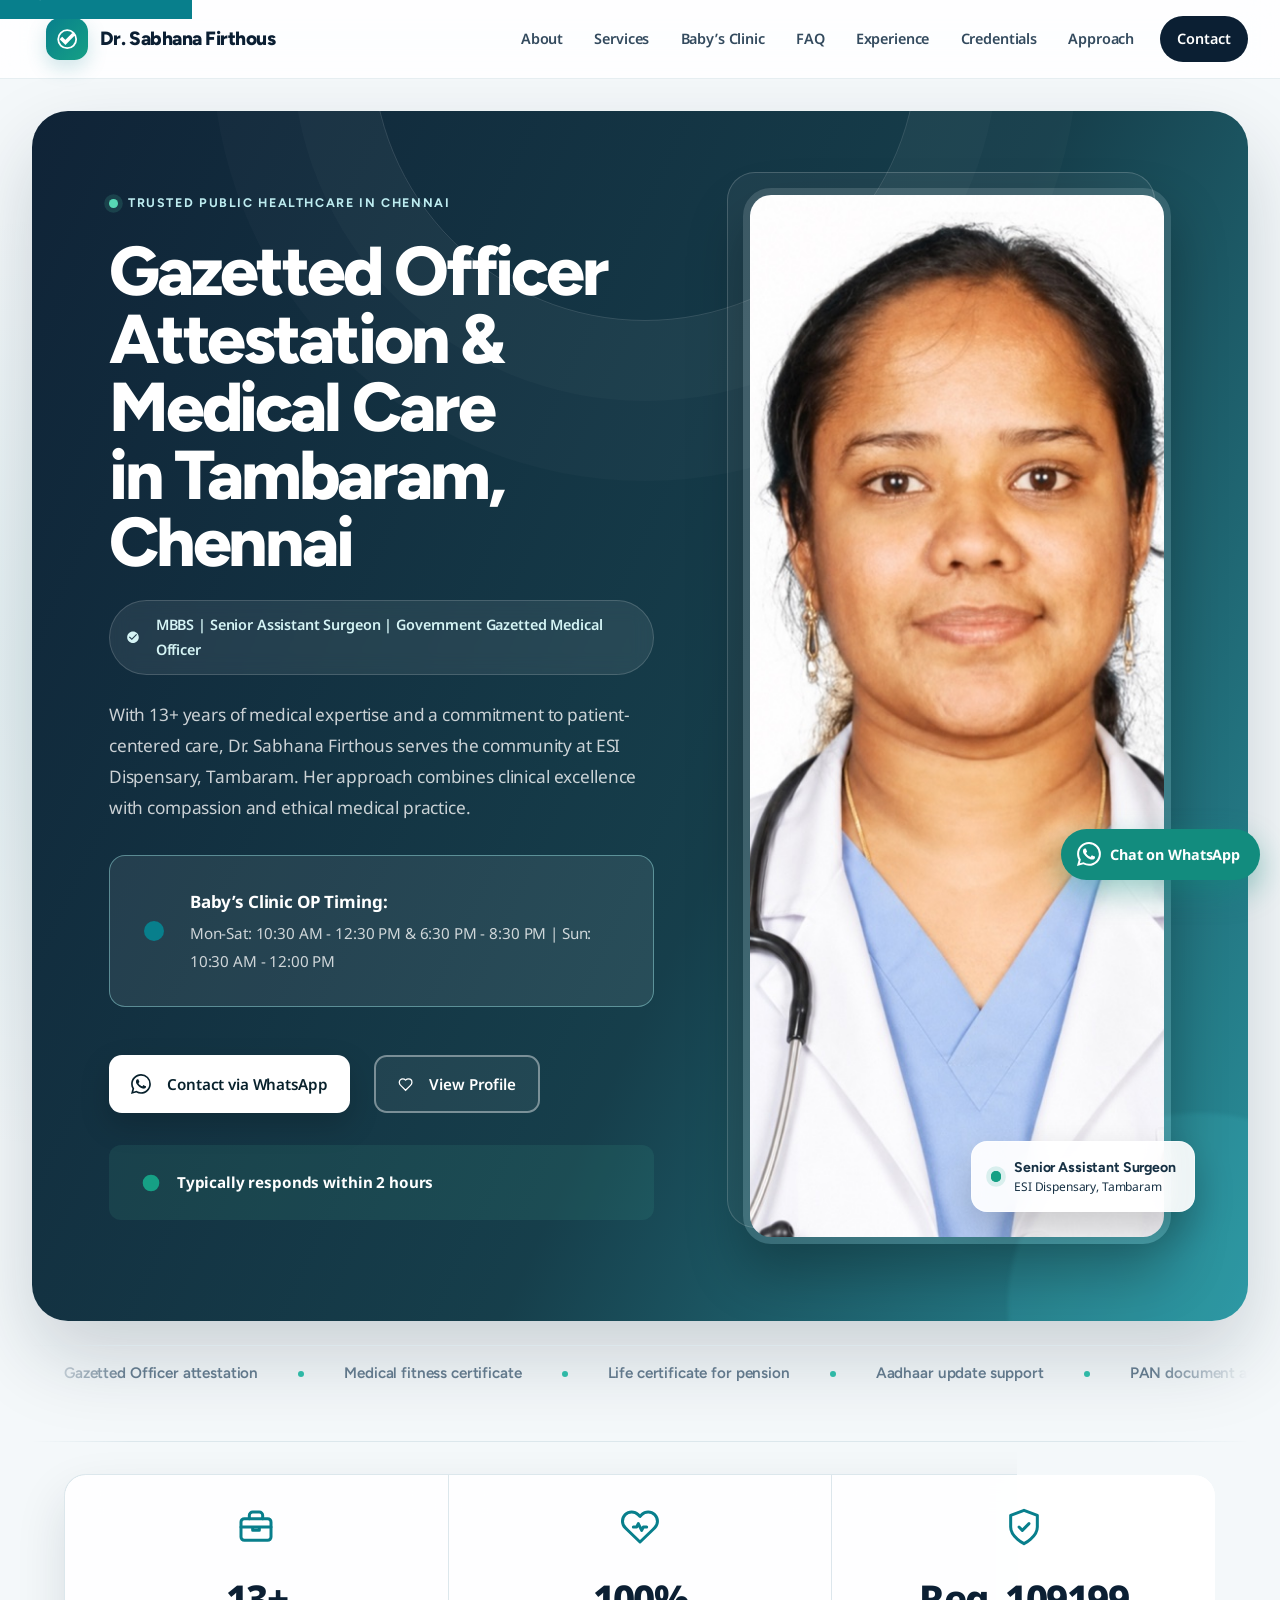
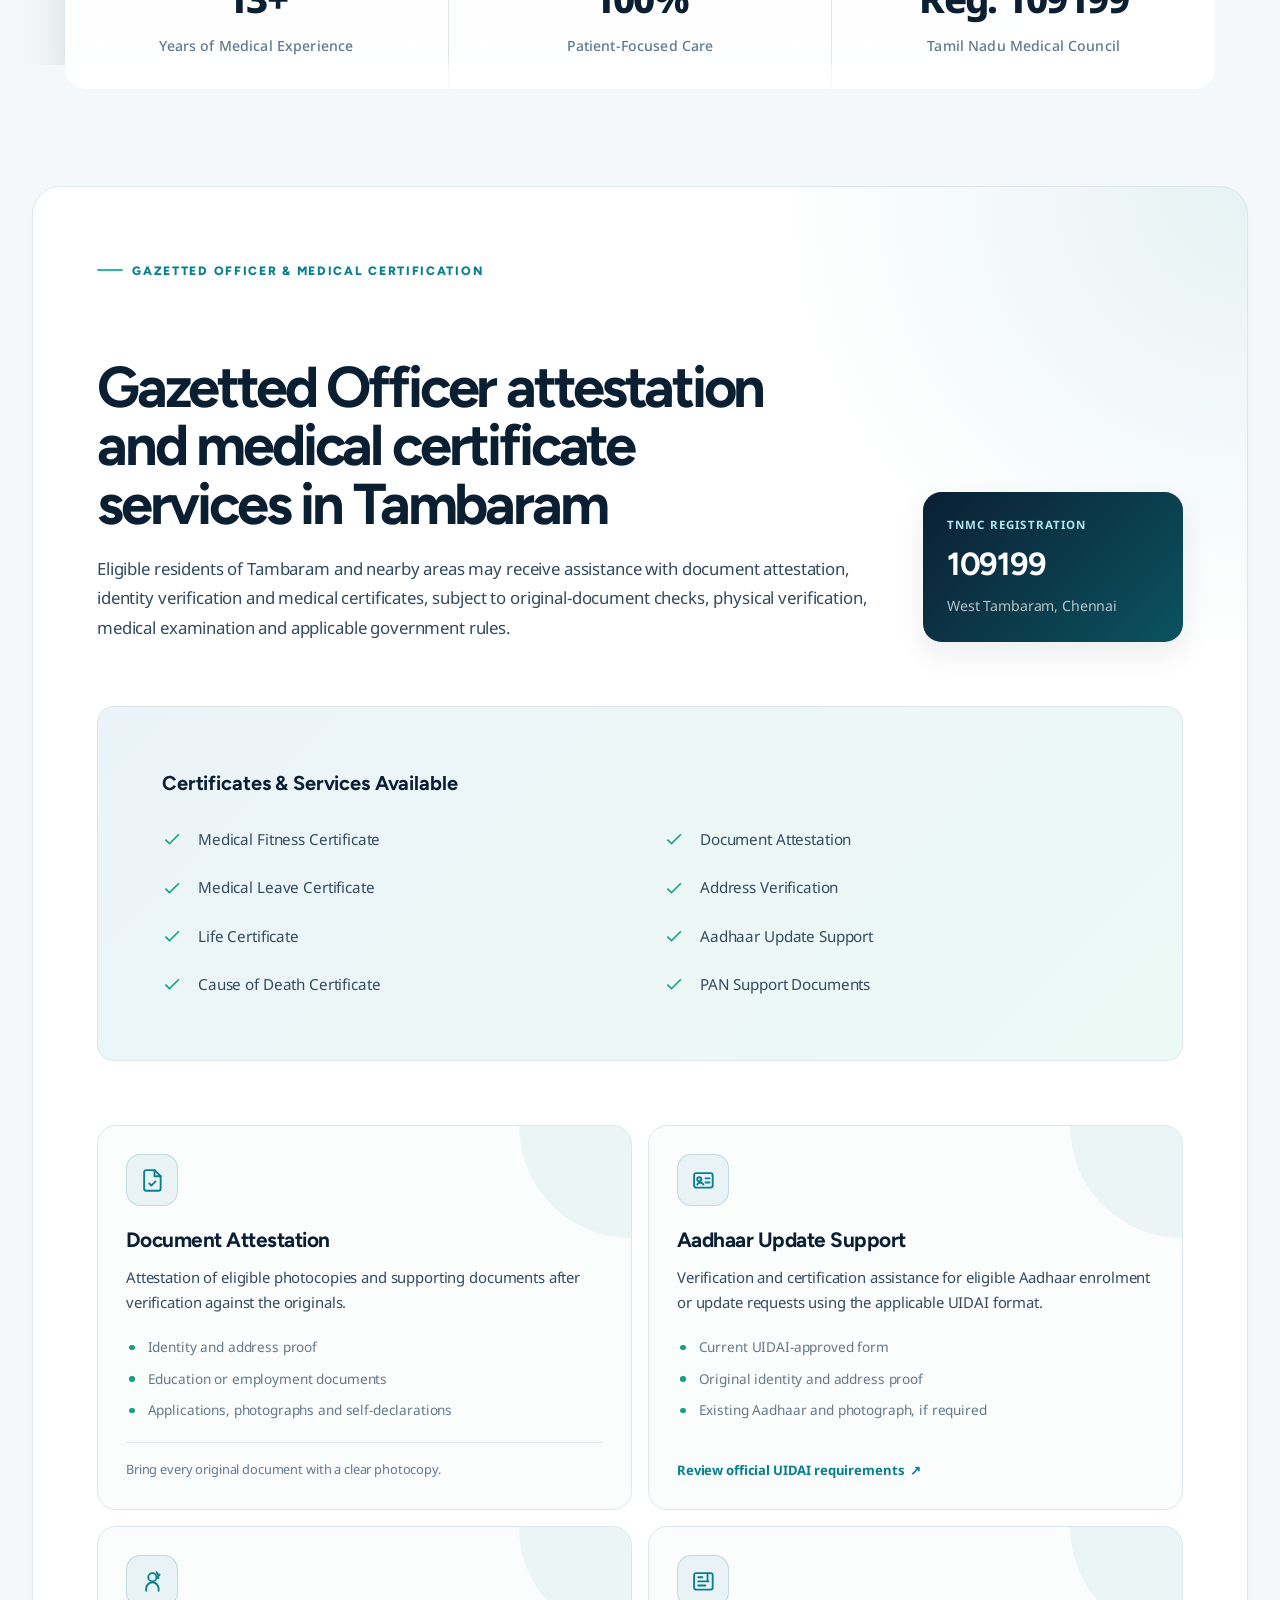
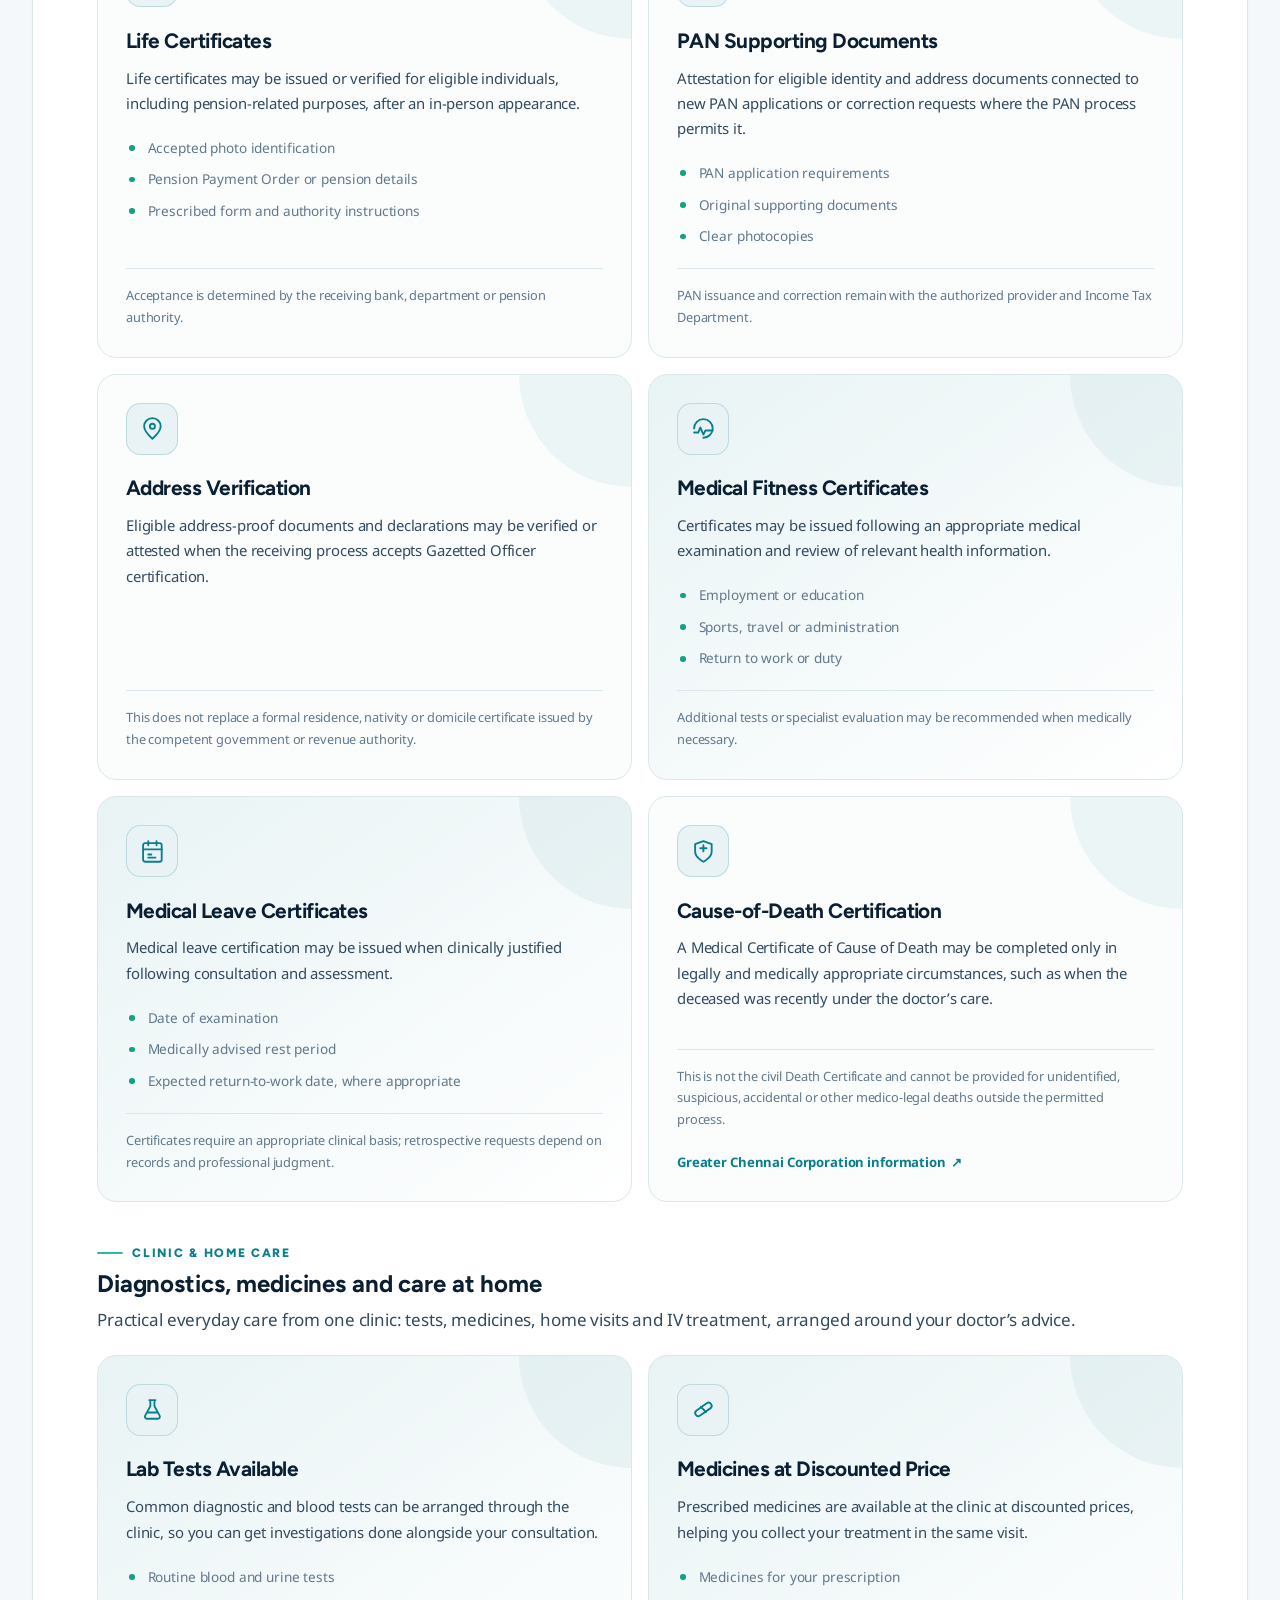
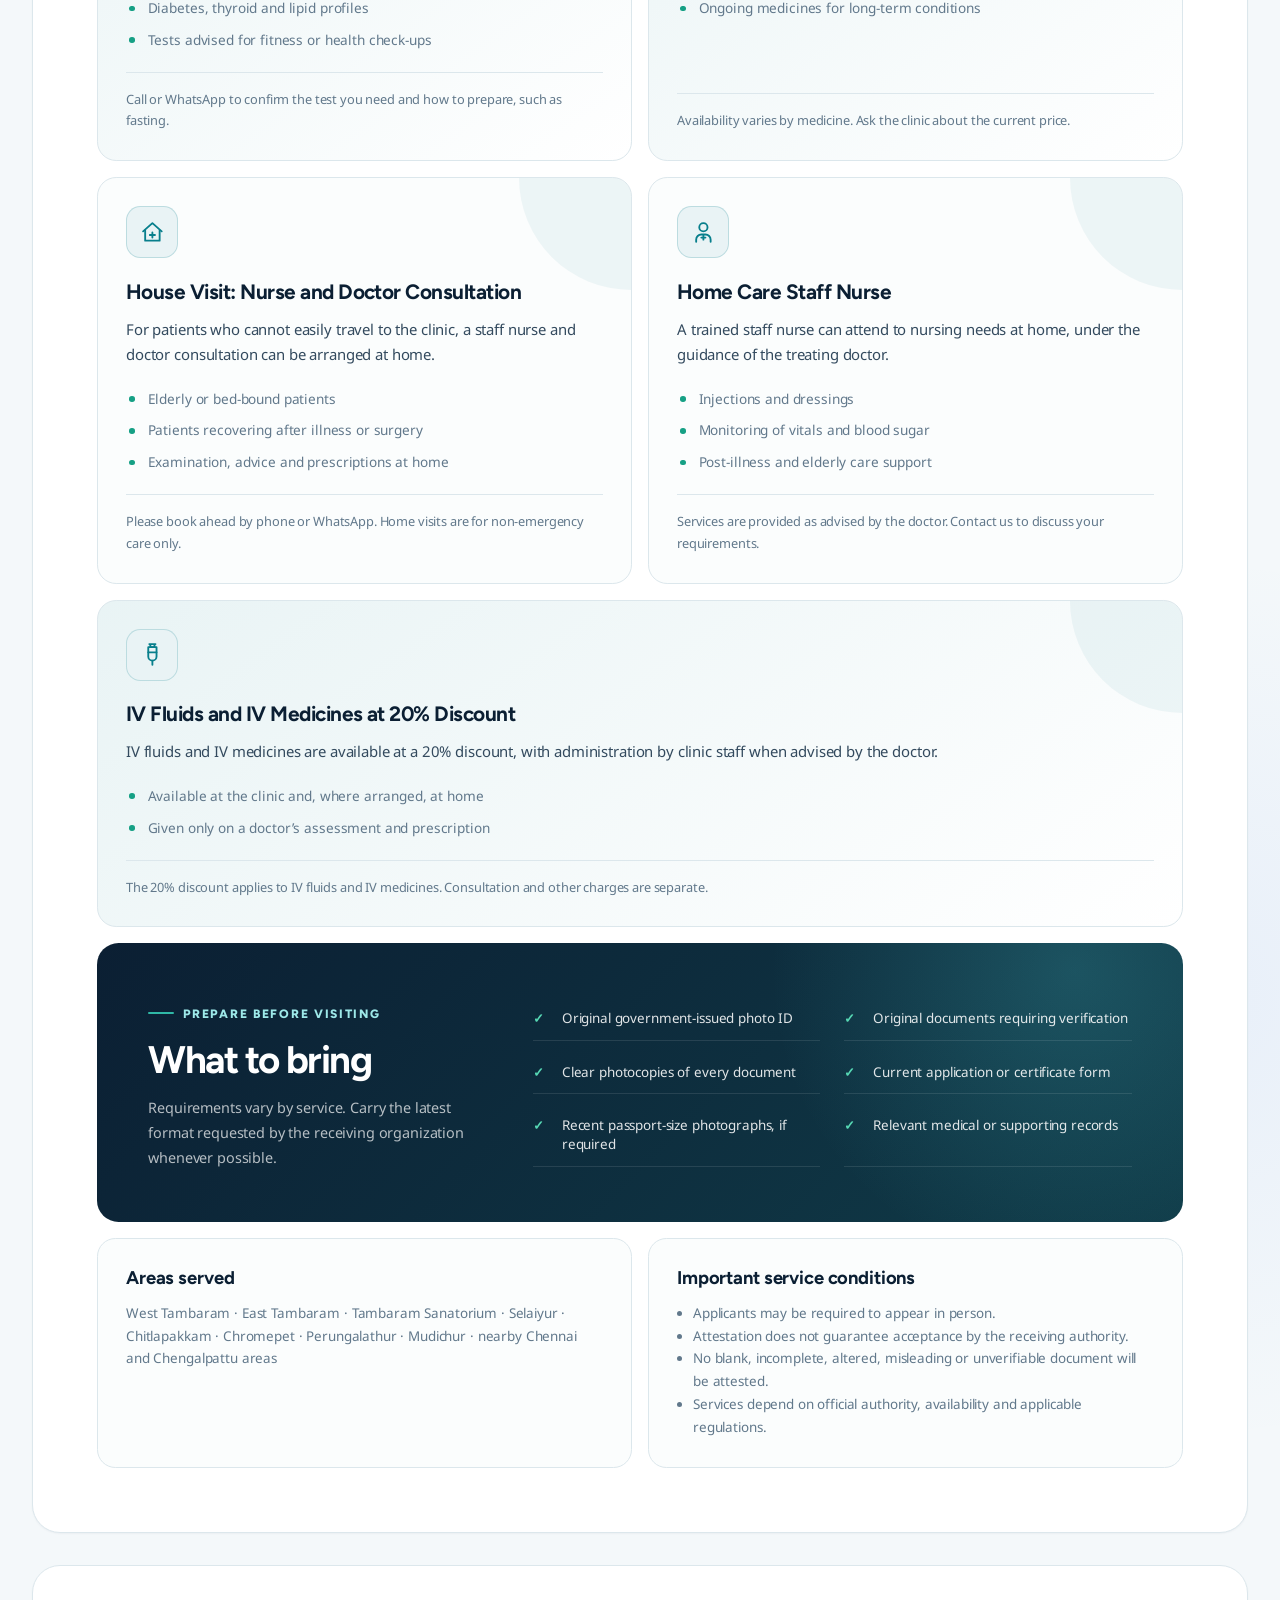
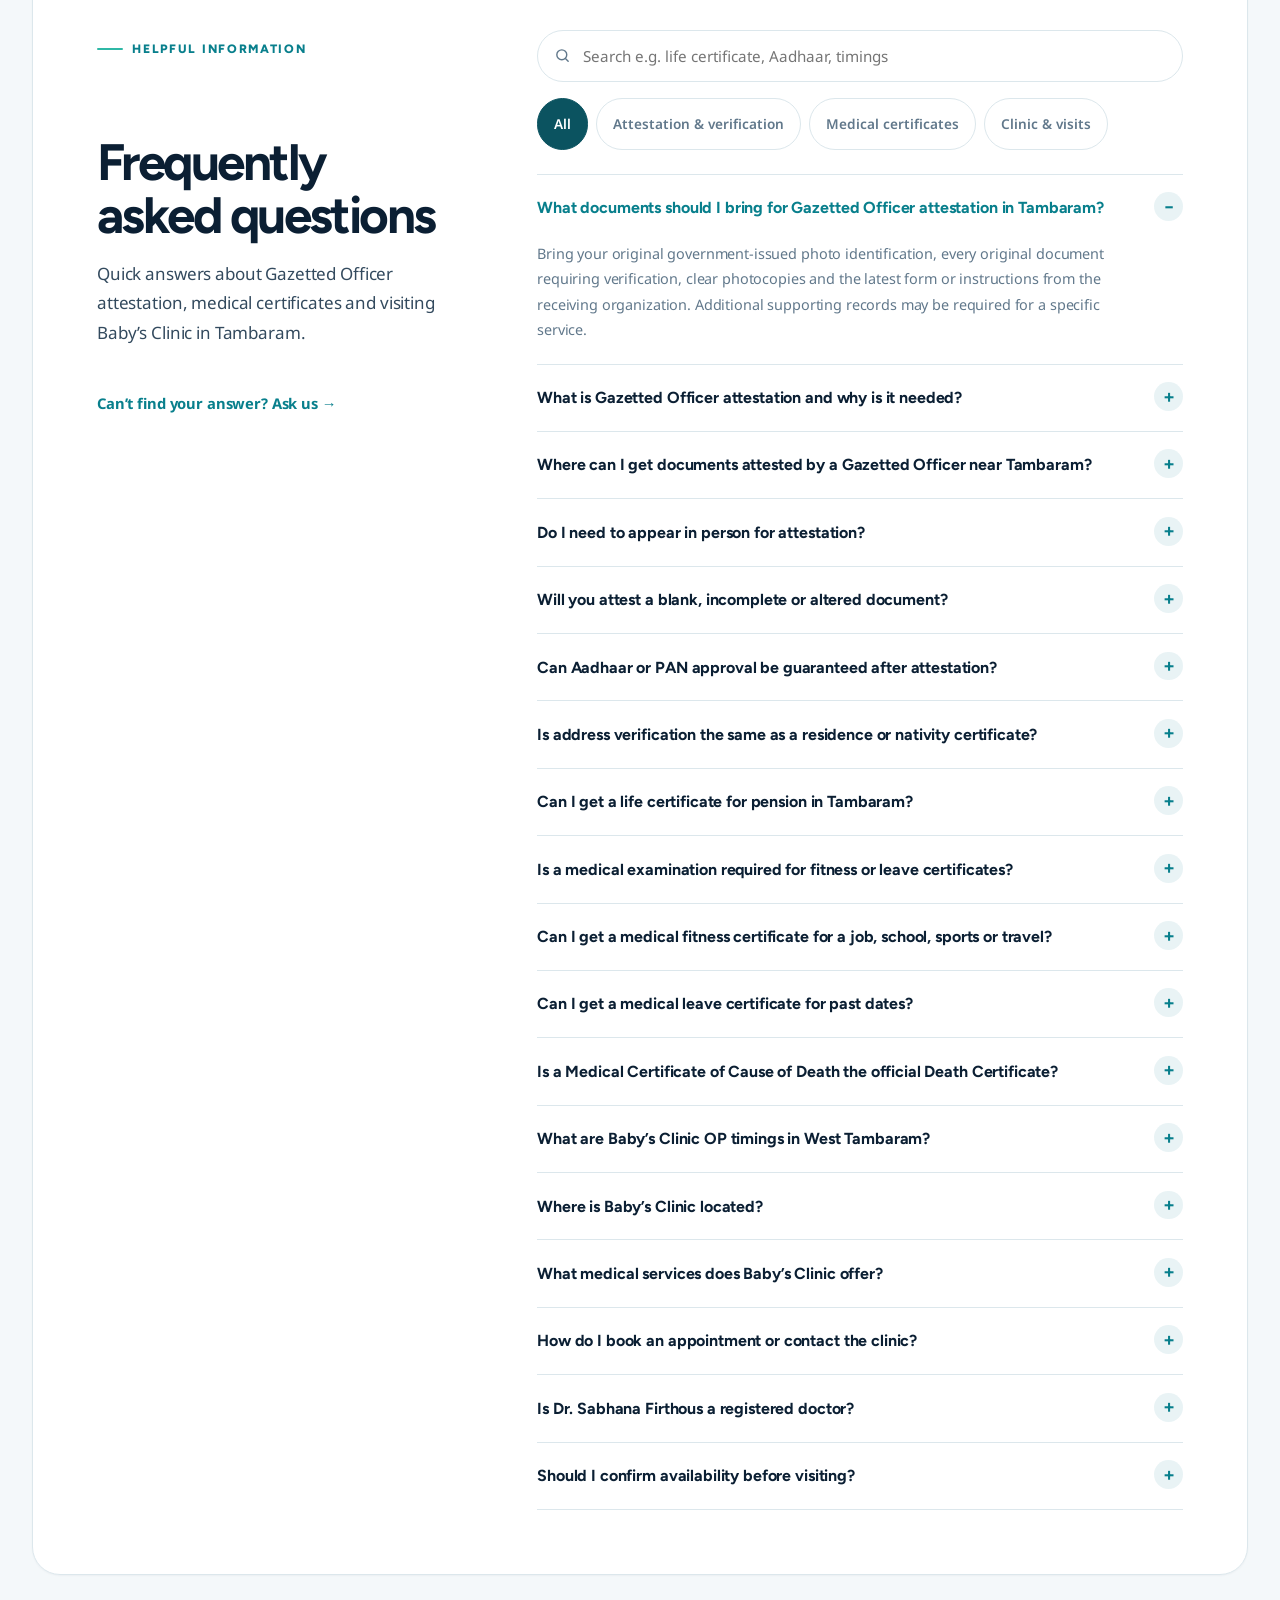
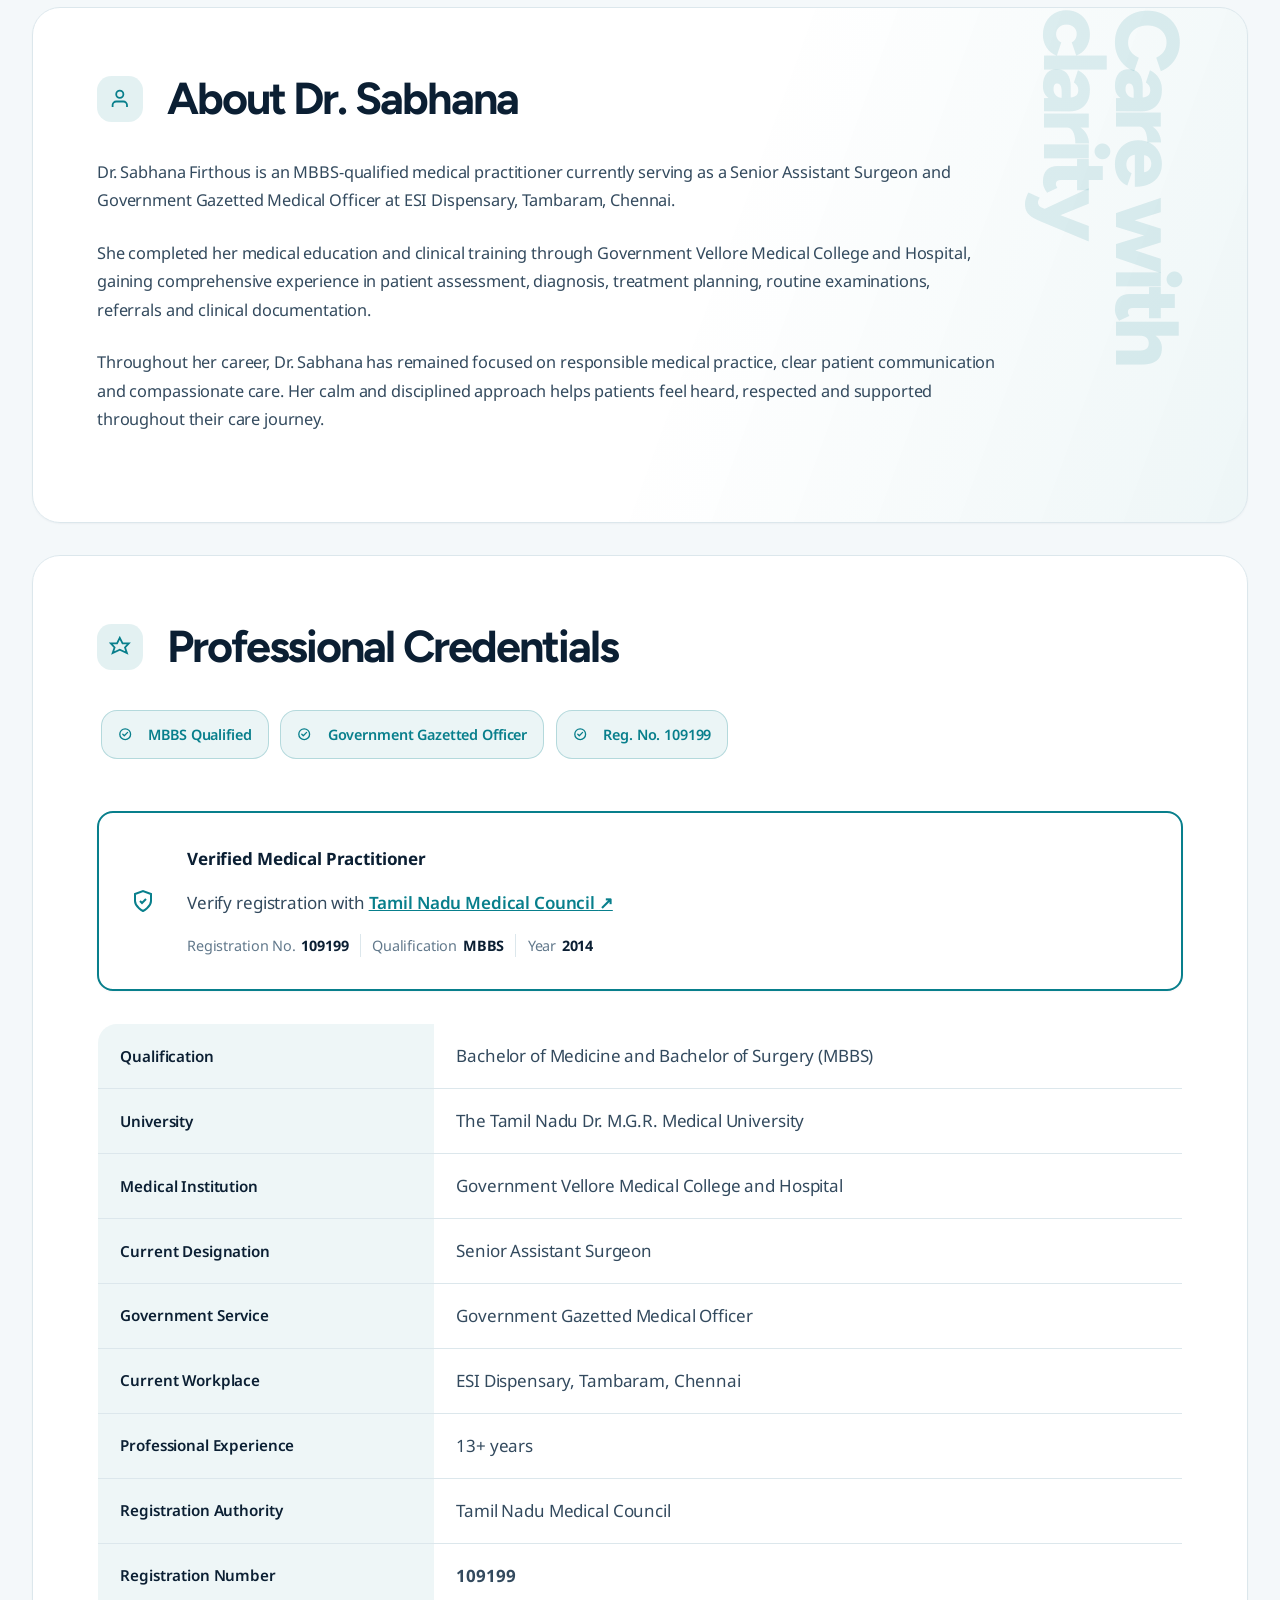
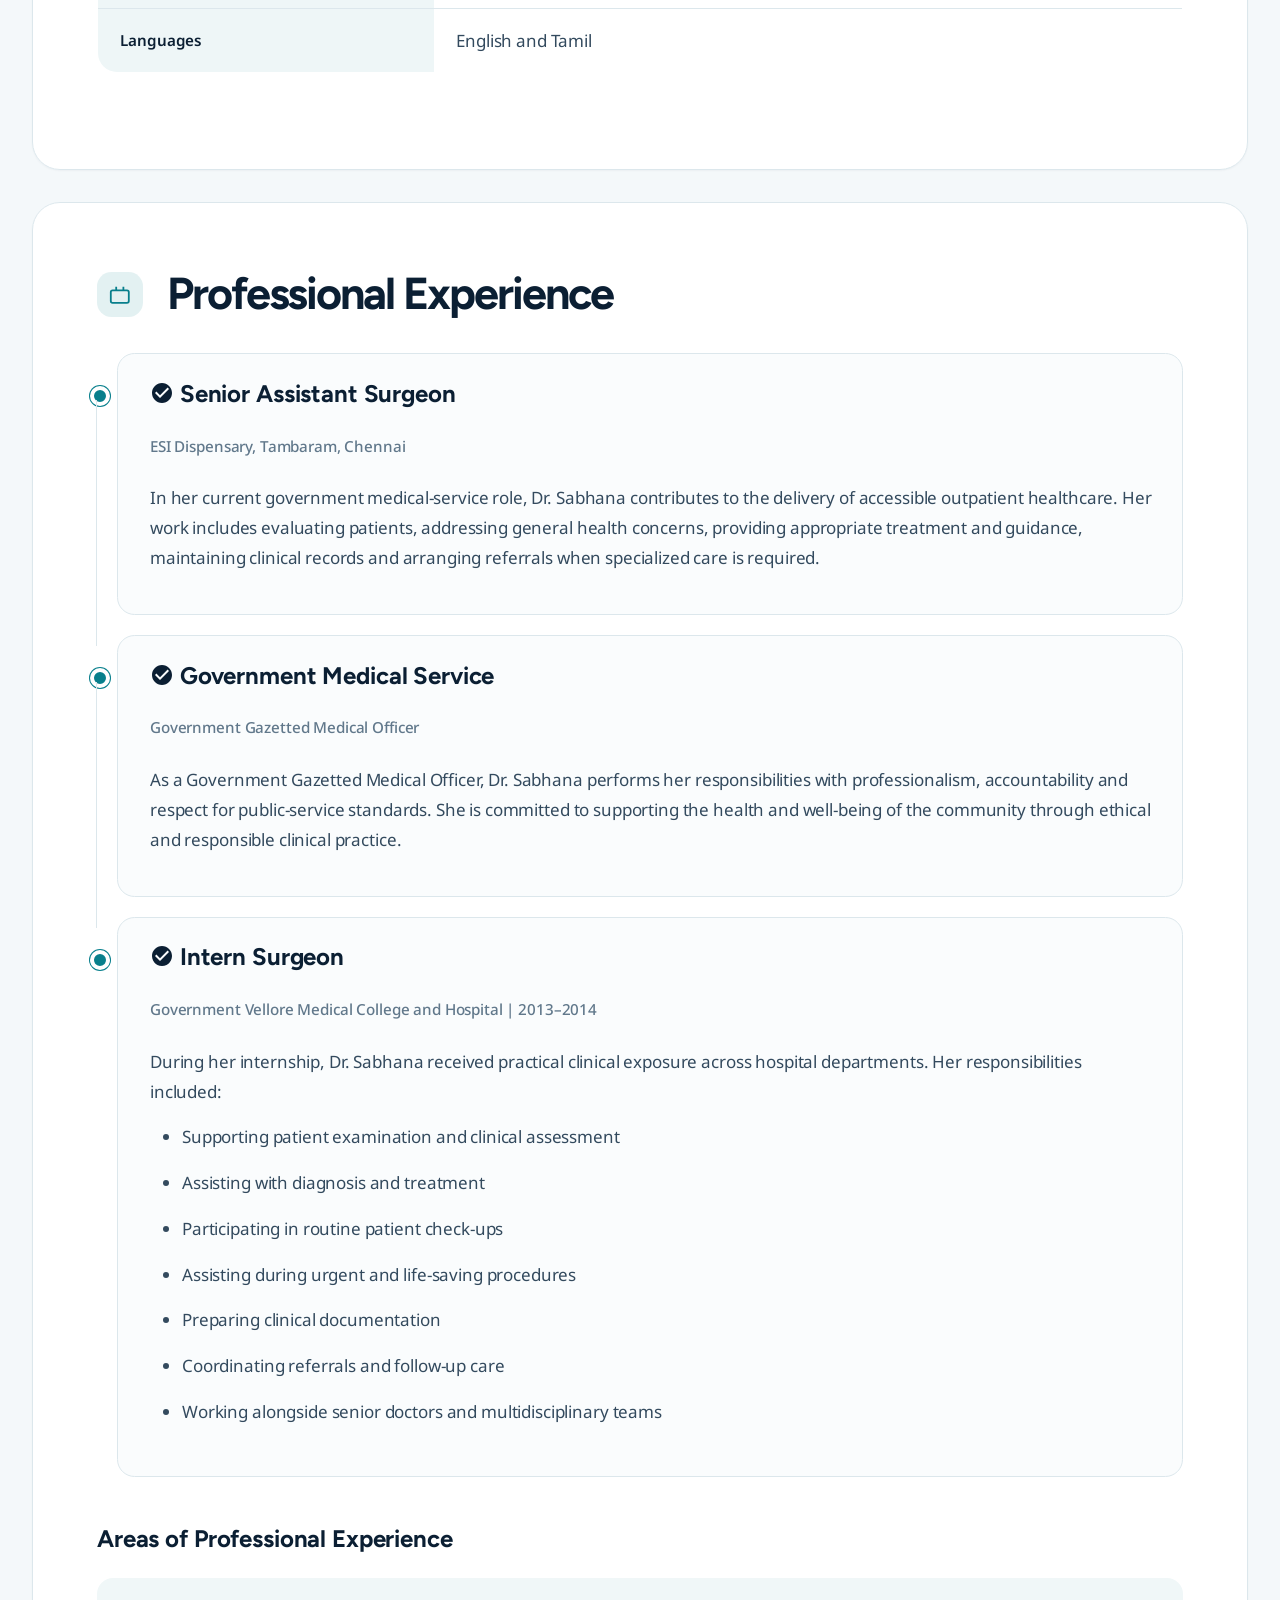
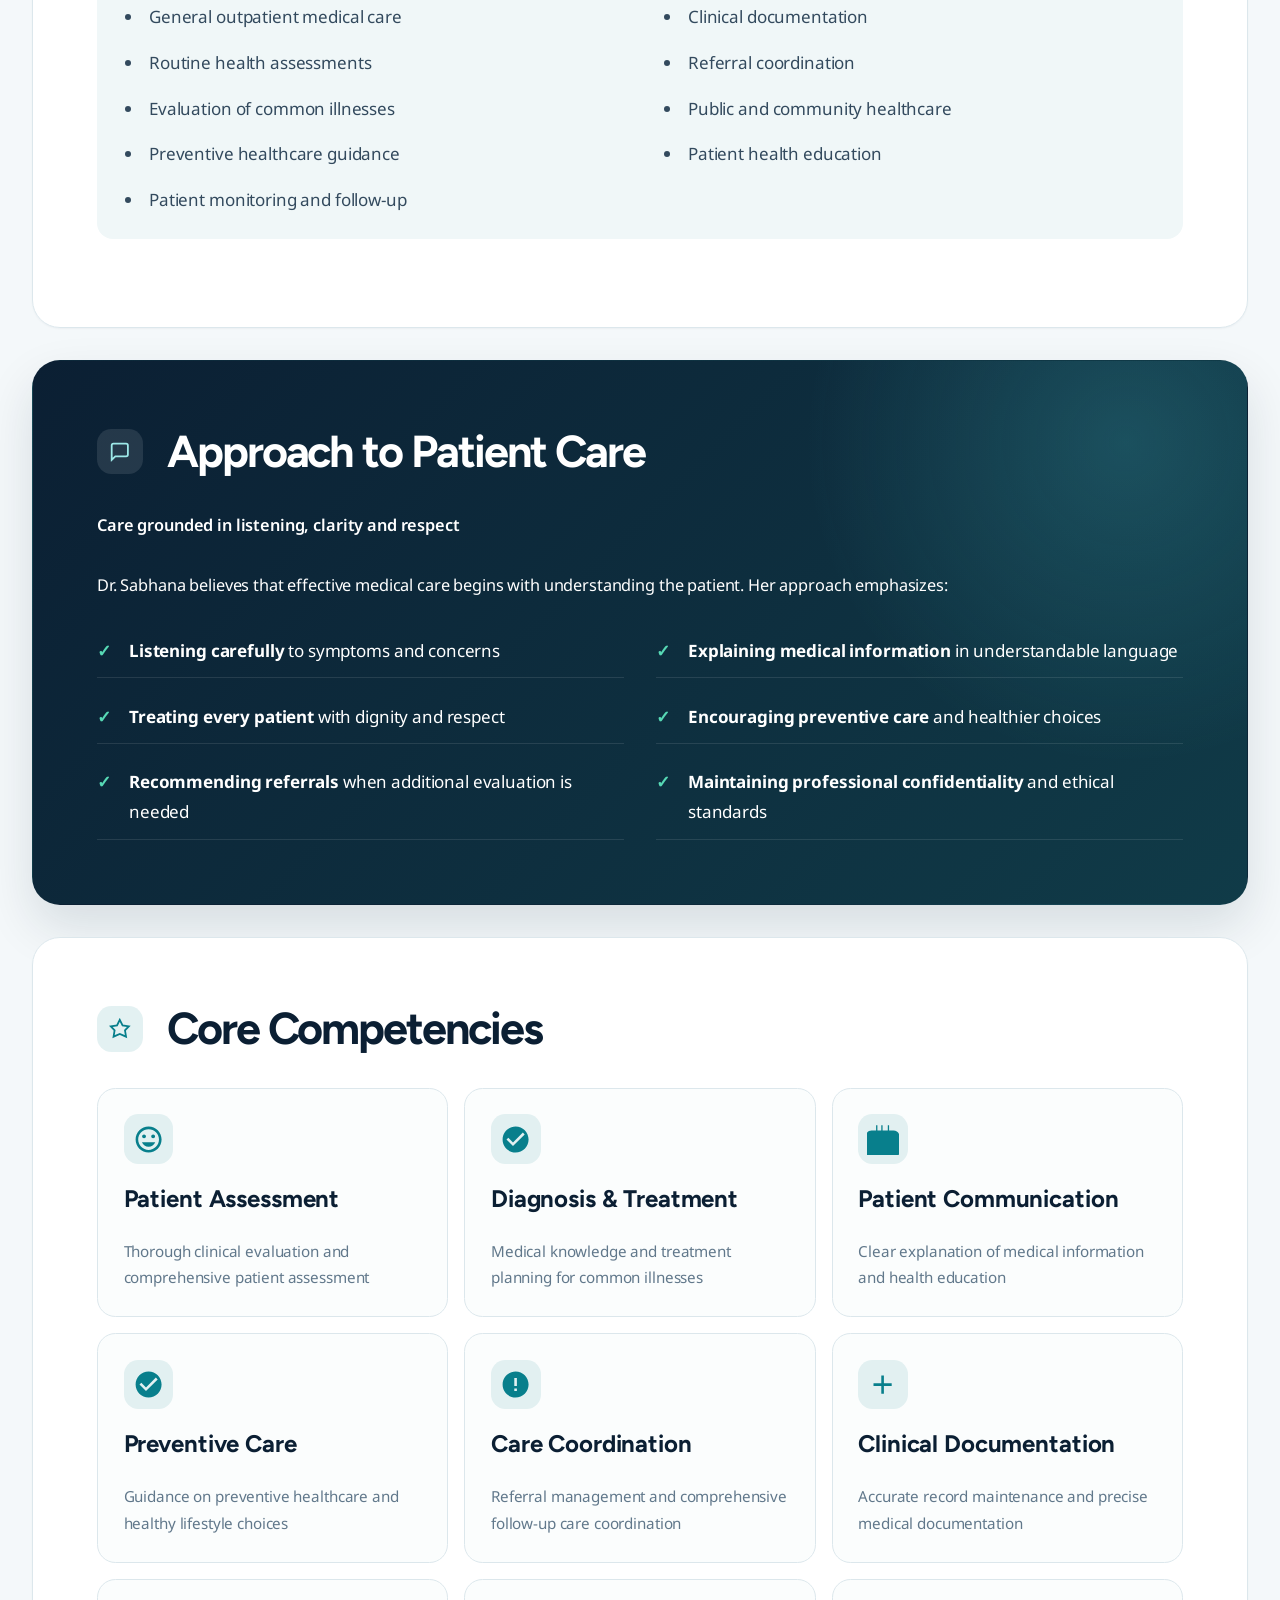
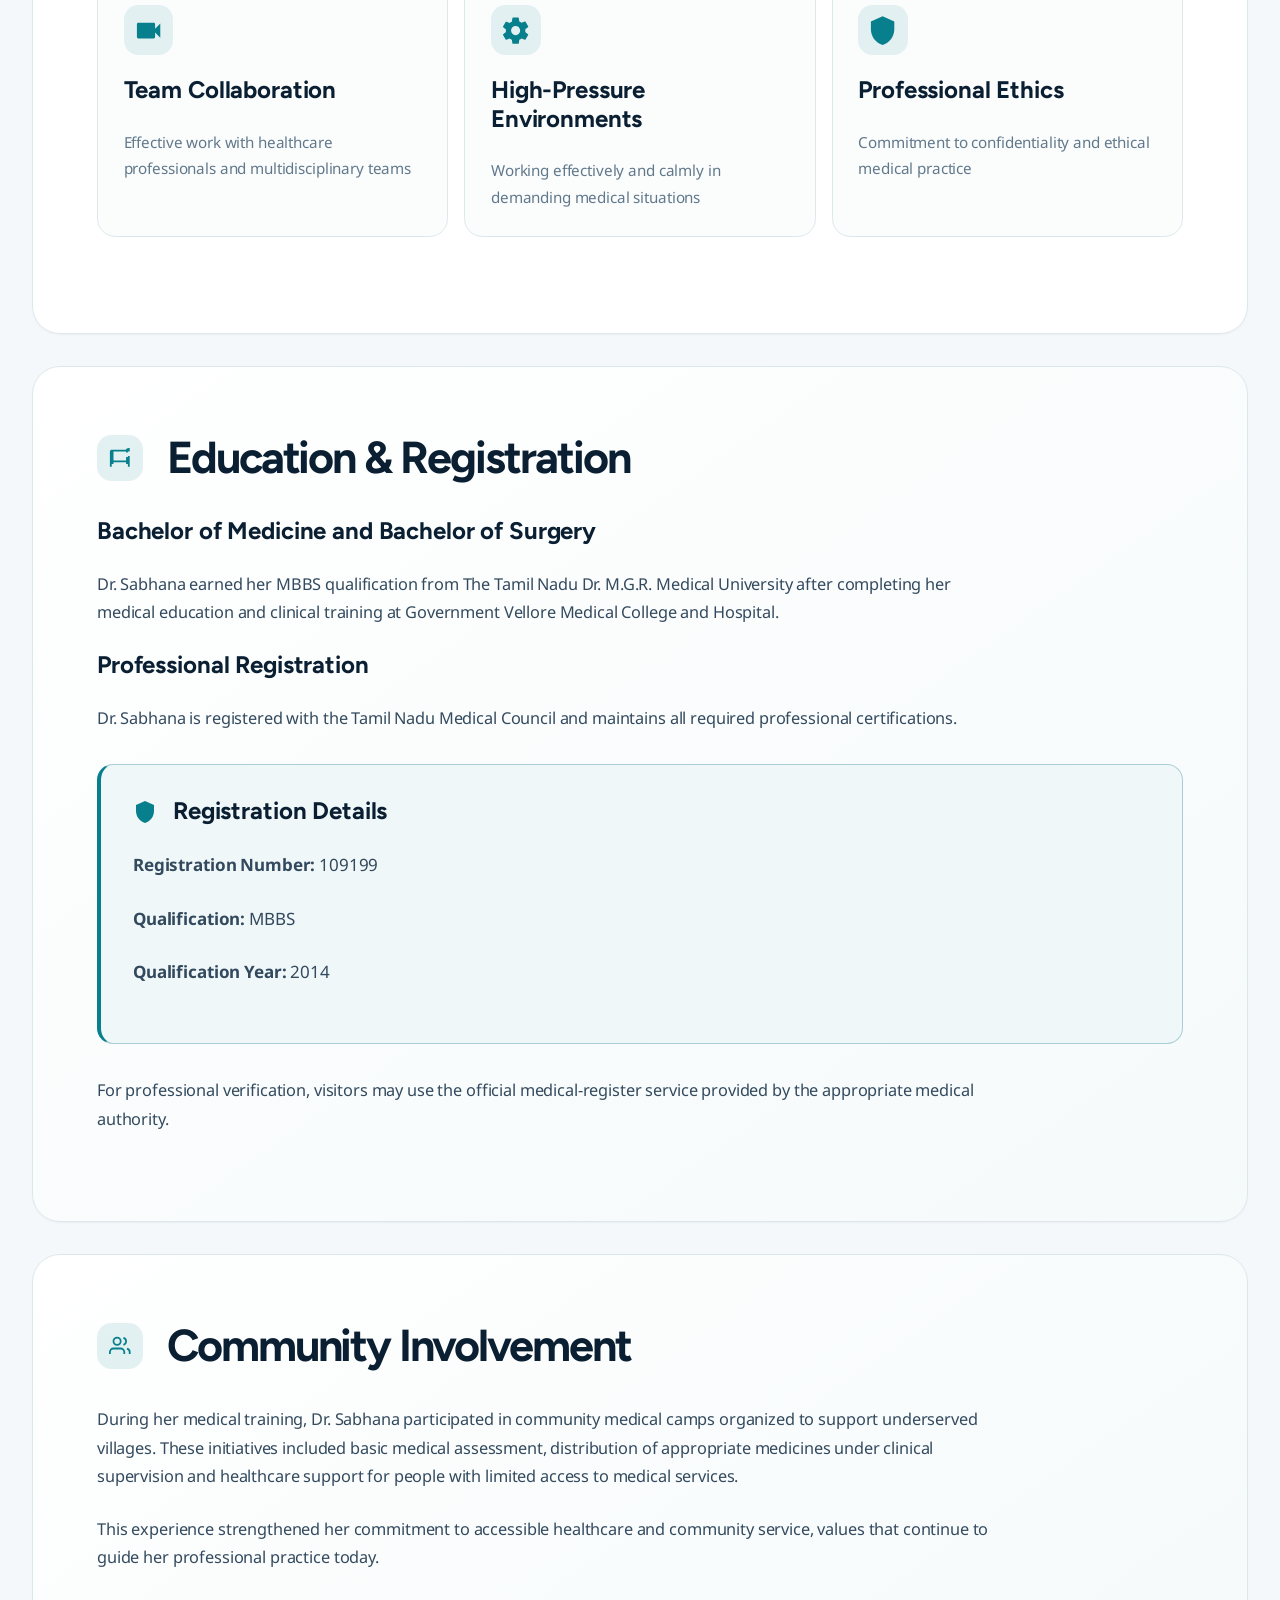
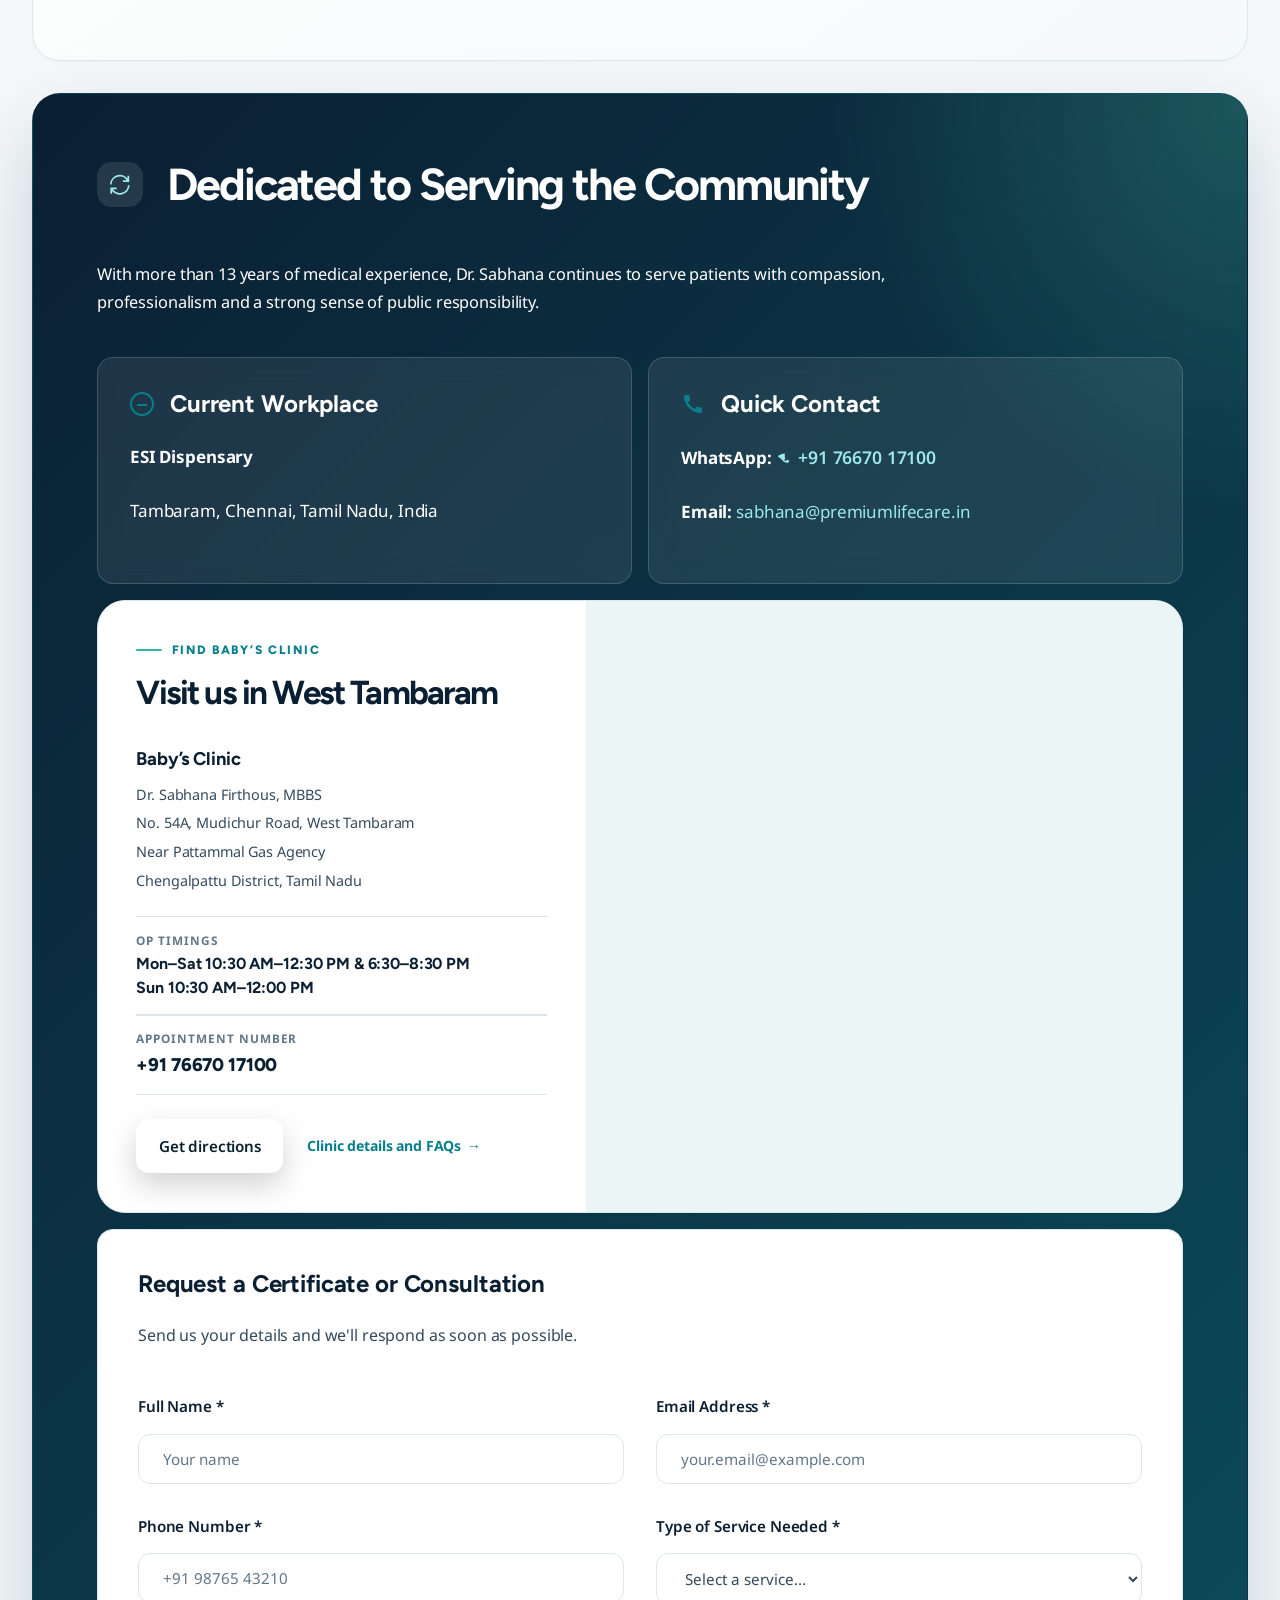
<file: index.html>
<!DOCTYPE html>
<html lang="en-IN">
<head>
    <meta charset="UTF-8">
    <link rel="icon" href="favicon.ico" sizes="16x16 32x32 48x48">
    <link rel="icon" type="image/png" href="images/favicon-48.png" sizes="48x48">
    <link rel="icon" type="image/svg+xml" href="images/favicon.svg" sizes="any">
    <link rel="apple-touch-icon" href="images/apple-touch-icon.png" sizes="180x180">
    <meta name="viewport" content="width=device-width, initial-scale=1.0">
    <meta name="description" content="Gazetted Officer attestation, life, fitness &amp; medical leave certificates and Aadhaar/PAN document support in West Tambaram, Chennai. Dr. Sabhana Firthous, MBBS.">
    <meta name="keywords" content="Gazetted Officer attestation Tambaram, medical certificate Tambaram, medical fitness certificate Chennai, life certificate, Aadhaar verification, PAN document attestation, Dr Sabhana Firthous">
    <meta name="robots" content="index, follow, max-image-preview:large, max-snippet:-1, max-video-preview:-1">
    <meta name="author" content="Dr. Sabhana Firthous">
    <meta name="theme-color" content="#0B1F33">

    <link rel="canonical" href="https://premiumlifecare.in/">
    <link rel="alternate" hreflang="en-IN" href="https://premiumlifecare.in/">
    <link rel="alternate" hreflang="x-default" href="https://premiumlifecare.in/">
    <meta name="geo.region" content="IN-TN">
    <meta name="geo.placename" content="West Tambaram, Chennai">
    <meta property="og:url" content="https://premiumlifecare.in/">
    <meta property="og:image" content="https://premiumlifecare.in/images/dr-sabhana-firthous.jpg">
    <meta property="og:image:alt" content="Dr. Sabhana Firthous, MBBS, Gazetted Officer and doctor in West Tambaram, Chennai">

    <meta property="og:type" content="website">
    <meta property="og:locale" content="en_IN">
    <meta property="og:site_name" content="Dr. Sabhana Firthous">
    <meta property="og:title" content="Gazetted Officer Attestation &amp; Medical Certificates in Tambaram | Dr. Sabhana Firthous">
    <meta property="og:description" content="Gazetted Officer attestation, life, fitness and medical leave certificates, Aadhaar and PAN document support in West Tambaram, Chennai.">
    <meta name="twitter:card" content="summary_large_image">
    <meta name="twitter:title" content="Gazetted Officer Attestation in Tambaram | Dr. Sabhana Firthous">
    <meta name="twitter:description" content="Attestation, medical certificates and Baby’s Clinic OPD in West Tambaram, Chennai.">
    <meta name="twitter:image" content="https://premiumlifecare.in/images/dr-sabhana-firthous.jpg">
    <meta name="twitter:image:alt" content="Dr. Sabhana Firthous, MBBS, Gazetted Officer and doctor in West Tambaram, Chennai">

    <title>Gazetted Officer Attestation Tambaram | Dr. Sabhana Firthous</title>

    <link rel="preconnect" href="https://fonts.googleapis.com">
    <link rel="preconnect" href="https://fonts.gstatic.com" crossorigin>
    <link href="https://fonts.googleapis.com/css2?family=Figtree:wght@300;400;500;600;700;800&amp;family=Noto+Sans:wght@300;400;500;600;700&amp;display=swap" rel="stylesheet">
    <link rel="stylesheet" href="styles/styles.css?v=20261013-services-4">

    <script type="application/ld+json">
    {
        "@context": "https://schema.org",
        "@graph": [
            {
                "@type": "WebSite",
                "@id": "https://premiumlifecare.in/#website",
                "url": "https://premiumlifecare.in/",
                "name": "Dr. Sabhana Firthous",
                "inLanguage": "en-IN",
                "publisher": {
                    "@id": "https://premiumlifecare.in/#doctor"
                }
            },
            {
                "@type": "WebPage",
                "@id": "https://premiumlifecare.in/#webpage",
                "url": "https://premiumlifecare.in/",
                "name": "Gazetted Officer Attestation in Tambaram, Chennai | Dr. Sabhana Firthous",
                "isPartOf": {
                    "@id": "https://premiumlifecare.in/#website"
                },
                "about": {
                    "@id": "https://premiumlifecare.in/#doctor"
                },
                "primaryImageOfPage": {
                    "@type": "ImageObject",
                    "url": "https://premiumlifecare.in/images/dr-sabhana-firthous.jpg",
                    "width": 900,
                    "height": 1072
                },
                "inLanguage": "en-IN",
                "breadcrumb": {
                    "@id": "https://premiumlifecare.in/#breadcrumb"
                }
            },
            {
                "@type": "BreadcrumbList",
                "@id": "https://premiumlifecare.in/#breadcrumb",
                "itemListElement": [
                    {
                        "@type": "ListItem",
                        "position": 1,
                        "name": "Home",
                        "item": "https://premiumlifecare.in/"
                    }
                ]
            },
            {
                "@type": [
                    "Person",
                    "Physician"
                ],
                "name": "Dr. Sabhana Firthous",
                "honorificPrefix": "Dr.",
                "honorificSuffix": "MBBS",
                "jobTitle": "Senior Assistant Surgeon and Government Gazetted Medical Officer",
                "description": "MBBS-qualified medical practitioner with more than 13 years of experience serving Tambaram, Chennai.",
                "telephone": "+917667017100",
                "email": "sabhana@premiumlifecare.in",
                "worksFor": [
                    {
                        "@type": "GovernmentOrganization",
                        "name": "ESI Dispensary, Tambaram"
                    },
                    {
                        "@id": "https://premiumlifecare.in/clinic.html#clinic"
                    }
                ],
                "alumniOf": {
                    "@type": "CollegeOrUniversity",
                    "name": "Government Vellore Medical College and Hospital"
                },
                "hasCredential": [
                    {
                        "@type": "EducationalOccupationalCredential",
                        "credentialCategory": "Medical degree",
                        "name": "Bachelor of Medicine and Bachelor of Surgery (MBBS)"
                    },
                    {
                        "@type": "EducationalOccupationalCredential",
                        "credentialCategory": "Professional registration",
                        "recognizedBy": {
                            "@type": "Organization",
                            "name": "Tamil Nadu Medical Council"
                        },
                        "identifier": "109199"
                    }
                ],
                "knowsLanguage": [
                    "English",
                    "Tamil"
                ],
                "@id": "https://premiumlifecare.in/#doctor",
                "url": "https://premiumlifecare.in/",
                "image": "https://premiumlifecare.in/images/dr-sabhana-firthous.jpg",
                "medicalSpecialty": "PrimaryCare",
                "areaServed": [
                    {
                        "@type": "Place",
                        "name": "West Tambaram"
                    },
                    {
                        "@type": "Place",
                        "name": "East Tambaram"
                    },
                    {
                        "@type": "Place",
                        "name": "Tambaram Sanatorium"
                    },
                    {
                        "@type": "Place",
                        "name": "Selaiyur"
                    },
                    {
                        "@type": "Place",
                        "name": "Chitlapakkam"
                    },
                    {
                        "@type": "Place",
                        "name": "Chromepet"
                    },
                    {
                        "@type": "Place",
                        "name": "Perungalathur"
                    },
                    {
                        "@type": "Place",
                        "name": "Mudichur"
                    },
                    {
                        "@type": "Place",
                        "name": "Chennai"
                    }
                ]
            },
            {
                "@type": "ItemList",
                "name": "Gazetted Officer attestation and medical certificate services in Tambaram, Chennai",
                "itemListElement": [
                    {
                        "@type": "ListItem",
                        "position": 1,
                        "item": {
                            "@type": "Service",
                            "name": "Gazetted Officer document attestation",
                            "description": "Attestation of eligible photocopies and supporting documents after verification against the originals.",
                            "provider": {
                                "@id": "https://premiumlifecare.in/#doctor"
                            },
                            "areaServed": [
                                {
                                    "@type": "Place",
                                    "name": "West Tambaram"
                                },
                                {
                                    "@type": "Place",
                                    "name": "East Tambaram"
                                },
                                {
                                    "@type": "Place",
                                    "name": "Tambaram Sanatorium"
                                },
                                {
                                    "@type": "Place",
                                    "name": "Selaiyur"
                                },
                                {
                                    "@type": "Place",
                                    "name": "Chitlapakkam"
                                },
                                {
                                    "@type": "Place",
                                    "name": "Chromepet"
                                },
                                {
                                    "@type": "Place",
                                    "name": "Perungalathur"
                                },
                                {
                                    "@type": "Place",
                                    "name": "Mudichur"
                                },
                                {
                                    "@type": "Place",
                                    "name": "Chennai"
                                }
                            ],
                            "serviceType": "Gazetted Officer document attestation"
                        }
                    },
                    {
                        "@type": "ListItem",
                        "position": 2,
                        "item": {
                            "@type": "Service",
                            "name": "Aadhaar update support",
                            "description": "Verification and certification assistance for eligible Aadhaar enrolment or update requests.",
                            "provider": {
                                "@id": "https://premiumlifecare.in/#doctor"
                            },
                            "areaServed": [
                                {
                                    "@type": "Place",
                                    "name": "West Tambaram"
                                },
                                {
                                    "@type": "Place",
                                    "name": "East Tambaram"
                                },
                                {
                                    "@type": "Place",
                                    "name": "Tambaram Sanatorium"
                                },
                                {
                                    "@type": "Place",
                                    "name": "Selaiyur"
                                },
                                {
                                    "@type": "Place",
                                    "name": "Chitlapakkam"
                                },
                                {
                                    "@type": "Place",
                                    "name": "Chromepet"
                                },
                                {
                                    "@type": "Place",
                                    "name": "Perungalathur"
                                },
                                {
                                    "@type": "Place",
                                    "name": "Mudichur"
                                },
                                {
                                    "@type": "Place",
                                    "name": "Chennai"
                                }
                            ],
                            "serviceType": "Aadhaar update support"
                        }
                    },
                    {
                        "@type": "ListItem",
                        "position": 3,
                        "item": {
                            "@type": "Service",
                            "name": "Life certificate for pension",
                            "description": "Life certificates for eligible individuals, including pension-related purposes, after an in-person appearance.",
                            "provider": {
                                "@id": "https://premiumlifecare.in/#doctor"
                            },
                            "areaServed": [
                                {
                                    "@type": "Place",
                                    "name": "West Tambaram"
                                },
                                {
                                    "@type": "Place",
                                    "name": "East Tambaram"
                                },
                                {
                                    "@type": "Place",
                                    "name": "Tambaram Sanatorium"
                                },
                                {
                                    "@type": "Place",
                                    "name": "Selaiyur"
                                },
                                {
                                    "@type": "Place",
                                    "name": "Chitlapakkam"
                                },
                                {
                                    "@type": "Place",
                                    "name": "Chromepet"
                                },
                                {
                                    "@type": "Place",
                                    "name": "Perungalathur"
                                },
                                {
                                    "@type": "Place",
                                    "name": "Mudichur"
                                },
                                {
                                    "@type": "Place",
                                    "name": "Chennai"
                                }
                            ],
                            "serviceType": "Life certificate for pension"
                        }
                    },
                    {
                        "@type": "ListItem",
                        "position": 4,
                        "item": {
                            "@type": "Service",
                            "name": "PAN supporting document attestation",
                            "description": "Attestation of eligible identity and address documents for PAN applications or corrections where permitted.",
                            "provider": {
                                "@id": "https://premiumlifecare.in/#doctor"
                            },
                            "areaServed": [
                                {
                                    "@type": "Place",
                                    "name": "West Tambaram"
                                },
                                {
                                    "@type": "Place",
                                    "name": "East Tambaram"
                                },
                                {
                                    "@type": "Place",
                                    "name": "Tambaram Sanatorium"
                                },
                                {
                                    "@type": "Place",
                                    "name": "Selaiyur"
                                },
                                {
                                    "@type": "Place",
                                    "name": "Chitlapakkam"
                                },
                                {
                                    "@type": "Place",
                                    "name": "Chromepet"
                                },
                                {
                                    "@type": "Place",
                                    "name": "Perungalathur"
                                },
                                {
                                    "@type": "Place",
                                    "name": "Mudichur"
                                },
                                {
                                    "@type": "Place",
                                    "name": "Chennai"
                                }
                            ],
                            "serviceType": "PAN supporting document attestation"
                        }
                    },
                    {
                        "@type": "ListItem",
                        "position": 5,
                        "item": {
                            "@type": "Service",
                            "name": "Address verification",
                            "description": "Verification or attestation of address-proof documents where Gazetted Officer certification is accepted.",
                            "provider": {
                                "@id": "https://premiumlifecare.in/#doctor"
                            },
                            "areaServed": [
                                {
                                    "@type": "Place",
                                    "name": "West Tambaram"
                                },
                                {
                                    "@type": "Place",
                                    "name": "East Tambaram"
                                },
                                {
                                    "@type": "Place",
                                    "name": "Tambaram Sanatorium"
                                },
                                {
                                    "@type": "Place",
                                    "name": "Selaiyur"
                                },
                                {
                                    "@type": "Place",
                                    "name": "Chitlapakkam"
                                },
                                {
                                    "@type": "Place",
                                    "name": "Chromepet"
                                },
                                {
                                    "@type": "Place",
                                    "name": "Perungalathur"
                                },
                                {
                                    "@type": "Place",
                                    "name": "Mudichur"
                                },
                                {
                                    "@type": "Place",
                                    "name": "Chennai"
                                }
                            ],
                            "serviceType": "Address verification"
                        }
                    },
                    {
                        "@type": "ListItem",
                        "position": 6,
                        "item": {
                            "@type": "Service",
                            "name": "Medical fitness certificate",
                            "description": "Medical fitness certificates issued after an appropriate medical examination.",
                            "provider": {
                                "@id": "https://premiumlifecare.in/#doctor"
                            },
                            "areaServed": [
                                {
                                    "@type": "Place",
                                    "name": "West Tambaram"
                                },
                                {
                                    "@type": "Place",
                                    "name": "East Tambaram"
                                },
                                {
                                    "@type": "Place",
                                    "name": "Tambaram Sanatorium"
                                },
                                {
                                    "@type": "Place",
                                    "name": "Selaiyur"
                                },
                                {
                                    "@type": "Place",
                                    "name": "Chitlapakkam"
                                },
                                {
                                    "@type": "Place",
                                    "name": "Chromepet"
                                },
                                {
                                    "@type": "Place",
                                    "name": "Perungalathur"
                                },
                                {
                                    "@type": "Place",
                                    "name": "Mudichur"
                                },
                                {
                                    "@type": "Place",
                                    "name": "Chennai"
                                }
                            ],
                            "serviceType": "Medical fitness certificate"
                        }
                    },
                    {
                        "@type": "ListItem",
                        "position": 7,
                        "item": {
                            "@type": "Service",
                            "name": "Medical leave certificate",
                            "description": "Medical leave certificates issued when clinically justified after consultation.",
                            "provider": {
                                "@id": "https://premiumlifecare.in/#doctor"
                            },
                            "areaServed": [
                                {
                                    "@type": "Place",
                                    "name": "West Tambaram"
                                },
                                {
                                    "@type": "Place",
                                    "name": "East Tambaram"
                                },
                                {
                                    "@type": "Place",
                                    "name": "Tambaram Sanatorium"
                                },
                                {
                                    "@type": "Place",
                                    "name": "Selaiyur"
                                },
                                {
                                    "@type": "Place",
                                    "name": "Chitlapakkam"
                                },
                                {
                                    "@type": "Place",
                                    "name": "Chromepet"
                                },
                                {
                                    "@type": "Place",
                                    "name": "Perungalathur"
                                },
                                {
                                    "@type": "Place",
                                    "name": "Mudichur"
                                },
                                {
                                    "@type": "Place",
                                    "name": "Chennai"
                                }
                            ],
                            "serviceType": "Medical leave certificate"
                        }
                    },
                    {
                        "@type": "ListItem",
                        "position": 8,
                        "item": {
                            "@type": "Service",
                            "name": "Cause-of-death medical certificate",
                            "description": "Medical Certificate of Cause of Death in legally and medically appropriate circumstances.",
                            "provider": {
                                "@id": "https://premiumlifecare.in/#doctor"
                            },
                            "areaServed": [
                                {
                                    "@type": "Place",
                                    "name": "West Tambaram"
                                },
                                {
                                    "@type": "Place",
                                    "name": "East Tambaram"
                                },
                                {
                                    "@type": "Place",
                                    "name": "Tambaram Sanatorium"
                                },
                                {
                                    "@type": "Place",
                                    "name": "Selaiyur"
                                },
                                {
                                    "@type": "Place",
                                    "name": "Chitlapakkam"
                                },
                                {
                                    "@type": "Place",
                                    "name": "Chromepet"
                                },
                                {
                                    "@type": "Place",
                                    "name": "Perungalathur"
                                },
                                {
                                    "@type": "Place",
                                    "name": "Mudichur"
                                },
                                {
                                    "@type": "Place",
                                    "name": "Chennai"
                                }
                            ],
                            "serviceType": "Cause-of-death medical certificate"
                        }
                    }
                ]
            },
            {
                "@type": "FAQPage",
                "mainEntity": [
                    {
                        "@type": "Question",
                        "name": "What documents should I bring for Gazetted Officer attestation in Tambaram?",
                        "acceptedAnswer": {
                            "@type": "Answer",
                            "text": "Bring your original government-issued photo identification, every original document requiring verification, clear photocopies and the latest form or instructions from the receiving organization. Additional supporting records may be required for a specific service."
                        }
                    },
                    {
                        "@type": "Question",
                        "name": "What is Gazetted Officer attestation and why is it needed?",
                        "acceptedAnswer": {
                            "@type": "Answer",
                            "text": "Many applications, such as Aadhaar and PAN requests, bank or pension forms and education or employment submissions, ask for copies certified by a Gazetted Officer. The officer checks the photocopy against the original and certifies it. Whether this is accepted is decided by the receiving organization, so check its latest instructions first."
                        }
                    },
                    {
                        "@type": "Question",
                        "name": "Where can I get documents attested by a Gazetted Officer near Tambaram?",
                        "acceptedAnswer": {
                            "@type": "Answer",
                            "text": "Document attestation is available at Baby’s Clinic, No. 54A, Mudichur Road, West Tambaram, near Pattammal Gas Agency, during clinic OP timings. Eligible residents of East Tambaram, Selaiyur, Chitlapakkam, Chromepet, Perungalathur, Mudichur and nearby Chennai and Chengalpattu areas may also be assisted. Call or message +91 76670 17100 before visiting."
                        }
                    },
                    {
                        "@type": "Question",
                        "name": "Do I need to appear in person for attestation?",
                        "acceptedAnswer": {
                            "@type": "Answer",
                            "text": "Usually yes. Attestation depends on an identity check, a comparison with the original documents and, in some cases, the applicant’s physical presence. Requirements vary by service, so confirm before you travel."
                        }
                    },
                    {
                        "@type": "Question",
                        "name": "Will you attest a blank, incomplete or altered document?",
                        "acceptedAnswer": {
                            "@type": "Answer",
                            "text": "No. Blank, incomplete, altered, misleading or unverifiable documents are not attested. Complete the form first, and bring the originals so every copy can be checked."
                        }
                    },
                    {
                        "@type": "Question",
                        "name": "Can Aadhaar or PAN approval be guaranteed after attestation?",
                        "acceptedAnswer": {
                            "@type": "Answer",
                            "text": "No. Attestation or verification does not guarantee acceptance. Aadhaar decisions are made by UIDAI, while PAN issuance or correction is handled by the authorized PAN provider and Income Tax Department."
                        }
                    },
                    {
                        "@type": "Question",
                        "name": "Is address verification the same as a residence or nativity certificate?",
                        "acceptedAnswer": {
                            "@type": "Answer",
                            "text": "No. Address verification or attestation supports a document where the receiving process accepts Gazetted Officer certification. It does not replace a residence, nativity or domicile certificate issued by the competent government or revenue authority."
                        }
                    },
                    {
                        "@type": "Question",
                        "name": "Can I get a life certificate for pension in Tambaram?",
                        "acceptedAnswer": {
                            "@type": "Answer",
                            "text": "Life certificates may be issued or verified for eligible individuals, including pension-related purposes, after an in-person appearance. Bring accepted photo identification, your Pension Payment Order or pension details and the prescribed form. Acceptance rests with the bank, department or pension authority."
                        }
                    },
                    {
                        "@type": "Question",
                        "name": "Is a medical examination required for fitness or leave certificates?",
                        "acceptedAnswer": {
                            "@type": "Answer",
                            "text": "Yes. Medical fitness and leave certificates are issued only when supported by an appropriate consultation, examination, clinical findings and professional judgment. Certificates cannot be issued solely on request."
                        }
                    },
                    {
                        "@type": "Question",
                        "name": "Can I get a medical fitness certificate for a job, school, sports or travel?",
                        "acceptedAnswer": {
                            "@type": "Answer",
                            "text": "A medical fitness certificate may be issued after an examination and review of relevant health information, for purposes such as employment, education, sports, travel or return to work. Additional tests or specialist evaluation may be recommended when medically necessary."
                        }
                    },
                    {
                        "@type": "Question",
                        "name": "Can I get a medical leave certificate for past dates?",
                        "acceptedAnswer": {
                            "@type": "Answer",
                            "text": "Medical leave certificates require a clinical basis. Retrospective requests depend on the medical records available and professional judgment, so a certificate for past dates cannot be promised."
                        }
                    },
                    {
                        "@type": "Question",
                        "name": "Is a Medical Certificate of Cause of Death the official Death Certificate?",
                        "acceptedAnswer": {
                            "@type": "Answer",
                            "text": "No. A Medical Certificate of Cause of Death may be completed only in legally and medically appropriate circumstances. The official civil Death Certificate is issued by the appropriate Registrar of Births and Deaths after registration."
                        }
                    },
                    {
                        "@type": "Question",
                        "name": "What are Baby’s Clinic OP timings in West Tambaram?",
                        "acceptedAnswer": {
                            "@type": "Answer",
                            "text": "Monday to Saturday: 10:30 AM to 12:30 PM and 6:30 PM to 8:30 PM. Sunday: 10:30 AM to 12:00 PM. Please call to confirm availability before visiting."
                        }
                    },
                    {
                        "@type": "Question",
                        "name": "Where is Baby’s Clinic located?",
                        "acceptedAnswer": {
                            "@type": "Answer",
                            "text": "Baby’s Clinic is at No. 54A, Mudichur Road, West Tambaram, near Pattammal Gas Agency, Chengalpattu District, Tamil Nadu. Directions are available on the clinic page."
                        }
                    },
                    {
                        "@type": "Question",
                        "name": "What medical services does Baby’s Clinic offer?",
                        "acceptedAnswer": {
                            "@type": "Answer",
                            "text": "General OPD consultation, fever evaluation and treatment, immunisation, diabetes, hypertension and thyroid screening and management, Copper-T (IUCD) insertion and removal, and Government and Gazetted Officer attestation."
                        }
                    },
                    {
                        "@type": "Question",
                        "name": "How do I book an appointment or contact the clinic?",
                        "acceptedAnswer": {
                            "@type": "Answer",
                            "text": "Call or message +91 76670 17100 on WhatsApp, which typically responds within 2 hours, or email sabhana@premiumlifecare.in, or use the contact form on this page. Do not use the website or WhatsApp for emergencies; go to the nearest hospital or call local emergency services."
                        }
                    },
                    {
                        "@type": "Question",
                        "name": "Is Dr. Sabhana Firthous a registered doctor?",
                        "acceptedAnswer": {
                            "@type": "Answer",
                            "text": "Yes. Dr. Sabhana Firthous holds an MBBS and is registered with the Tamil Nadu Medical Council (Registration No. 109199). She is a Senior Assistant Surgeon and Government Gazetted Medical Officer at ESI Dispensary, Tambaram, with more than 13 years of experience."
                        }
                    },
                    {
                        "@type": "Question",
                        "name": "Should I confirm availability before visiting?",
                        "acceptedAnswer": {
                            "@type": "Answer",
                            "text": "Yes. Contact the relevant location before visiting to confirm current availability, the required documents, whether an in-person appearance is needed and the latest format accepted by the receiving organization."
                        }
                    }
                ],
                "@id": "https://premiumlifecare.in/#faq"
            }
        ]
    }
    </script>
</head>
<body>
    <a href="#main-content" class="skip-link">Skip to main content</a>

    <header>
        <nav aria-label="Main navigation">
            <a class="logo" href="index.html" aria-label="Dr. Sabhana Firthous homepage">
                <svg class="icon" viewBox="0 0 24 24" fill="none" stroke="currentColor" stroke-width="2">
                    <path d="M12 2C6.48 2 2 6.48 2 12s4.48 10 10 10 10-4.48 10-10S17.52 2 12 2zm-2 15l-5-5 1.41-1.41L10 14.17l7.59-7.59L19 8l-9 9z"/>
                </svg>
                Dr. Sabhana Firthous
            </a>
            <ul>
                <li><a href="#about">About</a></li>
                <li><a href="#services">Services</a></li>
                <li><a href="clinic.html">Baby’s Clinic</a></li>
                <li><a href="#faq">FAQ</a></li>
                <li><a href="#experience">Experience</a></li>
                <li><a href="#credentials">Credentials</a></li>
                <li><a href="#approach">Approach</a></li>
                <li><a class="nav-contact" href="#contact">Contact</a></li>
            </ul>
        </nav>
    </header>

    <main id="main-content">
        <!-- Hero Section -->
        <section class="hero">
            <div class="hero-content">
                <div class="hero-kicker"><span aria-hidden="true"></span> Trusted public healthcare in Chennai</div>
                <h1>Gazetted Officer Attestation &amp; Medical Care in Tambaram, Chennai</h1>
                <p class="subtitle">
                    <svg class="icon" viewBox="0 0 24 24" fill="currentColor">
                        <path d="M12 2C6.48 2 2 6.48 2 12s4.48 10 10 10 10-4.48 10-10S17.52 2 12 2zm-2 15l-5-5 1.41-1.41L10 14.17l7.59-7.59L19 8l-9 9z"/>
                    </svg>
                    MBBS | Senior Assistant Surgeon | Government Gazetted Medical Officer
                </p>
                <p class="hero-description">
                    With 13+ years of medical expertise and a commitment to patient-centered care, Dr. Sabhana Firthous serves the community at ESI Dispensary, Tambaram. Her approach combines clinical excellence with compassion and ethical medical practice.
                </p>
                <div class="operating-hours-banner">
                    <svg class="icon" viewBox="0 0 24 24" fill="currentColor" aria-hidden="true">
                        <circle cx="12" cy="12" r="10"/><polyline points="12 6 12 12 16 14"></polyline>
                    </svg>
                    <div>
                        <strong>Baby’s Clinic OP Timing:</strong>
                        <span>Mon-Sat: 10:30 AM - 12:30 PM &amp; 6:30 PM - 8:30 PM | Sun: 10:30 AM - 12:00 PM</span>
                    </div>
                </div>

                <div class="cta-buttons">
                    <a href="https://wa.me/917667017100" class="btn btn-primary" target="_blank" rel="noopener noreferrer">
                        <svg class="whatsapp-icon" width="20" height="20" viewBox="0 0 16 16" fill="currentColor" aria-hidden="true" focusable="false">
                            <path d="M13.601 2.326A7.854 7.854 0 0 0 7.994 0C3.627 0 .068 3.558.064 7.926c0 1.399.366 2.76 1.057 3.965L0 16l4.204-1.102a7.933 7.933 0 0 0 3.79.965h.004c4.368 0 7.926-3.558 7.93-7.93a7.898 7.898 0 0 0-2.327-5.607zM7.994 14.521a6.573 6.573 0 0 1-3.356-.92l-.24-.144-2.494.654.666-2.433-.156-.25a6.56 6.56 0 0 1-1.007-3.505c0-3.626 2.957-6.584 6.591-6.584a6.56 6.56 0 0 1 4.66 1.931 6.557 6.557 0 0 1 1.928 4.66c-.004 3.639-2.961 6.592-6.592 6.592zm3.615-4.934c-.197-.099-1.17-.578-1.353-.646-.182-.066-.315-.099-.445.099-.133.197-.514.646-.63.775-.116.133-.232.15-.43.05-.197-.1-.836-.308-1.592-.985-.59-.525-.986-1.173-1.102-1.371-.116-.198-.013-.33.087-.428.09-.09.198-.232.297-.347.1-.116.133-.198.198-.33.066-.133.033-.248-.017-.347-.05-.099-.445-1.074-.611-1.47-.16-.389-.323-.335-.445-.34-.116-.006-.248-.006-.38-.006a.729.729 0 0 0-.53.248c-.182.198-.692.677-.692 1.654s.71 1.916.81 2.049c.098.132 1.394 2.132 3.383 2.992.47.205.84.326 1.129.418.475.15.907.129 1.248.078.38-.058 1.171-.48 1.338-.943.164-.463.164-.86.116-.943-.05-.083-.182-.132-.38-.231z"/>
                        </svg>
                        Contact via WhatsApp
                    </a>
                    <a href="#approach" class="btn btn-secondary">
                        <svg class="icon" viewBox="0 0 24 24" fill="none" stroke="currentColor" stroke-width="2">
                            <path d="M19 14c1.49-1.46 3-3.21 3-5.5A5.5 5.5 0 0 0 16.5 3c-1.76 0-3.03.5-4.5 2-1.47-1.5-2.74-2-4.5-2A5.5 5.5 0 0 0 2 8.5c0 2.3 1.5 4.05 3 5.5l7 7 7-7z"/>
                        </svg>
                        View Profile
                    </a>
                </div>

                <p class="whatsapp-response-time">
                    <svg class="icon" viewBox="0 0 24 24" fill="currentColor" aria-hidden="true">
                        <circle cx="12" cy="12" r="10"/><polyline points="12 6 12 12 16 14"></polyline>
                    </svg>
                    <strong>Typically responds within 2 hours</strong>
                </p>
            </div>
            <div class="hero-image">
                <img src="images/dr-sabhana-firthous.jpg" alt="Dr. Sabhana Firthous, MBBS, Gazetted Officer and doctor in West Tambaram, Chennai" width="900" height="1072" decoding="async" fetchpriority="high">
                <div class="hero-image-caption">
                    <span class="status-dot" aria-hidden="true"></span>
                    <span><strong>Senior Assistant Surgeon</strong>ESI Dispensary, Tambaram</span>
                </div>
            </div>
        </section>

        <!-- Services ticker -->
        <div class="ticker" aria-label="Services at a glance">
            <ul class="ticker-track"><li>Gazetted Officer attestation</li><li>Medical fitness certificate</li><li>Life certificate for pension</li><li>Aadhaar update support</li><li>PAN document attestation</li><li>Address verification</li><li>Medical leave certificate</li><li>General OPD in West Tambaram</li><li>Immunisation</li><li>Diabetes &amp; hypertension care</li><li>Lab tests</li><li>Discounted medicines</li><li>Home visits &amp; nursing</li><li>IV fluids at 20% off</li></ul>
            <ul class="ticker-track" aria-hidden="true"><li>Gazetted Officer attestation</li><li>Medical fitness certificate</li><li>Life certificate for pension</li><li>Aadhaar update support</li><li>PAN document attestation</li><li>Address verification</li><li>Medical leave certificate</li><li>General OPD in West Tambaram</li><li>Immunisation</li><li>Diabetes &amp; hypertension care</li><li>Lab tests</li><li>Discounted medicines</li><li>Home visits &amp; nursing</li><li>IV fluids at 20% off</li></ul>
        </div>

        <!-- Stats Section -->
        <section class="metrics-section" aria-label="Professional highlights">
            <div class="stats-grid">
                <div class="stat-card">
                    <div class="stat-icon">
                        <svg class="icon-xl" viewBox="0 0 24 24" fill="none" stroke="currentColor" stroke-width="1.8" stroke-linecap="round" stroke-linejoin="round">
                            <rect x="3" y="7" width="18" height="13" rx="2"/><path d="M8 7V5a2 2 0 0 1 2-2h4a2 2 0 0 1 2 2v2M3 12h18M10 12v2h4v-2"/>
                        </svg>
                    </div>
                    <div class="stat-number">13+</div>
                    <div class="stat-label">Years of Medical Experience</div>
                </div>
                <div class="stat-card">
                    <div class="stat-icon">
                        <svg class="icon-xl" viewBox="0 0 24 24" fill="none" stroke="currentColor" stroke-width="1.8" stroke-linecap="round" stroke-linejoin="round">
                            <path d="M20.8 4.6a5.5 5.5 0 0 0-7.8 0L12 5.7l-1.1-1.1a5.5 5.5 0 0 0-7.8 7.8l1.1 1.1L12 21l7.8-7.5 1.1-1.1a5.5 5.5 0 0 0-.1-7.8Z"/><path d="M8 12h2l1-2 2 4 1-2h2"/>
                        </svg>
                    </div>
                    <div class="stat-number">100%</div>
                    <div class="stat-label">Patient-Focused Care</div>
                </div>
                <div class="stat-card">
                    <div class="stat-icon">
                        <svg class="icon-xl" viewBox="0 0 24 24" fill="none" stroke="currentColor" stroke-width="1.8" stroke-linecap="round" stroke-linejoin="round">
                            <path d="M12 22s8-4 8-10V5l-8-3-8 3v7c0 6 8 10 8 10Z"/><path d="m9 12 2 2 4-4"/>
                        </svg>
                    </div>
                    <div class="stat-number">Reg. 109199</div>
                    <div class="stat-label">Tamil Nadu Medical Council</div>
                </div>
            </div>
        </section>

        <!-- Services Section -->
        <section id="services" class="content-section services-section">
            <div class="services-intro">
                <div>
                    <p class="section-eyebrow">Gazetted Officer &amp; Medical Certification</p>
                    <h2>Gazetted Officer attestation and medical certificate services in Tambaram</h2>
                    <p>
                        Eligible residents of Tambaram and nearby areas may receive assistance with document attestation, identity verification and medical certificates, subject to original-document checks, physical verification, medical examination and applicable government rules.
                    </p>
                </div>
                <div class="services-profile">
                    <span>TNMC Registration</span>
                    <strong>109199</strong>
                    <small>West Tambaram, Chennai</small>
                </div>
            </div>

            <div class="services-quick-ref">
                <h3>Certificates & Services Available</h3>
                <div class="services-checklist">
                    <div class="checklist-column">
                        <div class="checklist-item">
                            <svg class="icon" viewBox="0 0 24 24" fill="currentColor"><path d="M9 16.17L4.83 12l-1.42 1.41L9 19 21 7l-1.41-1.41L9 16.17z"/></svg>
                            <span>Medical Fitness Certificate</span>
                        </div>
                        <div class="checklist-item">
                            <svg class="icon" viewBox="0 0 24 24" fill="currentColor"><path d="M9 16.17L4.83 12l-1.42 1.41L9 19 21 7l-1.41-1.41L9 16.17z"/></svg>
                            <span>Medical Leave Certificate</span>
                        </div>
                        <div class="checklist-item">
                            <svg class="icon" viewBox="0 0 24 24" fill="currentColor"><path d="M9 16.17L4.83 12l-1.42 1.41L9 19 21 7l-1.41-1.41L9 16.17z"/></svg>
                            <span>Life Certificate</span>
                        </div>
                        <div class="checklist-item">
                            <svg class="icon" viewBox="0 0 24 24" fill="currentColor"><path d="M9 16.17L4.83 12l-1.42 1.41L9 19 21 7l-1.41-1.41L9 16.17z"/></svg>
                            <span>Cause of Death Certificate</span>
                        </div>
                    </div>
                    <div class="checklist-column">
                        <div class="checklist-item">
                            <svg class="icon" viewBox="0 0 24 24" fill="currentColor"><path d="M9 16.17L4.83 12l-1.42 1.41L9 19 21 7l-1.41-1.41L9 16.17z"/></svg>
                            <span>Document Attestation</span>
                        </div>
                        <div class="checklist-item">
                            <svg class="icon" viewBox="0 0 24 24" fill="currentColor"><path d="M9 16.17L4.83 12l-1.42 1.41L9 19 21 7l-1.41-1.41L9 16.17z"/></svg>
                            <span>Address Verification</span>
                        </div>
                        <div class="checklist-item">
                            <svg class="icon" viewBox="0 0 24 24" fill="currentColor"><path d="M9 16.17L4.83 12l-1.42 1.41L9 19 21 7l-1.41-1.41L9 16.17z"/></svg>
                            <span>Aadhaar Update Support</span>
                        </div>
                        <div class="checklist-item">
                            <svg class="icon" viewBox="0 0 24 24" fill="currentColor"><path d="M9 16.17L4.83 12l-1.42 1.41L9 19 21 7l-1.41-1.41L9 16.17z"/></svg>
                            <span>PAN Support Documents</span>
                        </div>
                    </div>
                </div>
            </div>

            <div class="services-grid">
                <article class="service-card">
                    <div class="service-icon">
                        <svg viewBox="0 0 24 24" fill="none" stroke="currentColor" stroke-width="1.8" stroke-linecap="round" stroke-linejoin="round" aria-hidden="true"><path d="M14 2H6a2 2 0 0 0-2 2v16a2 2 0 0 0 2 2h12a2 2 0 0 0 2-2V8Z"/><path d="M14 2v6h6M9 15l2 2 4-4"/></svg>
                    </div>
                    <h3>Document Attestation</h3>
                    <p>Attestation of eligible photocopies and supporting documents after verification against the originals.</p>
                    <ul class="service-requirements">
                        <li>Identity and address proof</li>
                        <li>Education or employment documents</li>
                        <li>Applications, photographs and self-declarations</li>
                    </ul>
                    <p class="service-note">Bring every original document with a clear photocopy.</p>
                </article>

                <article class="service-card">
                    <div class="service-icon">
                        <svg viewBox="0 0 24 24" fill="none" stroke="currentColor" stroke-width="1.8" stroke-linecap="round" stroke-linejoin="round" aria-hidden="true"><rect x="3" y="5" width="18" height="14" rx="2"/><circle cx="8" cy="11" r="2"/><path d="M6 16c.7-1.3 1.7-2 3-2s2.3.7 3 2M14 10h4M14 14h4"/></svg>
                    </div>
                    <h3>Aadhaar Update Support</h3>
                    <p>Verification and certification assistance for eligible Aadhaar enrolment or update requests using the applicable UIDAI format.</p>
                    <ul class="service-requirements">
                        <li>Current UIDAI-approved form</li>
                        <li>Original identity and address proof</li>
                        <li>Existing Aadhaar and photograph, if required</li>
                    </ul>
                    <a class="service-link" href="https://uidai.gov.in/" target="_blank" rel="noopener noreferrer">Review official UIDAI requirements <span aria-hidden="true">↗</span></a>
                </article>

                <article class="service-card">
                    <div class="service-icon">
                        <svg viewBox="0 0 24 24" fill="none" stroke="currentColor" stroke-width="1.8" stroke-linecap="round" stroke-linejoin="round" aria-hidden="true"><circle cx="12" cy="8" r="4"/><path d="M6 21v-2a6 6 0 0 1 12 0v2M16 3l1 2 2 .5-1.5 1.5.3 2-1.8-1"/></svg>
                    </div>
                    <h3>Life Certificates</h3>
                    <p>Life certificates may be issued or verified for eligible individuals, including pension-related purposes, after an in-person appearance.</p>
                    <ul class="service-requirements">
                        <li>Accepted photo identification</li>
                        <li>Pension Payment Order or pension details</li>
                        <li>Prescribed form and authority instructions</li>
                    </ul>
                    <p class="service-note">Acceptance is determined by the receiving bank, department or pension authority.</p>
                </article>

                <article class="service-card">
                    <div class="service-icon">
                        <svg viewBox="0 0 24 24" fill="none" stroke="currentColor" stroke-width="1.8" stroke-linecap="round" stroke-linejoin="round" aria-hidden="true"><rect x="3" y="4" width="18" height="16" rx="2"/><path d="M7 8h4M7 12h10M7 16h7M16 5v6"/></svg>
                    </div>
                    <h3>PAN Supporting Documents</h3>
                    <p>Attestation for eligible identity and address documents connected to new PAN applications or correction requests where the PAN process permits it.</p>
                    <ul class="service-requirements">
                        <li>PAN application requirements</li>
                        <li>Original supporting documents</li>
                        <li>Clear photocopies</li>
                    </ul>
                    <p class="service-note">PAN issuance and correction remain with the authorized provider and Income Tax Department.</p>
                </article>

                <article class="service-card">
                    <div class="service-icon">
                        <svg viewBox="0 0 24 24" fill="none" stroke="currentColor" stroke-width="1.8" stroke-linecap="round" stroke-linejoin="round" aria-hidden="true"><path d="M20 10c0 5-8 12-8 12S4 15 4 10a8 8 0 1 1 16 0Z"/><circle cx="12" cy="10" r="2.5"/></svg>
                    </div>
                    <h3>Address Verification</h3>
                    <p>Eligible address-proof documents and declarations may be verified or attested when the receiving process accepts Gazetted Officer certification.</p>
                    <p class="service-note">This does not replace a formal residence, nativity or domicile certificate issued by the competent government or revenue authority.</p>
                </article>

                <article class="service-card service-card-featured">
                    <div class="service-icon">
                        <svg viewBox="0 0 24 24" fill="none" stroke="currentColor" stroke-width="1.8" stroke-linecap="round" stroke-linejoin="round" aria-hidden="true"><path d="M12 21a9 9 0 1 0-9-9"/><path d="M3 16h4l2-5 3 7 2-4h7"/></svg>
                    </div>
                    <h3>Medical Fitness Certificates</h3>
                    <p>Certificates may be issued following an appropriate medical examination and review of relevant health information.</p>
                    <ul class="service-requirements">
                        <li>Employment or education</li>
                        <li>Sports, travel or administration</li>
                        <li>Return to work or duty</li>
                    </ul>
                    <p class="service-note">Additional tests or specialist evaluation may be recommended when medically necessary.</p>
                </article>

                <article class="service-card service-card-featured">
                    <div class="service-icon">
                        <svg viewBox="0 0 24 24" fill="none" stroke="currentColor" stroke-width="1.8" stroke-linecap="round" stroke-linejoin="round" aria-hidden="true"><path d="M8 2v4M16 2v4M3 10h18"/><rect x="3" y="4" width="18" height="18" rx="2"/><path d="M8 15h3M8 18h7"/></svg>
                    </div>
                    <h3>Medical Leave Certificates</h3>
                    <p>Medical leave certification may be issued when clinically justified following consultation and assessment.</p>
                    <ul class="service-requirements">
                        <li>Date of examination</li>
                        <li>Medically advised rest period</li>
                        <li>Expected return-to-work date, where appropriate</li>
                    </ul>
                    <p class="service-note">Certificates require an appropriate clinical basis; retrospective requests depend on records and professional judgment.</p>
                </article>

                <article class="service-card">
                    <div class="service-icon">
                        <svg viewBox="0 0 24 24" fill="none" stroke="currentColor" stroke-width="1.8" stroke-linecap="round" stroke-linejoin="round" aria-hidden="true"><path d="M12 22s8-4 8-10V5l-8-3-8 3v7c0 6 8 10 8 10Z"/><path d="M9 9h6M12 6v6"/></svg>
                    </div>
                    <h3>Cause-of-Death Certification</h3>
                    <p>A Medical Certificate of Cause of Death may be completed only in legally and medically appropriate circumstances, such as when the deceased was recently under the doctor’s care.</p>
                    <p class="service-note">This is not the civil Death Certificate and cannot be provided for unidentified, suspicious, accidental or other medico-legal deaths outside the permitted process.</p>
                    <a class="service-link" href="https://chennaicorporation.gov.in/new_site/death-certificate%20-advance/" target="_blank" rel="noopener noreferrer">Greater Chennai Corporation information <span aria-hidden="true">↗</span></a>
                </article>
            </div>

            <div class="services-subheading">
                <p class="section-eyebrow">Clinic &amp; Home Care</p>
                <h3>Diagnostics, medicines and care at home</h3>
                <p>Practical everyday care from one clinic: tests, medicines, home visits and IV treatment, arranged around your doctor’s advice.</p>
            </div>

            <div class="services-grid services-grid-care">
                <article class="service-card service-card-featured">
                    <div class="service-icon">
                        <svg viewBox="0 0 24 24" fill="none" stroke="currentColor" stroke-width="1.8" stroke-linecap="round" stroke-linejoin="round" aria-hidden="true"><path d="M9 3h6M10 3v6l-5 9a2 2 0 0 0 1.8 3h10.4a2 2 0 0 0 1.8-3l-5-9V3"/><path d="M7.5 15h9"/></svg>
                    </div>
                    <h3>Lab Tests Available</h3>
                    <p>Common diagnostic and blood tests can be arranged through the clinic, so you can get investigations done alongside your consultation.</p>
                    <ul class="service-requirements">
                        <li>Routine blood and urine tests</li>
                        <li>Diabetes, thyroid and lipid profiles</li>
                        <li>Tests advised for fitness or health check-ups</li>
                    </ul>
                    <p class="service-note">Call or WhatsApp to confirm the test you need and how to prepare, such as fasting.</p>
                </article>

                <article class="service-card service-card-featured">
                    <div class="service-icon">
                        <svg viewBox="0 0 24 24" fill="none" stroke="currentColor" stroke-width="1.8" stroke-linecap="round" stroke-linejoin="round" aria-hidden="true"><rect x="3" y="9" width="18" height="6" rx="3" transform="rotate(-35 12 12)"/><path d="m9.5 9.5 5 5"/></svg>
                    </div>
                    <h3>Medicines at Discounted Price</h3>
                    <p>Prescribed medicines are available at the clinic at discounted prices, helping you collect your treatment in the same visit.</p>
                    <ul class="service-requirements">
                        <li>Medicines for your prescription</li>
                        <li>Ongoing medicines for long-term conditions</li>
                    </ul>
                    <p class="service-note">Availability varies by medicine. Ask the clinic about the current price.</p>
                </article>

                <article class="service-card">
                    <div class="service-icon">
                        <svg viewBox="0 0 24 24" fill="none" stroke="currentColor" stroke-width="1.8" stroke-linecap="round" stroke-linejoin="round" aria-hidden="true"><path d="m3 11 9-8 9 8"/><path d="M5 10v10h14V10"/><path d="M12 12v5M9.5 14.5h5"/></svg>
                    </div>
                    <h3>House Visit: Nurse and Doctor Consultation</h3>
                    <p>For patients who cannot easily travel to the clinic, a staff nurse and doctor consultation can be arranged at home.</p>
                    <ul class="service-requirements">
                        <li>Elderly or bed-bound patients</li>
                        <li>Patients recovering after illness or surgery</li>
                        <li>Examination, advice and prescriptions at home</li>
                    </ul>
                    <p class="service-note">Please book ahead by phone or WhatsApp. Home visits are for non-emergency care only.</p>
                </article>

                <article class="service-card">
                    <div class="service-icon">
                        <svg viewBox="0 0 24 24" fill="none" stroke="currentColor" stroke-width="1.8" stroke-linecap="round" stroke-linejoin="round" aria-hidden="true"><circle cx="12" cy="7" r="4"/><path d="M5 21v-2a5 5 0 0 1 5-5h4a5 5 0 0 1 5 5v2"/><path d="M12 15v4M10 17h4"/></svg>
                    </div>
                    <h3>Home Care Staff Nurse</h3>
                    <p>A trained staff nurse can attend to nursing needs at home, under the guidance of the treating doctor.</p>
                    <ul class="service-requirements">
                        <li>Injections and dressings</li>
                        <li>Monitoring of vitals and blood sugar</li>
                        <li>Post-illness and elderly care support</li>
                    </ul>
                    <p class="service-note">Services are provided as advised by the doctor. Contact us to discuss your requirements.</p>
                </article>

                <article class="service-card service-card-featured service-card-wide">
                    <div class="service-icon">
                        <svg viewBox="0 0 24 24" fill="none" stroke="currentColor" stroke-width="1.8" stroke-linecap="round" stroke-linejoin="round" aria-hidden="true"><path d="M9 2h6M10 2v3h4V2"/><path d="M8 5h8v9a4 4 0 0 1-8 0Z"/><path d="M12 18v4M8 10h8"/></svg>
                    </div>
                    <h3>IV Fluids and IV Medicines at 20% Discount</h3>
                    <p>IV fluids and IV medicines are available at a 20% discount, with administration by clinic staff when advised by the doctor.</p>
                    <ul class="service-requirements">
                        <li>Available at the clinic and, where arranged, at home</li>
                        <li>Given only on a doctor’s assessment and prescription</li>
                    </ul>
                    <p class="service-note">The 20% discount applies to IV fluids and IV medicines. Consultation and other charges are separate.</p>
                </article>
            </div>

            <div class="visit-guide">
                <div class="visit-guide-heading">
                    <p class="section-eyebrow">Prepare before visiting</p>
                    <h3>What to bring</h3>
                    <p>Requirements vary by service. Carry the latest format requested by the receiving organization whenever possible.</p>
                </div>
                <ul class="visit-checklist">
                    <li>Original government-issued photo ID</li>
                    <li>Original documents requiring verification</li>
                    <li>Clear photocopies of every document</li>
                    <li>Current application or certificate form</li>
                    <li>Recent passport-size photographs, if required</li>
                    <li>Relevant medical or supporting records</li>
                </ul>
            </div>

            <div class="service-footer-grid">
                <div class="service-areas">
                    <h3>Areas served</h3>
                    <p>West Tambaram · East Tambaram · Tambaram Sanatorium · Selaiyur · Chitlapakkam · Chromepet · Perungalathur · Mudichur · nearby Chennai and Chengalpattu areas</p>
                </div>
                <div class="service-conditions">
                    <h3>Important service conditions</h3>
                    <ul>
                        <li>Applicants may be required to appear in person.</li>
                        <li>Attestation does not guarantee acceptance by the receiving authority.</li>
                        <li>No blank, incomplete, altered, misleading or unverifiable document will be attested.</li>
                        <li>Services depend on official authority, availability and applicable regulations.</li>
                    </ul>
                </div>
            </div>
        </section>

        <!-- Frequently Asked Questions -->
        <section id="faq" class="content-section faq-section" aria-labelledby="faq-heading">
            <div class="faq-heading">
                <p class="section-eyebrow">Helpful information</p>
                <h2 id="faq-heading">Frequently asked questions</h2>
                <p>Quick answers about Gazetted Officer attestation, medical certificates and visiting Baby’s Clinic in Tambaram.</p>
                <a class="faq-help" href="#contact">Can’t find your answer? Ask us <span aria-hidden="true">→</span></a>
            </div>
            <div class="faq-body">
                <div class="faq-tools">
                    <label class="faq-search">
                        <span class="visually-hidden">Search questions</span>
                        <svg class="icon" viewBox="0 0 24 24" fill="none" stroke="currentColor" stroke-width="2" stroke-linecap="round" aria-hidden="true"><circle cx="11" cy="11" r="7"/><path d="m20 20-3.5-3.5"/></svg>
                        <input type="search" id="faq-search" placeholder="Search e.g. life certificate, Aadhaar, timings" autocomplete="off">
                    </label>
                    <div class="faq-chips" role="group" aria-label="Filter questions by topic">
                        <button type="button" class="faq-chip is-active" data-filter="all" aria-pressed="true">All</button>
                    <button type="button" class="faq-chip" data-filter="attestation" aria-pressed="false">Attestation &amp; verification</button>
                    <button type="button" class="faq-chip" data-filter="certificates" aria-pressed="false">Medical certificates</button>
                    <button type="button" class="faq-chip" data-filter="clinic" aria-pressed="false">Clinic &amp; visits</button>
                    </div>
                </div>
                <div class="faq-list">
                <details data-category="attestation">
                    <summary>What documents should I bring for Gazetted Officer attestation in Tambaram?</summary>
                    <div class="faq-answer"><p>Bring your original government-issued photo identification, every original document requiring verification, clear photocopies and the latest form or instructions from the receiving organization. Additional supporting records may be required for a specific service.</p></div>
                </details>
                <details data-category="attestation">
                    <summary>What is Gazetted Officer attestation and why is it needed?</summary>
                    <div class="faq-answer"><p>Many applications, such as Aadhaar and PAN requests, bank or pension forms and education or employment submissions, ask for copies certified by a Gazetted Officer. The officer checks the photocopy against the original and certifies it. Whether this is accepted is decided by the receiving organization, so check its latest instructions first.</p></div>
                </details>
                <details data-category="attestation">
                    <summary>Where can I get documents attested by a Gazetted Officer near Tambaram?</summary>
                    <div class="faq-answer"><p>Document attestation is available at Baby’s Clinic, No. 54A, Mudichur Road, West Tambaram, near Pattammal Gas Agency, during clinic OP timings. Eligible residents of East Tambaram, Selaiyur, Chitlapakkam, Chromepet, Perungalathur, Mudichur and nearby Chennai and Chengalpattu areas may also be assisted. Call or message +91 76670 17100 before visiting.</p></div>
                </details>
                <details data-category="attestation">
                    <summary>Do I need to appear in person for attestation?</summary>
                    <div class="faq-answer"><p>Usually yes. Attestation depends on an identity check, a comparison with the original documents and, in some cases, the applicant’s physical presence. Requirements vary by service, so confirm before you travel.</p></div>
                </details>
                <details data-category="attestation">
                    <summary>Will you attest a blank, incomplete or altered document?</summary>
                    <div class="faq-answer"><p>No. Blank, incomplete, altered, misleading or unverifiable documents are not attested. Complete the form first, and bring the originals so every copy can be checked.</p></div>
                </details>
                <details data-category="attestation">
                    <summary>Can Aadhaar or PAN approval be guaranteed after attestation?</summary>
                    <div class="faq-answer"><p>No. Attestation or verification does not guarantee acceptance. Aadhaar decisions are made by UIDAI, while PAN issuance or correction is handled by the authorized PAN provider and Income Tax Department.</p></div>
                </details>
                <details data-category="attestation">
                    <summary>Is address verification the same as a residence or nativity certificate?</summary>
                    <div class="faq-answer"><p>No. Address verification or attestation supports a document where the receiving process accepts Gazetted Officer certification. It does not replace a residence, nativity or domicile certificate issued by the competent government or revenue authority.</p></div>
                </details>
                <details data-category="certificates">
                    <summary>Can I get a life certificate for pension in Tambaram?</summary>
                    <div class="faq-answer"><p>Life certificates may be issued or verified for eligible individuals, including pension-related purposes, after an in-person appearance. Bring accepted photo identification, your Pension Payment Order or pension details and the prescribed form. Acceptance rests with the bank, department or pension authority.</p></div>
                </details>
                <details data-category="certificates">
                    <summary>Is a medical examination required for fitness or leave certificates?</summary>
                    <div class="faq-answer"><p>Yes. Medical fitness and leave certificates are issued only when supported by an appropriate consultation, examination, clinical findings and professional judgment. Certificates cannot be issued solely on request.</p></div>
                </details>
                <details data-category="certificates">
                    <summary>Can I get a medical fitness certificate for a job, school, sports or travel?</summary>
                    <div class="faq-answer"><p>A medical fitness certificate may be issued after an examination and review of relevant health information, for purposes such as employment, education, sports, travel or return to work. Additional tests or specialist evaluation may be recommended when medically necessary.</p></div>
                </details>
                <details data-category="certificates">
                    <summary>Can I get a medical leave certificate for past dates?</summary>
                    <div class="faq-answer"><p>Medical leave certificates require a clinical basis. Retrospective requests depend on the medical records available and professional judgment, so a certificate for past dates cannot be promised.</p></div>
                </details>
                <details data-category="certificates">
                    <summary>Is a Medical Certificate of Cause of Death the official Death Certificate?</summary>
                    <div class="faq-answer"><p>No. A Medical Certificate of Cause of Death may be completed only in legally and medically appropriate circumstances. The official civil Death Certificate is issued by the appropriate Registrar of Births and Deaths after registration.</p></div>
                </details>
                <details data-category="clinic">
                    <summary>What are Baby’s Clinic OP timings in West Tambaram?</summary>
                    <div class="faq-answer"><p>Monday to Saturday: 10:30 AM to 12:30 PM and 6:30 PM to 8:30 PM. Sunday: 10:30 AM to 12:00 PM. Please call to confirm availability before visiting.</p></div>
                </details>
                <details data-category="clinic">
                    <summary>Where is Baby’s Clinic located?</summary>
                    <div class="faq-answer"><p>Baby’s Clinic is at No. 54A, Mudichur Road, West Tambaram, near Pattammal Gas Agency, Chengalpattu District, Tamil Nadu. Directions are available on the clinic page.</p></div>
                </details>
                <details data-category="clinic">
                    <summary>What medical services does Baby’s Clinic offer?</summary>
                    <div class="faq-answer"><p>General OPD consultation, fever evaluation and treatment, immunisation, diabetes, hypertension and thyroid screening and management, Copper-T (IUCD) insertion and removal, and Government and Gazetted Officer attestation.</p></div>
                </details>
                <details data-category="clinic">
                    <summary>How do I book an appointment or contact the clinic?</summary>
                    <div class="faq-answer"><p>Call or message +91 76670 17100 on WhatsApp, which typically responds within 2 hours, or email <a class="contact-email" href="mailto:sabhana@premiumlifecare.in">sabhana@premiumlifecare.in</a>, or use the contact form on this page. Do not use the website or WhatsApp for emergencies; go to the nearest hospital or call local emergency services.</p></div>
                </details>
                <details data-category="clinic">
                    <summary>Is Dr. Sabhana Firthous a registered doctor?</summary>
                    <div class="faq-answer"><p>Yes. Dr. Sabhana Firthous holds an MBBS and is registered with the Tamil Nadu Medical Council (Registration No. 109199). She is a Senior Assistant Surgeon and Government Gazetted Medical Officer at ESI Dispensary, Tambaram, with more than 13 years of experience.</p></div>
                </details>
                <details data-category="clinic">
                    <summary>Should I confirm availability before visiting?</summary>
                    <div class="faq-answer"><p>Yes. Contact the relevant location before visiting to confirm current availability, the required documents, whether an in-person appearance is needed and the latest format accepted by the receiving organization.</p></div>
                </details>
                </div>
                <p class="faq-empty" hidden>No matching questions. Try a different keyword or <a href="#contact">contact us directly</a>.</p>
            </div>
        </section>

        <!-- About Section -->
        <section id="about" class="content-section about-section">
            <h2>
                <svg class="icon-lg" viewBox="0 0 24 24" fill="none" stroke="currentColor" stroke-width="2">
                    <path d="M20 21v-2a4 4 0 0 0-4-4H8a4 4 0 0 0-4 4v2"></path>
                    <circle cx="12" cy="7" r="4"></circle>
                </svg>
                About Dr. Sabhana
            </h2>
            <p>
                Dr. Sabhana Firthous is an MBBS-qualified medical practitioner currently serving as a Senior Assistant Surgeon and Government Gazetted Medical Officer at ESI Dispensary, Tambaram, Chennai.
            </p>
            <p>
                She completed her medical education and clinical training through Government Vellore Medical College and Hospital, gaining comprehensive experience in patient assessment, diagnosis, treatment planning, routine examinations, referrals and clinical documentation.
            </p>
            <p>
                Throughout her career, Dr. Sabhana has remained focused on responsible medical practice, clear patient communication and compassionate care. Her calm and disciplined approach helps patients feel heard, respected and supported throughout their care journey.
            </p>
        </section>

        <!-- Credentials Section -->
        <section id="credentials" class="content-section credentials-section">
            <h2>
                <svg class="icon-lg" viewBox="0 0 24 24" fill="none" stroke="currentColor" stroke-width="2">
                    <path d="M12 2L15.09 8.26H22L17.82 12.79L19.91 19.05L12 15.27L4.09 19.05L6.18 12.79L2 8.26H8.91L12 2Z"></path>
                </svg>
                Professional Credentials
            </h2>

            <div class="credential-list">
                <div class="credential-badge">
                    <svg class="icon" viewBox="0 0 24 24" fill="none" stroke="currentColor" stroke-width="2.2" stroke-linecap="round" stroke-linejoin="round">
                        <circle cx="12" cy="12" r="9"/><path d="m8 12 2.5 2.5L16 9"/>
                    </svg>
                    MBBS Qualified
                </div>
                <div class="credential-badge">
                    <svg class="icon" viewBox="0 0 24 24" fill="none" stroke="currentColor" stroke-width="2.2" stroke-linecap="round" stroke-linejoin="round">
                        <circle cx="12" cy="12" r="9"/><path d="m8 12 2.5 2.5L16 9"/>
                    </svg>
                    Government Gazetted Officer
                </div>
                <div class="credential-badge">
                    <svg class="icon" viewBox="0 0 24 24" fill="none" stroke="currentColor" stroke-width="2.2" stroke-linecap="round" stroke-linejoin="round">
                        <circle cx="12" cy="12" r="9"/><path d="m8 12 2.5 2.5L16 9"/>
                    </svg>
                    Reg. No. 109199
                </div>
            </div>

            <div class="verification-box">
                <svg class="icon" viewBox="0 0 24 24" fill="none" stroke="currentColor" stroke-width="2">
                    <path d="M12 22s8-4 8-10V5l-8-3-8 3v7c0 6 8 10 8 10Z"/><path d="m9 12 2 2 4-4"/>
                </svg>
                <div>
                    <strong>Verified Medical Practitioner</strong>
                    <p>Verify registration with <a href="https://tnmcweb.tn.nic.in/" target="_blank" rel="noopener noreferrer">Tamil Nadu Medical Council <span aria-hidden="true">↗</span></a></p>
                    <dl class="registration-details">
                        <div><dt>Registration No.</dt><dd>109199</dd></div>
                        <div><dt>Qualification</dt><dd>MBBS</dd></div>
                        <div><dt>Year</dt><dd>2014</dd></div>
                    </dl>
                </div>
            </div>

            <table class="overview-table">
                <tbody>
                    <tr>
                        <th scope="row">Qualification</th>
                        <td>Bachelor of Medicine and Bachelor of Surgery (MBBS)</td>
                    </tr>
                    <tr>
                        <th scope="row">University</th>
                        <td>The Tamil Nadu Dr. M.G.R. Medical University</td>
                    </tr>
                    <tr>
                        <th scope="row">Medical Institution</th>
                        <td>Government Vellore Medical College and Hospital</td>
                    </tr>
                    <tr>
                        <th scope="row">Current Designation</th>
                        <td>Senior Assistant Surgeon</td>
                    </tr>
                    <tr>
                        <th scope="row">Government Service</th>
                        <td>Government Gazetted Medical Officer</td>
                    </tr>
                    <tr>
                        <th scope="row">Current Workplace</th>
                        <td>ESI Dispensary, Tambaram, Chennai</td>
                    </tr>
                    <tr>
                        <th scope="row">Professional Experience</th>
                        <td>13+ years</td>
                    </tr>
                    <tr>
                        <th scope="row">Registration Authority</th>
                        <td>Tamil Nadu Medical Council</td>
                    </tr>
                    <tr>
                        <th scope="row">Registration Number</th>
                        <td><strong>109199</strong></td>
                    </tr>
                    <tr>
                        <th scope="row">Languages</th>
                        <td>English and Tamil</td>
                    </tr>
                </tbody>
            </table>
        </section>

        <!-- Experience Section -->
        <section id="experience" class="content-section experience-section">
            <h2>
                <svg class="icon-lg" viewBox="0 0 24 24" fill="none" stroke="currentColor" stroke-width="2">
                    <rect x="2" y="7" width="20" height="14" rx="2" ry="2"></rect>
                    <path d="M16 3v4M8 3v4"></path>
                </svg>
                Professional Experience
            </h2>

            <div class="experience-item">
                <h3>
                    <svg class="icon" viewBox="0 0 24 24" fill="currentColor">
                        <path d="M12 2C6.48 2 2 6.48 2 12s4.48 10 10 10 10-4.48 10-10S17.52 2 12 2zm-2 15l-5-5 1.41-1.41L10 14.17l7.59-7.59L19 8l-9 9z"/>
                    </svg>
                    Senior Assistant Surgeon
                </h3>
                <p class="subtitle">ESI Dispensary, Tambaram, Chennai</p>
                <p>
                    In her current government medical-service role, Dr. Sabhana contributes to the delivery of accessible outpatient healthcare. Her work includes evaluating patients, addressing general health concerns, providing appropriate treatment and guidance, maintaining clinical records and arranging referrals when specialized care is required.
                </p>
            </div>

            <div class="experience-item">
                <h3>
                    <svg class="icon" viewBox="0 0 24 24" fill="currentColor">
                        <path d="M12 2C6.48 2 2 6.48 2 12s4.48 10 10 10 10-4.48 10-10S17.52 2 12 2zm-2 15l-5-5 1.41-1.41L10 14.17l7.59-7.59L19 8l-9 9z"/>
                    </svg>
                    Government Medical Service
                </h3>
                <p class="subtitle">Government Gazetted Medical Officer</p>
                <p>
                    As a Government Gazetted Medical Officer, Dr. Sabhana performs her responsibilities with professionalism, accountability and respect for public-service standards. She is committed to supporting the health and well-being of the community through ethical and responsible clinical practice.
                </p>
            </div>

            <div class="experience-item">
                <h3>
                    <svg class="icon" viewBox="0 0 24 24" fill="currentColor">
                        <path d="M12 2C6.48 2 2 6.48 2 12s4.48 10 10 10 10-4.48 10-10S17.52 2 12 2zm-2 15l-5-5 1.41-1.41L10 14.17l7.59-7.59L19 8l-9 9z"/>
                    </svg>
                    Intern Surgeon
                </h3>
                <p class="subtitle">Government Vellore Medical College and Hospital | 2013–2014</p>
                <p>During her internship, Dr. Sabhana received practical clinical exposure across hospital departments. Her responsibilities included:</p>
                <ul>
                    <li>Supporting patient examination and clinical assessment</li>
                    <li>Assisting with diagnosis and treatment</li>
                    <li>Participating in routine patient check-ups</li>
                    <li>Assisting during urgent and life-saving procedures</li>
                    <li>Preparing clinical documentation</li>
                    <li>Coordinating referrals and follow-up care</li>
                    <li>Working alongside senior doctors and multidisciplinary teams</li>
                </ul>
            </div>

            <h3>Areas of Professional Experience</h3>
            <ul>
                <li>General outpatient medical care</li>
                <li>Routine health assessments</li>
                <li>Evaluation of common illnesses</li>
                <li>Preventive healthcare guidance</li>
                <li>Patient monitoring and follow-up</li>
                <li>Clinical documentation</li>
                <li>Referral coordination</li>
                <li>Public and community healthcare</li>
                <li>Patient health education</li>
            </ul>
        </section>

        <!-- Approach Section -->
        <section id="approach" class="content-section approach-section">
            <h2>
                <svg class="icon-lg" viewBox="0 0 24 24" fill="none" stroke="currentColor" stroke-width="2">
                    <path d="M21 15a2 2 0 0 1-2 2H7l-4 4V5a2 2 0 0 1 2-2h14a2 2 0 0 1 2 2z"></path>
                </svg>
                Approach to Patient Care
            </h2>
            <p class="section-lead">
                Care grounded in listening, clarity and respect
            </p>
            <p>
                Dr. Sabhana believes that effective medical care begins with understanding the patient. Her approach emphasizes:
            </p>
            <ul>
                <li><strong>Listening carefully</strong> to symptoms and concerns</li>
                <li><strong>Explaining medical information</strong> in understandable language</li>
                <li><strong>Treating every patient</strong> with dignity and respect</li>
                <li><strong>Encouraging preventive care</strong> and healthier choices</li>
                <li><strong>Recommending referrals</strong> when additional evaluation is needed</li>
                <li><strong>Maintaining professional confidentiality</strong> and ethical standards</li>
            </ul>
        </section>

        <!-- Competencies Section -->
        <section class="content-section expertise-section">
            <h2>
                <svg class="icon-lg" viewBox="0 0 24 24" fill="none" stroke="currentColor" stroke-width="2">
                    <polygon points="12 2 15.09 8.26 22 9.27 17.77 13.64 18.95 20.78 12 17.77 5.05 20.78 6.23 13.64 2 9.27 8.91 8.26 12 2"></polygon>
                </svg>
                Core Competencies
            </h2>
            <div class="competencies">
                <div class="competency-item">
                    <div class="competency-icon">
                        <svg class="icon-lg" viewBox="0 0 24 24" fill="currentColor">
                            <path d="M12 2C6.48 2 2 6.48 2 12s4.48 10 10 10 10-4.48 10-10S17.52 2 12 2zm0 18c-4.42 0-8-3.58-8-8s3.58-8 8-8 8 3.58 8 8-3.58 8-8 8zm3.5-9c.83 0 1.5-.67 1.5-1.5S16.33 8 15.5 8 14 8.67 14 9.5s.67 1.5 1.5 1.5zm-7 0c.83 0 1.5-.67 1.5-1.5S9.33 8 8.5 8 7 8.67 7 9.5 7.67 11 8.5 11zm3.5 6.5c2.33 0 4.31-1.46 5.11-3.5H6.89c.8 2.04 2.78 3.5 5.11 3.5z"/>
                        </svg>
                    </div>
                    <h3>Patient Assessment</h3>
                    <p>Thorough clinical evaluation and comprehensive patient assessment</p>
                </div>
                <div class="competency-item">
                    <div class="competency-icon">
                        <svg class="icon-lg" viewBox="0 0 24 24" fill="currentColor">
                            <path d="M12 2C6.48 2 2 6.48 2 12s4.48 10 10 10 10-4.48 10-10S17.52 2 12 2zm-2 15l-5-5 1.41-1.41L10 14.17l7.59-7.59L19 8l-9 9z"/>
                        </svg>
                    </div>
                    <h3>Diagnosis & Treatment</h3>
                    <p>Medical knowledge and treatment planning for common illnesses</p>
                </div>
                <div class="competency-item">
                    <div class="competency-icon">
                        <svg class="icon-lg" viewBox="0 0 24 24" fill="currentColor">
                            <path d="M11.99 5V1h-1v4H8.01V1H7v4H3.5c-2.49 0-4.5 2.01-4.5 4.5v12c0 2.49 2.01 4.5 4.5 4.5h17c2.49 0 4.5-2.01 4.5-4.5v-12c0-2.49-2.01-4.5-4.5-4.5h-3.5V1h-1v4h-4zm10 11l-6-6-6 6h4v3h4v-3h4z"/>
                        </svg>
                    </div>
                    <h3>Patient Communication</h3>
                    <p>Clear explanation of medical information and health education</p>
                </div>
                <div class="competency-item">
                    <div class="competency-icon">
                        <svg class="icon-lg" viewBox="0 0 24 24" fill="currentColor">
                            <path d="M12 2C6.48 2 2 6.48 2 12s4.48 10 10 10 10-4.48 10-10S17.52 2 12 2zm-2 15l-5-5 1.41-1.41L10 14.17l7.59-7.59L19 8l-9 9z"/>
                        </svg>
                    </div>
                    <h3>Preventive Care</h3>
                    <p>Guidance on preventive healthcare and healthy lifestyle choices</p>
                </div>
                <div class="competency-item">
                    <div class="competency-icon">
                        <svg class="icon-lg" viewBox="0 0 24 24" fill="currentColor">
                            <path d="M12 2C6.48 2 2 6.48 2 12s4.48 10 10 10 10-4.48 10-10S17.52 2 12 2zm1 15h-2v-2h2v2zm0-4h-2V7h2v6z"/>
                        </svg>
                    </div>
                    <h3>Care Coordination</h3>
                    <p>Referral management and comprehensive follow-up care coordination</p>
                </div>
                <div class="competency-item">
                    <div class="competency-icon">
                        <svg class="icon-lg" viewBox="0 0 24 24" fill="currentColor">
                            <path d="M19 13h-6v6h-2v-6H5v-2h6V5h2v6h6v2z"/>
                        </svg>
                    </div>
                    <h3>Clinical Documentation</h3>
                    <p>Accurate record maintenance and precise medical documentation</p>
                </div>
                <div class="competency-item">
                    <div class="competency-icon">
                        <svg class="icon-lg" viewBox="0 0 24 24" fill="currentColor">
                            <path d="M17 10.5V7c0-.55-.45-1-1-1H4c-.55 0-1 .45-1 1v10c0 .55.45 1 1 1h12c.55 0 1-.45 1-1v-3.5l4 4v-11l-4 4z"/>
                        </svg>
                    </div>
                    <h3>Team Collaboration</h3>
                    <p>Effective work with healthcare professionals and multidisciplinary teams</p>
                </div>
                <div class="competency-item">
                    <div class="competency-icon">
                        <svg class="icon-lg" viewBox="0 0 24 24" fill="currentColor">
                            <path d="M19.43 12.98c.04-.32.07-.64.07-.98s-.03-.66-.07-.98l2.11-1.65c.19-.15.24-.42.12-.64l-2-3.46c-.12-.22-.39-.3-.61-.22l-2.49 1c-.52-.4-1.08-.73-1.69-.98l-.38-2.65C14.46 2.18 14.25 2 14 2h-4c-.25 0-.46.18-.49.52l-.38 2.65c-.61.25-1.17.59-1.69.98l-2.49-1c-.23-.09-.49 0-.61.22l-2 3.46c-.13.22-.07.49.12.64l2.11 1.65c-.04.32-.07.65-.07.98s.03.66.07.98l-2.11 1.65c-.19.15-.24.42-.12.64l2 3.46c.12.22.39.3.61.22l2.49-1c.52.4 1.08.73 1.69.98l.38 2.65c.03.34.24.52.49.52h4c.25 0 .46-.18.49-.52l.38-2.65c.61-.25 1.17-.59 1.69-.98l2.49 1c.23.09.49 0 .61-.22l2-3.46c.12-.22.07-.49-.12-.64l-2.11-1.65zM12 15.5c-1.93 0-3.5-1.57-3.5-3.5s1.57-3.5 3.5-3.5 3.5 1.57 3.5 3.5-1.57 3.5-3.5 3.5z"/>
                        </svg>
                    </div>
                    <h3>High-Pressure Environments</h3>
                    <p>Working effectively and calmly in demanding medical situations</p>
                </div>
                <div class="competency-item">
                    <div class="competency-icon">
                        <svg class="icon-lg" viewBox="0 0 24 24" fill="currentColor">
                            <path d="M12 1L3 5v6c0 5.55 3.84 10.74 9 12 5.16-1.26 9-6.45 9-12V5l-9-4z"/>
                        </svg>
                    </div>
                    <h3>Professional Ethics</h3>
                    <p>Commitment to confidentiality and ethical medical practice</p>
                </div>
            </div>
        </section>

        <!-- Education Section -->
        <section class="content-section education-section">
            <h2>
                <svg class="icon-lg" viewBox="0 0 24 24" fill="none" stroke="currentColor" stroke-width="2">
                    <path d="M22 10v6m0 0v6m0-6H2m0 0v6m0-6V4m0 0h20M4 4a2 2 0 00-2 2v2a2 2 0 002 2V4zm0 8a2 2 0 00-2 2v2a2 2 0 002 2v-4zm16 0a2 2 0 012 2v2a2 2 0 01-2 2v-4zm0-8a2 2 0 012-2V4a2 2 0 01-2-2v4z"/>
                </svg>
                Education & Registration
            </h2>

            <h3>Bachelor of Medicine and Bachelor of Surgery</h3>
            <p>
                Dr. Sabhana earned her MBBS qualification from The Tamil Nadu Dr. M.G.R. Medical University after completing her medical education and clinical training at Government Vellore Medical College and Hospital.
            </p>

            <h3>Professional Registration</h3>
            <p>
                Dr. Sabhana is registered with the Tamil Nadu Medical Council and maintains all required professional certifications.
            </p>
            <div class="highlight-box">
                <h3>
                    <svg class="icon" viewBox="0 0 24 24" fill="currentColor">
                        <path d="M12 1L3 5v6c0 5.55 3.84 10.74 9 12 5.16-1.26 9-6.45 9-12V5l-9-4z"/>
                    </svg>
                    Registration Details
                </h3>
                <p><strong>Registration Number:</strong> 109199</p>
                <p><strong>Qualification:</strong> MBBS</p>
                <p><strong>Qualification Year:</strong> 2014</p>
            </div>
            <p>
                For professional verification, visitors may use the official medical-register service provided by the appropriate medical authority.
            </p>
        </section>

        <!-- Community Section -->
        <section class="content-section community-section">
            <h2>
                <svg class="icon-lg" viewBox="0 0 24 24" fill="none" stroke="currentColor" stroke-width="2">
                    <path d="M17 21v-2a4 4 0 0 0-4-4H5a4 4 0 0 0-4 4v2"></path>
                    <circle cx="9" cy="7" r="4"></circle>
                    <path d="M23 21v-2a4 4 0 0 0-3-3.87"></path>
                    <path d="M16 3.13a4 4 0 0 1 0 7.75"></path>
                </svg>
                Community Involvement
            </h2>
            <p>
                During her medical training, Dr. Sabhana participated in community medical camps organized to support underserved villages. These initiatives included basic medical assessment, distribution of appropriate medicines under clinical supervision and healthcare support for people with limited access to medical services.
            </p>
            <p>
                This experience strengthened her commitment to accessible healthcare and community service, values that continue to guide her professional practice today.
            </p>
        </section>

        <!-- Contact Section -->
        <section id="contact" class="content-section contact-section">
            <h2>
                <svg class="icon-lg" viewBox="0 0 24 24" fill="none" stroke="currentColor" stroke-width="2">
                    <path d="M21.5 2v6h-6M2.5 22v-6h6M2 11.5a10 10 0 0 1 18.8-4.3M22 12.5a10 10 0 0 1-18.8 4.2"></path>
                </svg>
                Dedicated to Serving the Community
            </h2>
            <p>
                With more than 13 years of medical experience, Dr. Sabhana continues to serve patients with compassion, professionalism and a strong sense of public responsibility.
            </p>

            <div class="highlight-box">
                <h3>
                    <svg class="icon" viewBox="0 0 24 24" fill="currentColor">
                        <path d="M12 0c-6.627 0-12 5.373-12 12s5.373 12 12 12 12-5.373 12-12-5.373-12-12-12zm0 22c-5.514 0-10-4.486-10-10s4.486-10 10-10 10 4.486 10 10-4.486 10-10 10zm-5-10h10v2h-10z"/>
                    </svg>
                    Current Workplace
                </h3>
                <p><strong>ESI Dispensary</strong></p>
                <p>Tambaram, Chennai, Tamil Nadu, India</p>
            </div>

            <div class="highlight-box">
                <h3>
                    <svg class="icon" viewBox="0 0 24 24" fill="currentColor">
                        <path d="M20.01 15.38c-1.23 0-2.42-.2-3.53-.56-.35-.12-.74-.03-1.01.24l-1.57 1.97c-2.83-1.35-5.48-3.9-6.89-6.83l1.95-1.66c.27-.28.35-.67.24-1.02-.37-1.11-.56-2.3-.56-3.53 0-.54-.45-.99-.99-.99H4.19C3.65 3 3 3.24 3 3.99 3 13.28 10.73 21 20.01 21c.71 0 .99-.63.99-1.18v-3.45c0-.54-.45-.99-.99-.99z"/>
                    </svg>
                    Quick Contact
                </h3>
                <p>
                    <strong>WhatsApp:</strong>
                    <a class="contact-phone" href="https://wa.me/917667017100" target="_blank" rel="noopener noreferrer">
                        <svg class="icon contact-phone-icon" viewBox="0 0 24 24" fill="currentColor">
                            <path d="M17.472 14.382c-.297-.149-1.758-.867-2.03-.967-.272-.099-.471-.148-.67.15-.197.297-.767.966-.94 1.164-.173.199-.347.223-.644.075-.297-.15-1.255-.463-2.39-1.475-.883-.788-1.48-1.761-1.653-2.059-.173-.297-.018-.458.13-.606.134-.133.298-.347.446-.52.149-.174.198-.298.298-.497.099-.198.05-.371-.025-.52-.075-.149-.669-1.612-.916-2.207-.242-.579-.487-.5-.67-.51-.173-.008-.371-.01-.57-.01-.198 0-.52.074-.792.372-.272.297-1.04 1.016-1.04 2.479 0 1.462 1.065 2.875 1.213 3.074.149.198 2.096 3.2 5.076 4.487.709.306 1.262.489 1.694.625.712.227 1.36.195 1.871.118.571-.085 1.758-.719 2.006-1.413.248-.694.248-1.289.173-1.413-.074-.124-.272-.198-.57-.347m-5.421-7.403h-.004c-2.759 0-5.438 1.027-7.423 2.84-.129.122-.129.32.003.441 1.985 1.813 4.662 2.84 7.42 2.84h.003c.271 0 .491-.22.491-.491v-.707c0-.271-.22-.491-.491-.491zm0-2.233c-3.452 0-6.812 1.286-9.33 3.604-.127.119-.135.32.008.444 2.517 2.318 5.877 3.604 9.322 3.604h.004c.267 0 .483-.216.483-.483v-.708c0-.267-.216-.483-.483-.483z"/>
                        </svg>
                        +91 76670 17100
                    </a>
                </p>
                <p><strong>Email:</strong> <a class="contact-email" href="mailto:sabhana@premiumlifecare.in">sabhana@premiumlifecare.in</a></p>
            </div>

            <div id="location" class="clinic-location-section home-location" role="region" aria-labelledby="location-heading">
                <div class="clinic-address-card">
                    <p class="section-eyebrow">Find Baby’s Clinic</p>
                    <h2 id="location-heading">Visit us in West Tambaram</h2>
                    <address>
                        <strong>Baby’s Clinic</strong>
                        <span>Dr. Sabhana Firthous, MBBS</span>
                        <span>No. 54A, Mudichur Road, West Tambaram</span>
                        <span>Near Pattammal Gas Agency</span>
                        <span>Chengalpattu District, Tamil Nadu</span>
                    </address>
                    <div class="clinic-contact-row">
                        <span>OP timings</span>
                        <strong class="home-hours">Mon–Sat 10:30 AM–12:30 PM &amp; 6:30–8:30 PM<br>Sun 10:30 AM–12:00 PM</strong>
                    </div>
                    <div class="clinic-contact-row">
                        <span>Appointment number</span>
                        <a href="tel:+917667017100">+91 76670 17100</a>
                    </div>
                    <div class="home-location-actions">
                        <a class="btn btn-primary" href="https://maps.app.goo.gl/VZd1sVYY6Z9XZGwr8" target="_blank" rel="noopener noreferrer">Get directions</a>
                        <a class="clinic-map-link" href="clinic.html">Clinic details and FAQs <span aria-hidden="true">→</span></a>
                    </div>
                </div>
                <div class="clinic-map-wrap">
                    <iframe
                        title="Map showing Baby’s Clinic on Mudichur Road, West Tambaram"
                        src="https://www.google.com/maps?q=No.%2054A%2C%20Mudichur%20Road%2C%20Near%20Pattammal%20Gas%20Agency%2C%20West%20Tambaram%2C%20Tamil%20Nadu&amp;output=embed"
                        loading="lazy"
                        allowfullscreen
                        referrerpolicy="no-referrer-when-downgrade">
                    </iframe>
                </div>
            </div>

            <div class="contact-form-section">
                <h3>Request a Certificate or Consultation</h3>
                <p>Send us your details and we'll respond as soon as possible.</p>
                <form id="contact-form" method="POST" action="https://formspree.io/f/xaeqbapl">
                    <div class="form-group">
                        <label for="name">Full Name *</label>
                        <input type="text" id="name" name="name" required placeholder="Your name">
                    </div>
                    <div class="form-group">
                        <label for="email">Email Address *</label>
                        <input type="email" id="email" name="email" required placeholder="your.email@example.com">
                    </div>
                    <div class="form-group">
                        <label for="phone">Phone Number *</label>
                        <input type="tel" id="phone" name="phone" required placeholder="+91 98765 43210">
                    </div>
                    <div class="form-group">
                        <label for="service">Type of Service Needed *</label>
                        <select id="service" name="service" required>
                            <option value="">Select a service...</option>
                            <option value="medical-fitness">Medical Fitness Certificate</option>
                            <option value="medical-leave">Medical Leave Certificate</option>
                            <option value="life-certificate">Life Certificate</option>
                            <option value="cause-death">Cause of Death Certificate</option>
                            <option value="document-attestation">Document Attestation</option>
                            <option value="address-verification">Address Verification</option>
                            <option value="aadhaar-support">Aadhaar Update Support</option>
                            <option value="other">Other</option>
                        </select>
                    </div>
                    <div class="form-group">
                        <label for="message">Message *</label>
                        <textarea id="message" name="message" required placeholder="Please describe your inquiry..." rows="4"></textarea>
                    </div>
                    <button type="submit" class="btn btn-primary">Send Inquiry</button>
                </form>
                <p class="form-note">
                    <svg class="icon" viewBox="0 0 24 24" fill="currentColor"><path d="M12 2C6.48 2 2 6.48 2 12s4.48 10 10 10 10-4.48 10-10S17.52 2 12 2zm-2 15l-5-5 1.41-1.41L10 14.17l7.59-7.59L19 8l-9 9z"/></svg>
                    <strong>Expected response time:</strong> We typically reply within 24 hours during business hours
                </p>
            </div>

            <p>
                <strong>For Baby’s Clinic OP timings, see the <a href="clinic.html#timings">clinic page</a>. For ESI Dispensary services, please contact the dispensary directly.</strong>
            </p>
        </section>

    </main>

    <footer>
        <p>&copy; 2026 Dr. Sabhana Firthous. All rights reserved.</p>
        <p>
            Tamil Nadu Medical Council Registration No. <strong>109199</strong> |
            <a href="#services">Attestation &amp; certificates in Tambaram</a> |
            <a href="clinic.html">Baby’s Clinic, West Tambaram</a> |
            <a href="#faq">FAQ</a> |
            <a href="privacy-policy.html">Privacy Policy</a>
        </p>
        <p class="footer-meta">
            Baby's Clinic, Tambaram, Chennai, Tamil Nadu, India
        </p>
    </footer>
    <a class="fab-whatsapp" href="https://wa.me/917667017100" target="_blank" rel="noopener noreferrer" aria-label="Chat on WhatsApp">
        <svg width="24" height="24" viewBox="0 0 16 16" fill="currentColor" aria-hidden="true" focusable="false"><path d="M13.601 2.326A7.854 7.854 0 0 0 7.994 0C3.627 0 .068 3.558.064 7.926c0 1.399.366 2.76 1.057 3.965L0 16l4.204-1.102a7.933 7.933 0 0 0 3.79.965h.004c4.368 0 7.926-3.558 7.93-7.93a7.898 7.898 0 0 0-2.327-5.607zm-5.607 12.19h-.003a6.585 6.585 0 0 1-3.355-.92l-.24-.143-2.494.654.666-2.433-.156-.251a6.56 6.56 0 0 1-1.007-3.505c0-3.626 2.957-6.584 6.591-6.584a6.56 6.56 0 0 1 4.66 1.931 6.557 6.557 0 0 1 1.928 4.66c-.004 3.639-2.961 6.592-6.592 6.592zm3.615-4.934c-.197-.099-1.17-.578-1.353-.646-.182-.065-.315-.099-.445.099-.133.197-.513.646-.627.775-.114.133-.232.148-.43.05-.197-.1-.836-.308-1.592-.985-.59-.525-.985-1.175-1.103-1.372-.114-.198-.011-.304.088-.403.087-.088.197-.232.296-.346.1-.114.133-.198.198-.33.065-.134.034-.248-.015-.347-.05-.099-.445-1.076-.612-1.47-.16-.389-.323-.335-.445-.34-.114-.007-.247-.007-.38-.007a.729.729 0 0 0-.529.247c-.182.198-.691.677-.691 1.654 0 .977.71 1.916.81 2.049.098.133 1.394 2.132 3.383 2.992.47.205.84.326 1.129.418.475.152.904.129 1.246.08.38-.058 1.171-.48 1.338-.943.164-.464.164-.86.114-.943-.049-.084-.182-.133-.38-.232z"/></svg>
        <span>Chat on WhatsApp</span>
    </a>
    <script src="scripts/main.js?v=20261013-services-4" defer></script>
    <script src="scripts/nav.js?v=20261013-services-4" defer></script>
</body>
</html>
</file>
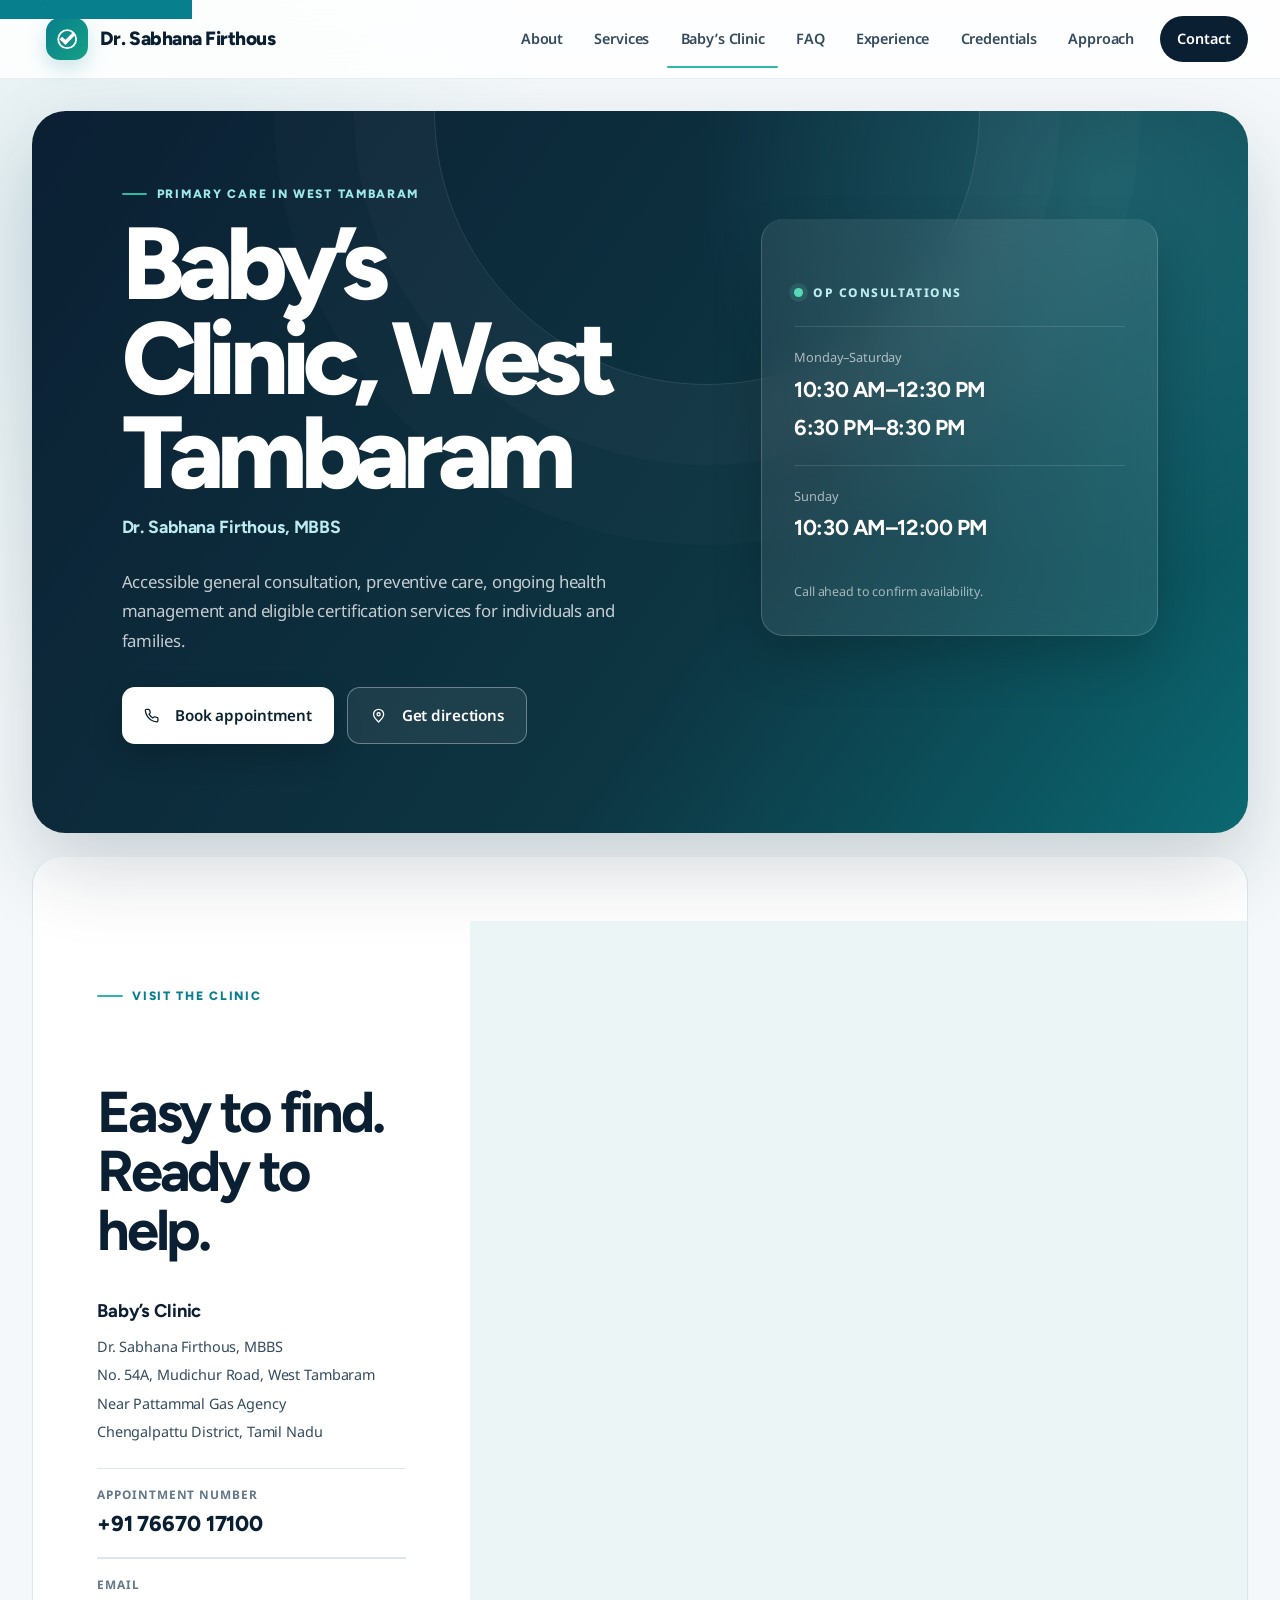
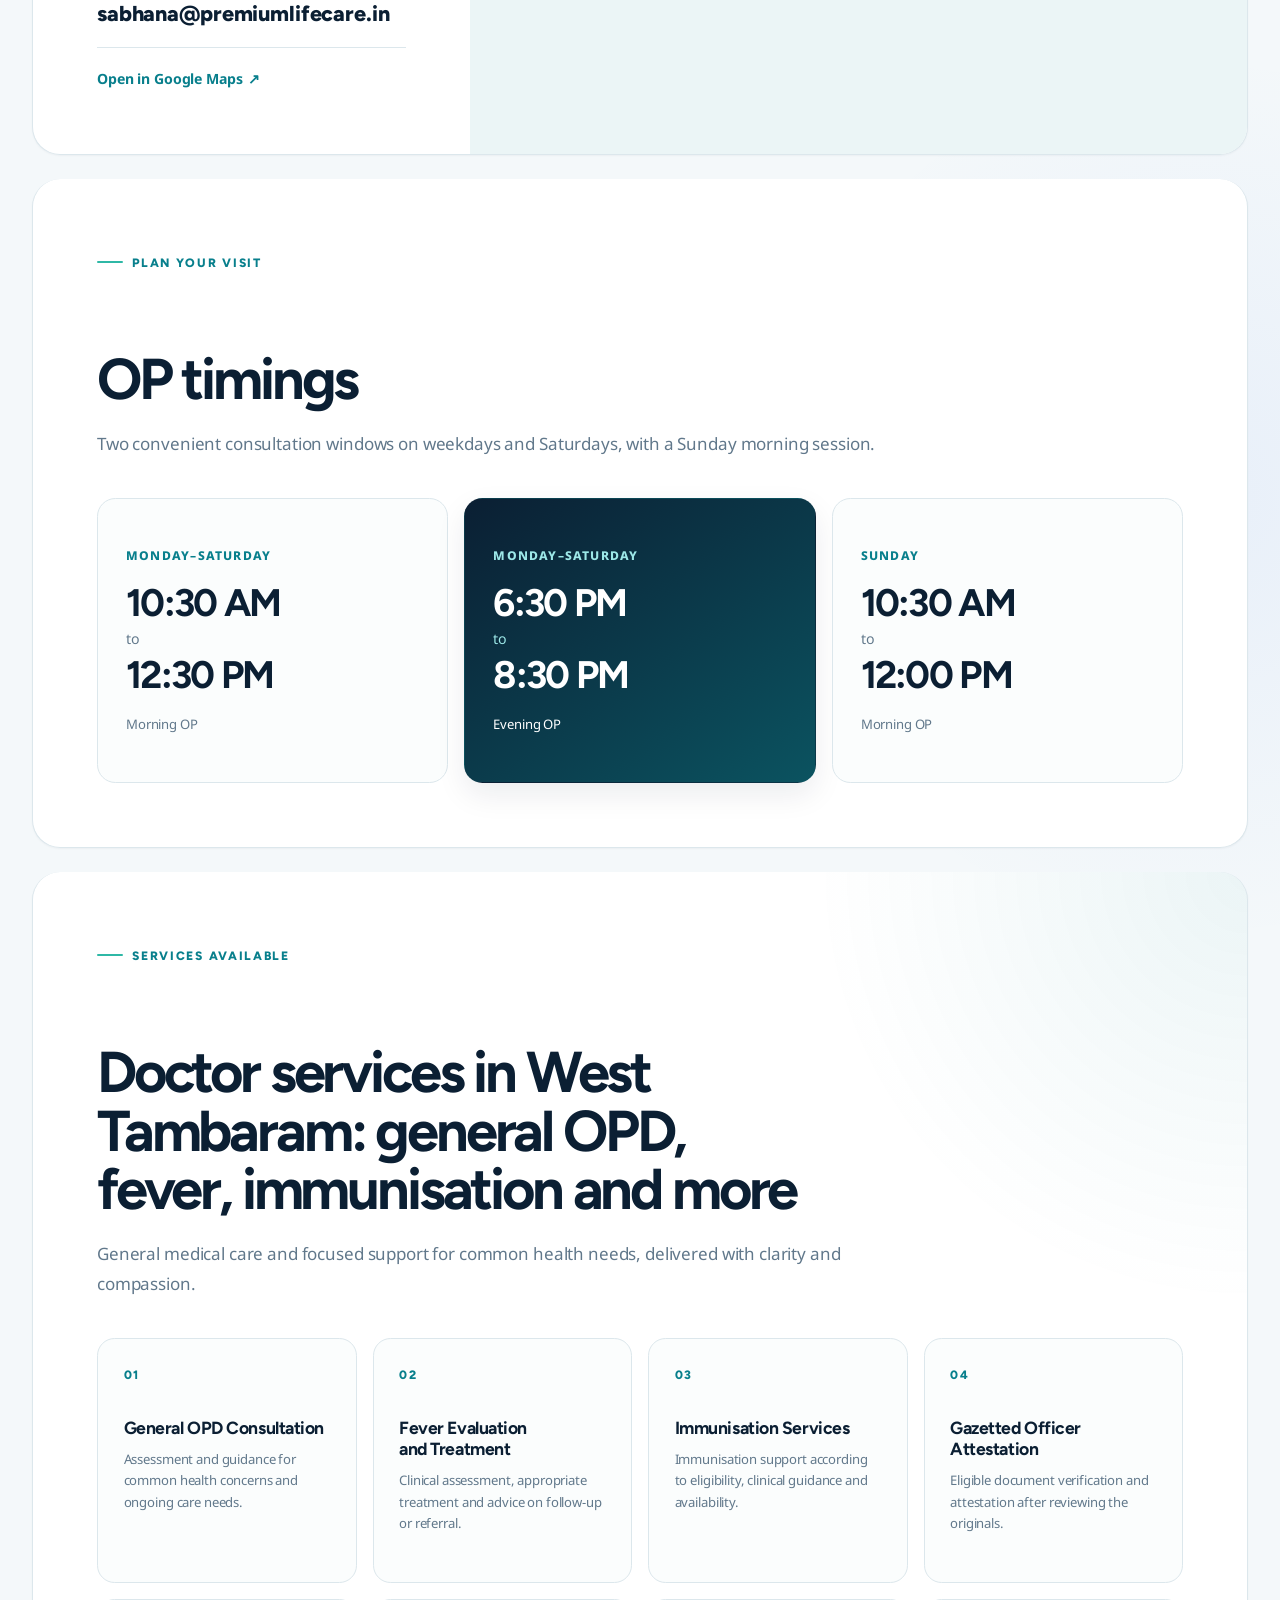
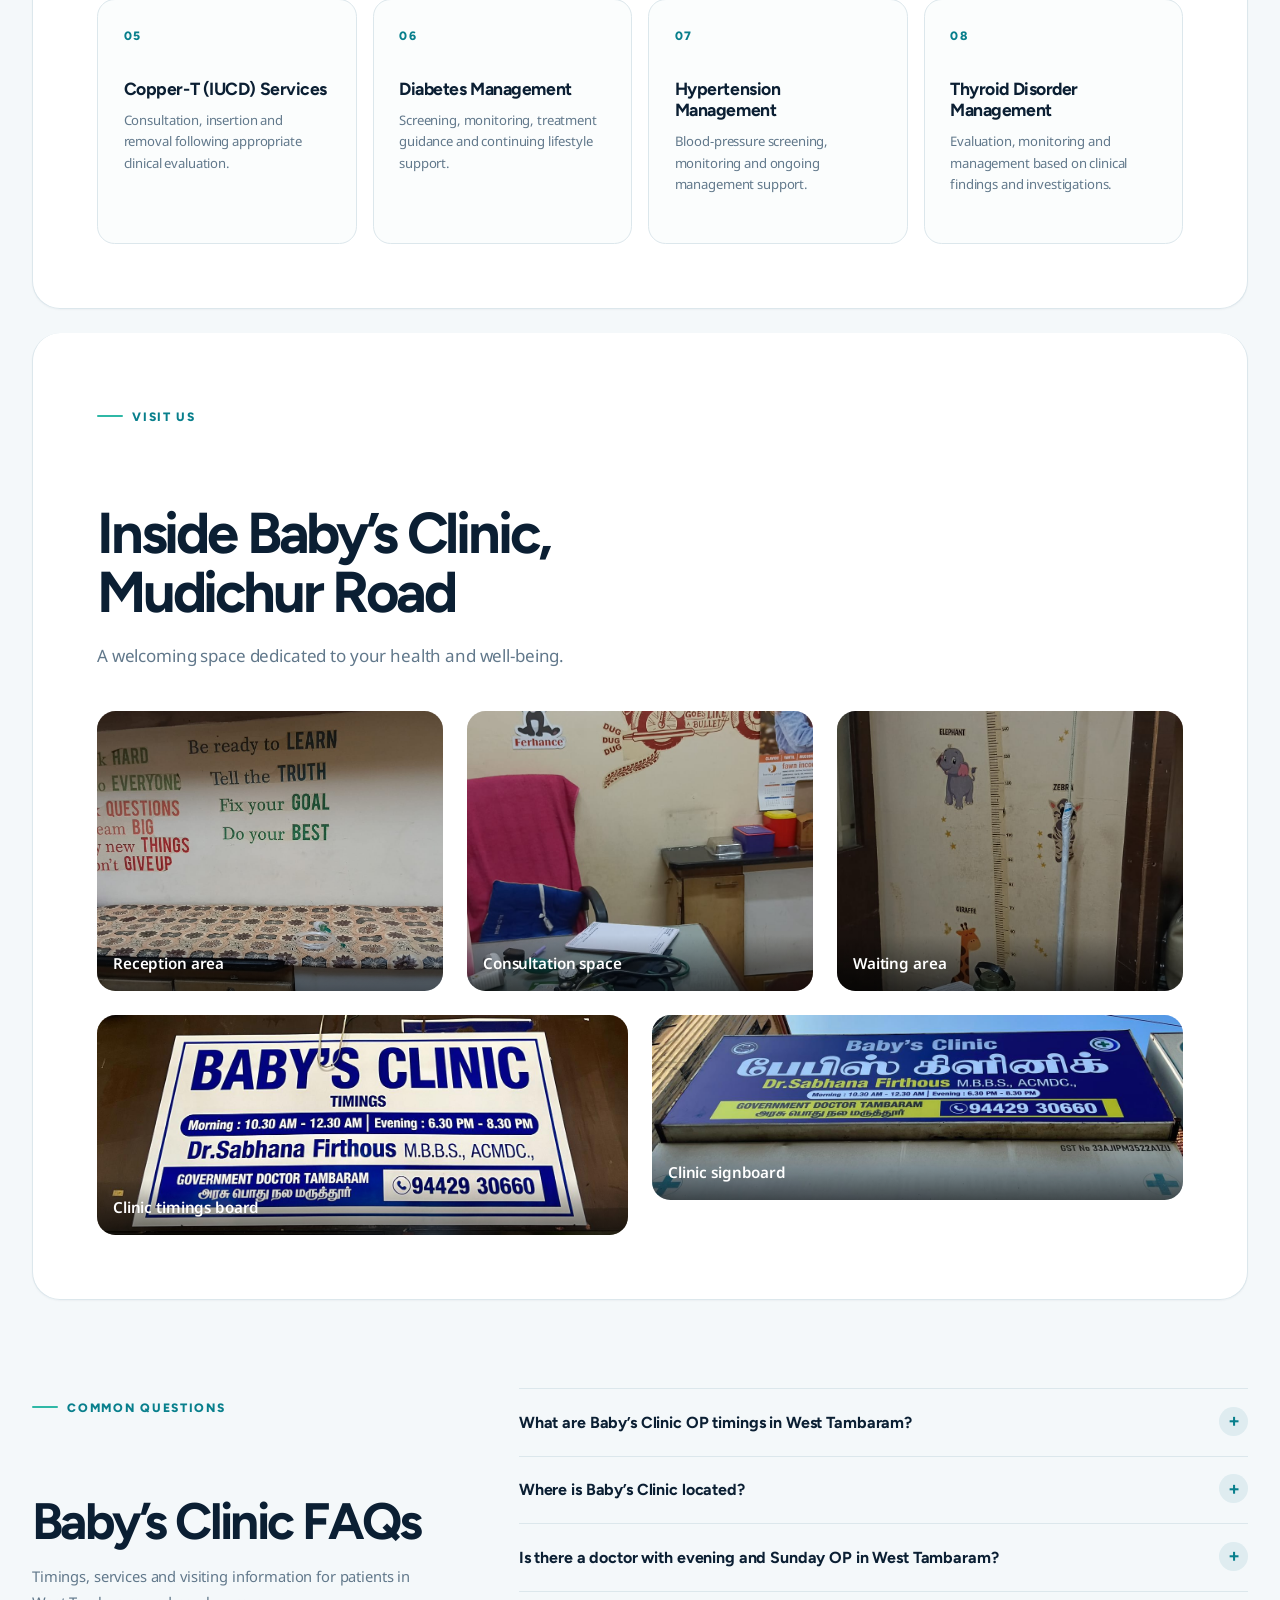
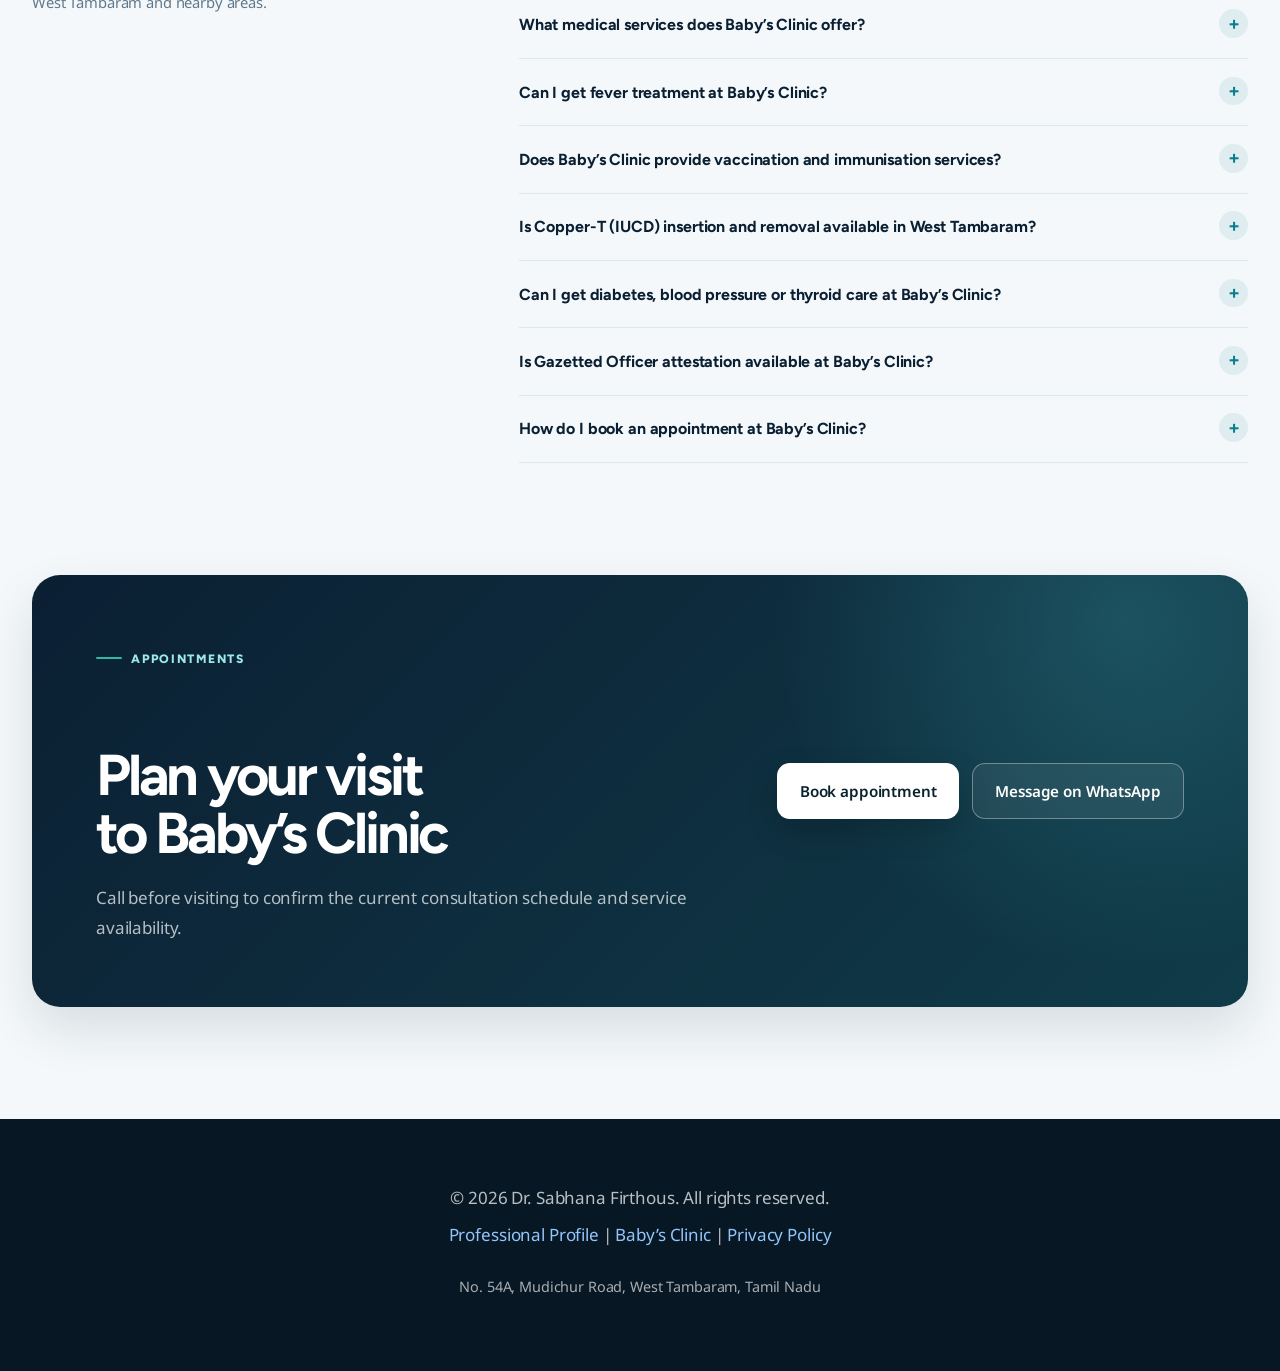
<file: clinic.html>
<!DOCTYPE html>
<html lang="en-IN">
<head>
    <meta charset="UTF-8">
    <link rel="icon" href="favicon.ico" sizes="16x16 32x32 48x48">
    <link rel="icon" type="image/png" href="images/favicon-48.png" sizes="48x48">
    <link rel="icon" type="image/svg+xml" href="images/favicon.svg" sizes="any">
    <link rel="apple-touch-icon" href="images/apple-touch-icon.png" sizes="180x180">
    <meta name="viewport" content="width=device-width, initial-scale=1.0">
    <meta name="description" content="Baby’s Clinic on Mudichur Road, West Tambaram: general OPD, fever, immunisation, Copper-T, diabetes, BP and thyroid care. Evening &amp; Sunday OP. Call +91 76670 17100.">
    <meta name="keywords" content="doctor West Tambaram, Baby's Clinic Tambaram, general OPD Tambaram, fever treatment Tambaram, immunisation clinic Tambaram, Copper T insertion Tambaram, diabetes doctor Tambaram, hypertension doctor Tambaram, thyroid treatment Tambaram">
    <meta name="robots" content="index, follow, max-image-preview:large, max-snippet:-1, max-video-preview:-1">
    <meta name="author" content="Dr. Sabhana Firthous">
    <meta name="theme-color" content="#0B1F33">

    <link rel="canonical" href="https://premiumlifecare.in/clinic.html">
    <link rel="alternate" hreflang="en-IN" href="https://premiumlifecare.in/clinic.html">
    <link rel="alternate" hreflang="x-default" href="https://premiumlifecare.in/clinic.html">
    <meta name="geo.region" content="IN-TN">
    <meta name="geo.placename" content="West Tambaram, Chennai">
    <meta property="og:url" content="https://premiumlifecare.in/clinic.html">
    <meta property="og:image" content="https://premiumlifecare.in/images/clinic_image_1.jpeg">
    <meta property="og:image:alt" content="Baby’s Clinic reception area on Mudichur Road, West Tambaram">

    <meta property="og:type" content="website">
    <meta property="og:locale" content="en_IN">
    <meta property="og:site_name" content="Baby’s Clinic">
    <meta property="og:title" content="Baby’s Clinic, West Tambaram | Doctor, General OPD &amp; Immunisation">
    <meta property="og:description" content="General OPD, fever, immunisation, Copper-T, diabetes, BP and thyroid care at No. 54A, Mudichur Road, West Tambaram. Timings, directions and appointments.">
    <meta name="twitter:card" content="summary_large_image">
    <meta name="twitter:title" content="Baby’s Clinic, West Tambaram | General OPD &amp; Immunisation">
    <meta name="twitter:description" content="OP timings, services, directions and appointment contact for Dr. Sabhana Firthous, MBBS, in West Tambaram.">
    <meta name="twitter:image" content="https://premiumlifecare.in/images/clinic_image_1.jpeg">
    <meta name="twitter:image:alt" content="Baby’s Clinic reception area on Mudichur Road, West Tambaram">

    <title>Baby’s Clinic, West Tambaram | Doctor, General OPD &amp; Immunisation</title>

    <link rel="preconnect" href="https://fonts.googleapis.com">
    <link rel="preconnect" href="https://fonts.gstatic.com" crossorigin>
    <link href="https://fonts.googleapis.com/css2?family=Figtree:wght@300;400;500;600;700;800&amp;family=Noto+Sans:wght@300;400;500;600;700&amp;display=swap" rel="stylesheet">
    <link rel="stylesheet" href="styles/styles.css?v=20261013-services-4">

    <script type="application/ld+json">
    {
        "@context": "https://schema.org",
        "@graph": [
            {
                "@type": "WebPage",
                "@id": "https://premiumlifecare.in/clinic.html#webpage",
                "url": "https://premiumlifecare.in/clinic.html",
                "name": "Baby’s Clinic, West Tambaram | Doctor, General OPD & Immunisation",
                "isPartOf": {
                    "@id": "https://premiumlifecare.in/#website"
                },
                "about": {
                    "@id": "https://premiumlifecare.in/clinic.html#clinic"
                },
                "inLanguage": "en-IN",
                "breadcrumb": {
                    "@id": "https://premiumlifecare.in/clinic.html#breadcrumb"
                }
            },
            {
                "@type": "BreadcrumbList",
                "@id": "https://premiumlifecare.in/clinic.html#breadcrumb",
                "itemListElement": [
                    {
                        "@type": "ListItem",
                        "position": 1,
                        "name": "Home",
                        "item": "https://premiumlifecare.in/"
                    },
                    {
                        "@type": "ListItem",
                        "position": 2,
                        "name": "Baby’s Clinic, West Tambaram",
                        "item": "https://premiumlifecare.in/clinic.html"
                    }
                ]
            },
            {
                "@type": [
                    "MedicalClinic",
                    "LocalBusiness"
                ],
                "name": "Baby’s Clinic",
                "description": "General outpatient consultation and primary medical care clinic in West Tambaram led by Dr. Sabhana Firthous, MBBS.",
                "telephone": "+917667017100",
                "email": "sabhana@premiumlifecare.in",
                "address": {
                    "@type": "PostalAddress",
                    "streetAddress": "No. 54A, Mudichur Road, Near Pattammal Gas Agency",
                    "addressLocality": "West Tambaram",
                    "postalCode": "600045",
                    "addressRegion": "Tamil Nadu",
                    "addressCountry": "IN"
                },
                "medicalSpecialty": "PrimaryCare",
                "areaServed": [
                    {
                        "@type": "Place",
                        "name": "West Tambaram"
                    },
                    {
                        "@type": "Place",
                        "name": "East Tambaram"
                    },
                    {
                        "@type": "Place",
                        "name": "Tambaram Sanatorium"
                    },
                    {
                        "@type": "Place",
                        "name": "Selaiyur"
                    },
                    {
                        "@type": "Place",
                        "name": "Chitlapakkam"
                    },
                    {
                        "@type": "Place",
                        "name": "Chromepet"
                    },
                    {
                        "@type": "Place",
                        "name": "Perungalathur"
                    },
                    {
                        "@type": "Place",
                        "name": "Mudichur"
                    },
                    {
                        "@type": "Place",
                        "name": "Chennai"
                    }
                ],
                "employee": {
                    "@id": "https://premiumlifecare.in/#doctor"
                },
                "openingHoursSpecification": [
                    {
                        "@type": "OpeningHoursSpecification",
                        "dayOfWeek": [
                            "Monday",
                            "Tuesday",
                            "Wednesday",
                            "Thursday",
                            "Friday",
                            "Saturday"
                        ],
                        "opens": "10:30",
                        "closes": "12:30"
                    },
                    {
                        "@type": "OpeningHoursSpecification",
                        "dayOfWeek": [
                            "Monday",
                            "Tuesday",
                            "Wednesday",
                            "Thursday",
                            "Friday",
                            "Saturday"
                        ],
                        "opens": "18:30",
                        "closes": "20:30"
                    },
                    {
                        "@type": "OpeningHoursSpecification",
                        "dayOfWeek": "Sunday",
                        "opens": "10:30",
                        "closes": "12:00"
                    }
                ],
                "hasMap": "https://maps.app.goo.gl/VZd1sVYY6Z9XZGwr8",
                "hasOfferCatalog": {
                    "@type": "OfferCatalog",
                    "name": "Clinic services",
                    "itemListElement": [
                        {
                            "@type": "Offer",
                            "itemOffered": {
                                "@type": "MedicalProcedure",
                                "name": "General OPD Consultation"
                            }
                        },
                        {
                            "@type": "Offer",
                            "itemOffered": {
                                "@type": "MedicalProcedure",
                                "name": "Fever Evaluation and Treatment"
                            }
                        },
                        {
                            "@type": "Offer",
                            "itemOffered": {
                                "@type": "MedicalProcedure",
                                "name": "Immunisation Services"
                            }
                        },
                        {
                            "@type": "Offer",
                            "itemOffered": {
                                "@type": "Service",
                                "name": "Government and Gazetted Officer Attestation"
                            }
                        },
                        {
                            "@type": "Offer",
                            "itemOffered": {
                                "@type": "MedicalProcedure",
                                "name": "Copper-T (IUCD) Insertion and Removal"
                            }
                        },
                        {
                            "@type": "Offer",
                            "itemOffered": {
                                "@type": "MedicalProcedure",
                                "name": "Diabetes Screening and Management"
                            }
                        },
                        {
                            "@type": "Offer",
                            "itemOffered": {
                                "@type": "MedicalProcedure",
                                "name": "Hypertension Screening and Management"
                            }
                        },
                        {
                            "@type": "Offer",
                            "itemOffered": {
                                "@type": "MedicalProcedure",
                                "name": "Thyroid Disorder Evaluation and Management"
                            }
                        }
                    ]
                },
                "@id": "https://premiumlifecare.in/clinic.html#clinic",
                "url": "https://premiumlifecare.in/clinic.html",
                "image": [
                    "https://premiumlifecare.in/images/clinic_image_1.jpeg",
                    "https://premiumlifecare.in/images/clinic_image_2.jpeg",
                    "https://premiumlifecare.in/images/clinic_image_3.jpeg",
            "https://premiumlifecare.in/images/clinic_image_4.jpeg",
            "https://premiumlifecare.in/images/clinic_image_5.jpeg"
                ]
            },
            {
                "@type": "FAQPage",
                "@id": "https://premiumlifecare.in/clinic.html#faq",
                "mainEntity": [
                    {
                        "@type": "Question",
                        "name": "What are Baby’s Clinic OP timings in West Tambaram?",
                        "acceptedAnswer": {
                            "@type": "Answer",
                            "text": "Monday to Saturday: 10:30 AM to 12:30 PM and 6:30 PM to 8:30 PM. Sunday: 10:30 AM to 12:00 PM. Please call +91 76670 17100 to confirm availability before visiting."
                        }
                    },
                    {
                        "@type": "Question",
                        "name": "Where is Baby’s Clinic located?",
                        "acceptedAnswer": {
                            "@type": "Answer",
                            "text": "Baby’s Clinic is at No. 54A, Mudichur Road, West Tambaram, near Pattammal Gas Agency, Chengalpattu District, Tamil Nadu. It serves patients from West Tambaram, East Tambaram, Tambaram Sanatorium, Selaiyur, Chitlapakkam, Chromepet, Perungalathur and Mudichur."
                        }
                    },
                    {
                        "@type": "Question",
                        "name": "Is there a doctor with evening and Sunday OP in West Tambaram?",
                        "acceptedAnswer": {
                            "@type": "Answer",
                            "text": "Yes. Dr. Sabhana Firthous, MBBS, sees patients at Baby’s Clinic on Monday to Saturday evenings from 6:30 PM to 8:30 PM and on Sunday mornings from 10:30 AM to 12:00 PM, in addition to morning OP."
                        }
                    },
                    {
                        "@type": "Question",
                        "name": "What medical services does Baby’s Clinic offer?",
                        "acceptedAnswer": {
                            "@type": "Answer",
                            "text": "General OPD consultation, fever evaluation and treatment, immunisation, diabetes, hypertension (blood pressure) and thyroid screening and management, Copper-T (IUCD) insertion and removal, and Government and Gazetted Officer attestation."
                        }
                    },
                    {
                        "@type": "Question",
                        "name": "Can I get fever treatment at Baby’s Clinic?",
                        "acceptedAnswer": {
                            "@type": "Answer",
                            "text": "Yes. Fever evaluation and treatment are available during OP hours, including clinical assessment, appropriate treatment and advice on follow-up or referral. In an emergency, go to the nearest hospital."
                        }
                    },
                    {
                        "@type": "Question",
                        "name": "Does Baby’s Clinic provide vaccination and immunisation services?",
                        "acceptedAnswer": {
                            "@type": "Answer",
                            "text": "Immunisation support is available according to eligibility, clinical guidance and vaccine availability. Call before visiting to confirm the vaccine you need."
                        }
                    },
                    {
                        "@type": "Question",
                        "name": "Is Copper-T (IUCD) insertion and removal available in West Tambaram?",
                        "acceptedAnswer": {
                            "@type": "Answer",
                            "text": "Yes. Copper-T consultation, insertion and removal are offered after appropriate clinical evaluation at Baby’s Clinic."
                        }
                    },
                    {
                        "@type": "Question",
                        "name": "Can I get diabetes, blood pressure or thyroid care at Baby’s Clinic?",
                        "acceptedAnswer": {
                            "@type": "Answer",
                            "text": "Yes. The clinic offers screening, monitoring, treatment guidance and ongoing management for diabetes, hypertension and thyroid disorders, based on clinical findings and investigations."
                        }
                    },
                    {
                        "@type": "Question",
                        "name": "Is Gazetted Officer attestation available at Baby’s Clinic?",
                        "acceptedAnswer": {
                            "@type": "Answer",
                            "text": "Yes. Eligible documents can be verified and attested after checking the originals during clinic hours. Bring original photo ID, the original documents and clear photocopies. Acceptance is decided by the receiving organization."
                        }
                    },
                    {
                        "@type": "Question",
                        "name": "How do I book an appointment at Baby’s Clinic?",
                        "acceptedAnswer": {
                            "@type": "Answer",
                            "text": "Call or message +91 76670 17100 on WhatsApp, or use the Book appointment button on this page. Do not use the website or WhatsApp for emergencies."
                        }
                    }
                ]
            }
        ]
    }
    </script>
</head>
<body class="clinic-page">
    <a href="#main-content" class="skip-link">Skip to main content</a>

    <header>
        <nav class="clinic-nav" aria-label="Main navigation">
            <a class="logo" href="index.html" aria-label="Dr. Sabhana Firthous homepage">
                <svg class="icon" viewBox="0 0 24 24" fill="none" stroke="currentColor" stroke-width="2" aria-hidden="true">
                    <path d="M12 2C6.48 2 2 6.48 2 12s4.48 10 10 10 10-4.48 10-10S17.52 2 12 2zm-2 15-5-5 1.41-1.41L10 14.17l7.59-7.59L19 8l-9 9z"/>
                </svg>
                Dr. Sabhana Firthous
            </a>
            <ul>
                <li><a href="index.html#about">About</a></li>
                <li><a href="index.html#services">Services</a></li>
                <li><a class="is-current" href="clinic.html" aria-current="page">Baby’s Clinic</a></li>
                <li><a href="index.html#faq">FAQ</a></li>
                <li><a href="index.html#experience">Experience</a></li>
                <li><a href="index.html#credentials">Credentials</a></li>
                <li><a href="index.html#approach">Approach</a></li>
                <li><a class="nav-contact" href="index.html#contact">Contact</a></li>
            </ul>
        </nav>
    </header>

    <main id="main-content" class="clinic-main">
        <section class="clinic-hero">
            <div class="clinic-hero-content">
                <p class="section-eyebrow">Primary care in West Tambaram</p>
                <h1>Baby’s Clinic, West Tambaram</h1>
                <p class="clinic-doctor">Dr. Sabhana Firthous, MBBS</p>
                <p class="clinic-hero-description">Accessible general consultation, preventive care, ongoing health management and eligible certification services for individuals and families.</p>
                <div class="clinic-actions">
                    <a class="btn clinic-btn-primary js-book" href="tel:+917667017100">
                        <svg class="icon" viewBox="0 0 24 24" fill="none" stroke="currentColor" stroke-width="2" aria-hidden="true"><path d="M22 16.92v3a2 2 0 0 1-2.18 2 19.79 19.79 0 0 1-8.63-3.07 19.5 19.5 0 0 1-6-6A19.79 19.79 0 0 1 2.12 4.18 2 2 0 0 1 4.11 2h3a2 2 0 0 1 2 1.72c.12.9.33 1.78.62 2.63a2 2 0 0 1-.45 2.11L8 9.73a16 16 0 0 0 6 6l1.27-1.27a2 2 0 0 1 2.11-.45c.85.29 1.73.5 2.63.62A2 2 0 0 1 22 16.92Z"/></svg>
                        Book appointment
                    </a>
                    <a class="btn clinic-btn-secondary" href="https://maps.app.goo.gl/VZd1sVYY6Z9XZGwr8" target="_blank" rel="noopener noreferrer">
                        <svg class="icon" viewBox="0 0 24 24" fill="none" stroke="currentColor" stroke-width="2" aria-hidden="true"><path d="M20 10c0 5-8 12-8 12S4 15 4 10a8 8 0 1 1 16 0Z"/><circle cx="12" cy="10" r="2.5"/></svg>
                        Get directions
                    </a>
                </div>
            </div>

            <section class="clinic-hero-panel" aria-label="Today’s clinic schedule">
                <div class="clinic-open-label"><span aria-hidden="true"></span> OP consultations</div>
                <div class="clinic-hero-time">
                    <span>Monday–Saturday</span>
                    <strong>10:30 AM–12:30 PM</strong>
                    <strong>6:30 PM–8:30 PM</strong>
                </div>
                <div class="clinic-hero-time clinic-hero-time-sunday">
                    <span>Sunday</span>
                    <strong>10:30 AM–12:00 PM</strong>
                </div>
                <p>Call ahead to confirm availability.</p>
            </section>
        </section>

        <section class="clinic-location-section" aria-labelledby="location-heading">
            <div class="clinic-address-card">
                <p class="section-eyebrow">Visit the clinic</p>
                <h2 id="location-heading">Easy to find.<br>Ready to help.</h2>
                <address>
                    <strong>Baby’s Clinic</strong>
                    <span>Dr. Sabhana Firthous, MBBS</span>
                    <span>No. 54A, Mudichur Road, West Tambaram</span>
                    <span>Near Pattammal Gas Agency</span>
                    <span>Chengalpattu District, Tamil Nadu</span>
                </address>
                <div class="clinic-contact-row">
                    <span>Appointment number</span>
                    <a href="tel:+917667017100">+91 76670 17100</a>
                </div>
                <div class="clinic-contact-row">
                    <span>Email</span>
                    <a class="contact-email" href="mailto:sabhana@premiumlifecare.in">sabhana@premiumlifecare.in</a>
                </div>
                <a class="clinic-map-link" href="https://maps.app.goo.gl/VZd1sVYY6Z9XZGwr8" target="_blank" rel="noopener noreferrer">Open in Google Maps <span aria-hidden="true">↗</span></a>
            </div>

            <div class="clinic-map-wrap">
                <iframe
                    title="Map showing Baby’s Clinic on Mudichur Road, West Tambaram"
                    src="https://www.google.com/maps?q=No.%2054A%2C%20Mudichur%20Road%2C%20Near%20Pattammal%20Gas%20Agency%2C%20West%20Tambaram%2C%20Tamil%20Nadu&amp;output=embed"
                    loading="lazy"
                    allowfullscreen
                    referrerpolicy="no-referrer-when-downgrade">
                </iframe>
            </div>
        </section>

        <section id="timings" class="clinic-hours-section">
            <div class="clinic-section-heading">
                <p class="section-eyebrow">Plan your visit</p>
                <h2>OP timings</h2>
                <p>Two convenient consultation windows on weekdays and Saturdays, with a Sunday morning session.</p>
            </div>
            <div class="hours-grid">
                <article class="hours-card" aria-label="Monday to Saturday morning consultation 10:30 AM to 12:30 PM">
                    <span>Monday–Saturday</span>
                    <strong>10:30 AM</strong>
                    <small>to</small>
                    <strong>12:30 PM</strong>
                    <p>Morning OP</p>
                </article>
                <article class="hours-card hours-card-accent" aria-label="Monday to Saturday evening consultation 6:30 PM to 8:30 PM">
                    <span>Monday–Saturday</span>
                    <strong>6:30 PM</strong>
                    <small>to</small>
                    <strong>8:30 PM</strong>
                    <p>Evening OP</p>
                </article>
                <article class="hours-card" aria-label="Sunday morning consultation 10:30 AM to 12:00 PM">
                    <span>Sunday</span>
                    <strong>10:30 AM</strong>
                    <small>to</small>
                    <strong>12:00 PM</strong>
                    <p>Morning OP</p>
                </article>
            </div>
        </section>

        <section id="clinic-services" class="clinic-services-section">
            <div class="clinic-section-heading">
                <p class="section-eyebrow">Services available</p>
                <h2>Doctor services in West Tambaram: general OPD, fever, immunisation and more</h2>
                <p>General medical care and focused support for common health needs, delivered with clarity and compassion.</p>
            </div>
            <div class="clinic-service-grid">
                <article class="clinic-service-card"><span>01</span><h3>General OPD Consultation</h3><p>Assessment and guidance for common health concerns and ongoing care needs.</p></article>
                <article class="clinic-service-card"><span>02</span><h3>Fever Evaluation and Treatment</h3><p>Clinical assessment, appropriate treatment and advice on follow-up or referral.</p></article>
                <article class="clinic-service-card"><span>03</span><h3>Immunisation Services</h3><p>Immunisation support according to eligibility, clinical guidance and availability.</p></article>
                <article class="clinic-service-card"><span>04</span><h3>Gazetted Officer Attestation</h3><p>Eligible document verification and attestation after reviewing the originals.</p></article>
                <article class="clinic-service-card"><span>05</span><h3>Copper-T (IUCD) Services</h3><p>Consultation, insertion and removal following appropriate clinical evaluation.</p></article>
                <article class="clinic-service-card"><span>06</span><h3>Diabetes Management</h3><p>Screening, monitoring, treatment guidance and continuing lifestyle support.</p></article>
                <article class="clinic-service-card"><span>07</span><h3>Hypertension Management</h3><p>Blood-pressure screening, monitoring and ongoing management support.</p></article>
                <article class="clinic-service-card"><span>08</span><h3>Thyroid Disorder Management</h3><p>Evaluation, monitoring and management based on clinical findings and investigations.</p></article>
            </div>
        </section>

        <section class="clinic-gallery-section">
            <div class="clinic-section-heading">
                <p class="section-eyebrow">Visit us</p>
                <h2>Inside Baby’s Clinic, Mudichur Road</h2>
                <p>A welcoming space dedicated to your health and well-being.</p>
            </div>
            <div class="clinic-gallery-grid">
                <figure class="gallery-image">
                    <img src="images/clinic_image_1.jpeg" width="1599" height="899" loading="lazy" decoding="async" alt="Baby’s Clinic reception area on Mudichur Road, West Tambaram">
                    <figcaption>Reception area</figcaption>
                </figure>
                <figure class="gallery-image">
                    <img src="images/clinic_image_2.jpeg" width="899" height="1599" loading="lazy" decoding="async" alt="Doctor’s consultation room at Baby’s Clinic, West Tambaram">
                    <figcaption>Consultation space</figcaption>
                </figure>
                <figure class="gallery-image">
                    <img src="images/clinic_image_3.jpeg" width="899" height="1599" loading="lazy" decoding="async" alt="Patient waiting area at Baby’s Clinic, West Tambaram">
                    <figcaption>Waiting area</figcaption>
                </figure>
                <figure class="gallery-image gallery-image-wide">
                    <img src="images/clinic_image_4.jpeg" width="1280" height="531" loading="lazy" decoding="async" alt="Baby’s Clinic timings board with Dr. Sabhana Firthous, MBBS, Government Doctor Tambaram">
                    <figcaption>Clinic timings board</figcaption>
                </figure>
                <figure class="gallery-image gallery-image-wide">
                    <img src="images/clinic_image_5.jpeg" width="1280" height="446" loading="lazy" decoding="async" alt="Baby’s Clinic signboard on Mudichur Road, West Tambaram, in English and Tamil">
                    <figcaption>Clinic signboard</figcaption>
                </figure>
            </div>
        </section>

        <section id="clinic-faq" class="faq-section clinic-faq" aria-labelledby="clinic-faq-heading">
            <div class="faq-heading">
                <p class="section-eyebrow">Common questions</p>
                <h2 id="clinic-faq-heading">Baby’s Clinic FAQs</h2>
                <p>Timings, services and visiting information for patients in West Tambaram and nearby areas.</p>
            </div>
            <div class="faq-body">
                <div class="faq-list">
                <details>
                    <summary>What are Baby’s Clinic OP timings in West Tambaram?</summary>
                    <div class="faq-answer"><p>Monday to Saturday: 10:30 AM to 12:30 PM and 6:30 PM to 8:30 PM. Sunday: 10:30 AM to 12:00 PM. Please call +91 76670 17100 to confirm availability before visiting.</p></div>
                </details>
                <details>
                    <summary>Where is Baby’s Clinic located?</summary>
                    <div class="faq-answer"><p>Baby’s Clinic is at No. 54A, Mudichur Road, West Tambaram, near Pattammal Gas Agency, Chengalpattu District, Tamil Nadu. It serves patients from West Tambaram, East Tambaram, Tambaram Sanatorium, Selaiyur, Chitlapakkam, Chromepet, Perungalathur and Mudichur.</p></div>
                </details>
                <details>
                    <summary>Is there a doctor with evening and Sunday OP in West Tambaram?</summary>
                    <div class="faq-answer"><p>Yes. Dr. Sabhana Firthous, MBBS, sees patients at Baby’s Clinic on Monday to Saturday evenings from 6:30 PM to 8:30 PM and on Sunday mornings from 10:30 AM to 12:00 PM, in addition to morning OP.</p></div>
                </details>
                <details>
                    <summary>What medical services does Baby’s Clinic offer?</summary>
                    <div class="faq-answer"><p>General OPD consultation, fever evaluation and treatment, immunisation, diabetes, hypertension (blood pressure) and thyroid screening and management, Copper-T (IUCD) insertion and removal, and Government and Gazetted Officer attestation.</p></div>
                </details>
                <details>
                    <summary>Can I get fever treatment at Baby’s Clinic?</summary>
                    <div class="faq-answer"><p>Yes. Fever evaluation and treatment are available during OP hours, including clinical assessment, appropriate treatment and advice on follow-up or referral. In an emergency, go to the nearest hospital.</p></div>
                </details>
                <details>
                    <summary>Does Baby’s Clinic provide vaccination and immunisation services?</summary>
                    <div class="faq-answer"><p>Immunisation support is available according to eligibility, clinical guidance and vaccine availability. Call before visiting to confirm the vaccine you need.</p></div>
                </details>
                <details>
                    <summary>Is Copper-T (IUCD) insertion and removal available in West Tambaram?</summary>
                    <div class="faq-answer"><p>Yes. Copper-T consultation, insertion and removal are offered after appropriate clinical evaluation at Baby’s Clinic.</p></div>
                </details>
                <details>
                    <summary>Can I get diabetes, blood pressure or thyroid care at Baby’s Clinic?</summary>
                    <div class="faq-answer"><p>Yes. The clinic offers screening, monitoring, treatment guidance and ongoing management for diabetes, hypertension and thyroid disorders, based on clinical findings and investigations.</p></div>
                </details>
                <details>
                    <summary>Is Gazetted Officer attestation available at Baby’s Clinic?</summary>
                    <div class="faq-answer"><p>Yes. Eligible documents can be verified and attested after checking the originals during clinic hours. Bring original photo ID, the original documents and clear photocopies. Acceptance is decided by the receiving organization.</p></div>
                </details>
                <details>
                    <summary>How do I book an appointment at Baby’s Clinic?</summary>
                    <div class="faq-answer"><p>Call or message +91 76670 17100 on WhatsApp, or use the Book appointment button on this page. Do not use the website or WhatsApp for emergencies.</p></div>
                </details>
                </div>
            </div>
        </section>

        <section class="clinic-cta-section">
            <div>
                <p class="section-eyebrow">Appointments</p>
                <h2>Plan your visit to Baby’s Clinic</h2>
                <p>Call before visiting to confirm the current consultation schedule and service availability.</p>
            </div>
            <div class="clinic-cta-actions">
                <a class="btn clinic-btn-primary js-book" href="tel:+917667017100">Book appointment</a>
                <a class="btn clinic-btn-secondary" href="https://wa.me/917667017100" target="_blank" rel="noopener noreferrer">Message on WhatsApp</a>
            </div>
        </section>
    </main>

    <footer>
        <p>&copy; 2026 Dr. Sabhana Firthous. All rights reserved.</p>
        <p>
            <a href="index.html">Professional Profile</a> |
            <a href="clinic.html" aria-current="page">Baby’s Clinic</a> |
            <a href="privacy-policy.html">Privacy Policy</a>
        </p>
        <p class="footer-meta">No. 54A, Mudichur Road, West Tambaram, Tamil Nadu</p>
    </footer>
    <dialog class="book-dialog" id="book-dialog" aria-labelledby="book-title">
        <form method="dialog" class="book-close-form">
            <button class="book-close" aria-label="Close">&times;</button>
        </form>
        <p class="section-eyebrow">Baby’s Clinic, West Tambaram</p>
        <h2 id="book-title">How would you like to book?</h2>
        <p class="book-sub">Choose what is easiest for you. We reply on WhatsApp typically within 2 hours.</p>
        <div class="book-options">
            <a class="book-option" href="tel:+917667017100">
                <span class="book-icon"><svg viewBox="0 0 24 24" fill="none" stroke="currentColor" stroke-width="2" stroke-linecap="round" stroke-linejoin="round" aria-hidden="true"><path d="M22 16.92v3a2 2 0 0 1-2.18 2 19.79 19.79 0 0 1-8.63-3.07 19.5 19.5 0 0 1-6-6 19.79 19.79 0 0 1-3.07-8.67A2 2 0 0 1 4.11 2h3a2 2 0 0 1 2 1.72c.13.96.36 1.9.7 2.81a2 2 0 0 1-.45 2.11L8.09 9.91a16 16 0 0 0 6 6l1.27-1.27a2 2 0 0 1 2.11-.45c.91.34 1.85.57 2.81.7A2 2 0 0 1 22 16.92z"/></svg></span>
                <span class="book-text"><strong>Call on phone</strong><small>Speak to us directly on +91 76670 17100</small></span>
                <span class="book-arrow" aria-hidden="true">→</span>
            </a>
            <a class="book-option book-option-wa" href="https://wa.me/917667017100" target="_blank" rel="noopener noreferrer">
                <span class="book-icon"><svg viewBox="0 0 16 16" fill="currentColor" aria-hidden="true"><path d="M13.601 2.326A7.854 7.854 0 0 0 7.994 0C3.627 0 .068 3.558.064 7.926c0 1.399.366 2.76 1.057 3.965L0 16l4.204-1.102a7.933 7.933 0 0 0 3.79.965h.004c4.368 0 7.926-3.558 7.93-7.93a7.898 7.898 0 0 0-2.327-5.607zm-5.607 12.19h-.003a6.585 6.585 0 0 1-3.355-.92l-.24-.143-2.494.654.666-2.433-.156-.251a6.56 6.56 0 0 1-1.007-3.505c0-3.626 2.957-6.584 6.591-6.584a6.56 6.56 0 0 1 4.66 1.931 6.557 6.557 0 0 1 1.928 4.66c-.004 3.639-2.961 6.592-6.592 6.592zm3.615-4.934c-.197-.099-1.17-.578-1.353-.646-.182-.065-.315-.099-.445.099-.133.197-.513.646-.627.775-.114.133-.232.148-.43.05-.197-.1-.836-.308-1.592-.985-.59-.525-.985-1.175-1.103-1.372-.114-.198-.011-.304.088-.403.087-.088.197-.232.296-.346.1-.114.133-.198.198-.33.065-.134.034-.248-.015-.347-.05-.099-.445-1.076-.612-1.47-.16-.389-.323-.335-.445-.34-.114-.007-.247-.007-.38-.007a.729.729 0 0 0-.529.247c-.182.198-.691.677-.691 1.654 0 .977.71 1.916.81 2.049.098.133 1.394 2.132 3.383 2.992.47.205.84.326 1.129.418.475.152.904.129 1.246.08.38-.058 1.171-.48 1.338-.943.164-.464.164-.86.114-.943-.049-.084-.182-.133-.38-.232z"/></svg></span>
                <span class="book-text"><strong>Call on WhatsApp</strong><small>Opens WhatsApp. Tap the call icon at the top.</small></span>
                <span class="book-arrow" aria-hidden="true">→</span>
            </a>
            <a class="book-option book-option-wa" href="https://wa.me/917667017100?text=Hello%20Dr.%20Sabhana%2C%20I%20would%20like%20to%20book%20an%20appointment%20at%20Baby%E2%80%99s%20Clinic." target="_blank" rel="noopener noreferrer">
                <span class="book-icon"><svg viewBox="0 0 24 24" fill="none" stroke="currentColor" stroke-width="2" stroke-linecap="round" stroke-linejoin="round" aria-hidden="true"><path d="M21 15a2 2 0 0 1-2 2H7l-4 4V5a2 2 0 0 1 2-2h14a2 2 0 0 1 2 2z"/></svg></span>
                <span class="book-text"><strong>Chat on WhatsApp</strong><small>Start a message with your request ready to send</small></span>
                <span class="book-arrow" aria-hidden="true">→</span>
            </a>
        </div>
        <p class="book-hours"><strong>OP timings:</strong> Mon-Sat 10:30 AM-12:30 PM &amp; 6:30-8:30 PM · Sun 10:30 AM-12:00 PM</p>
        <p class="book-hours">Not for emergencies. In an emergency, go to the nearest hospital.</p>
    </dialog>
    <script src="scripts/booking.js?v=20261013-services-4" defer></script>
    <script src="scripts/nav.js?v=20261013-services-4" defer></script>
</body>
</html>
</file>
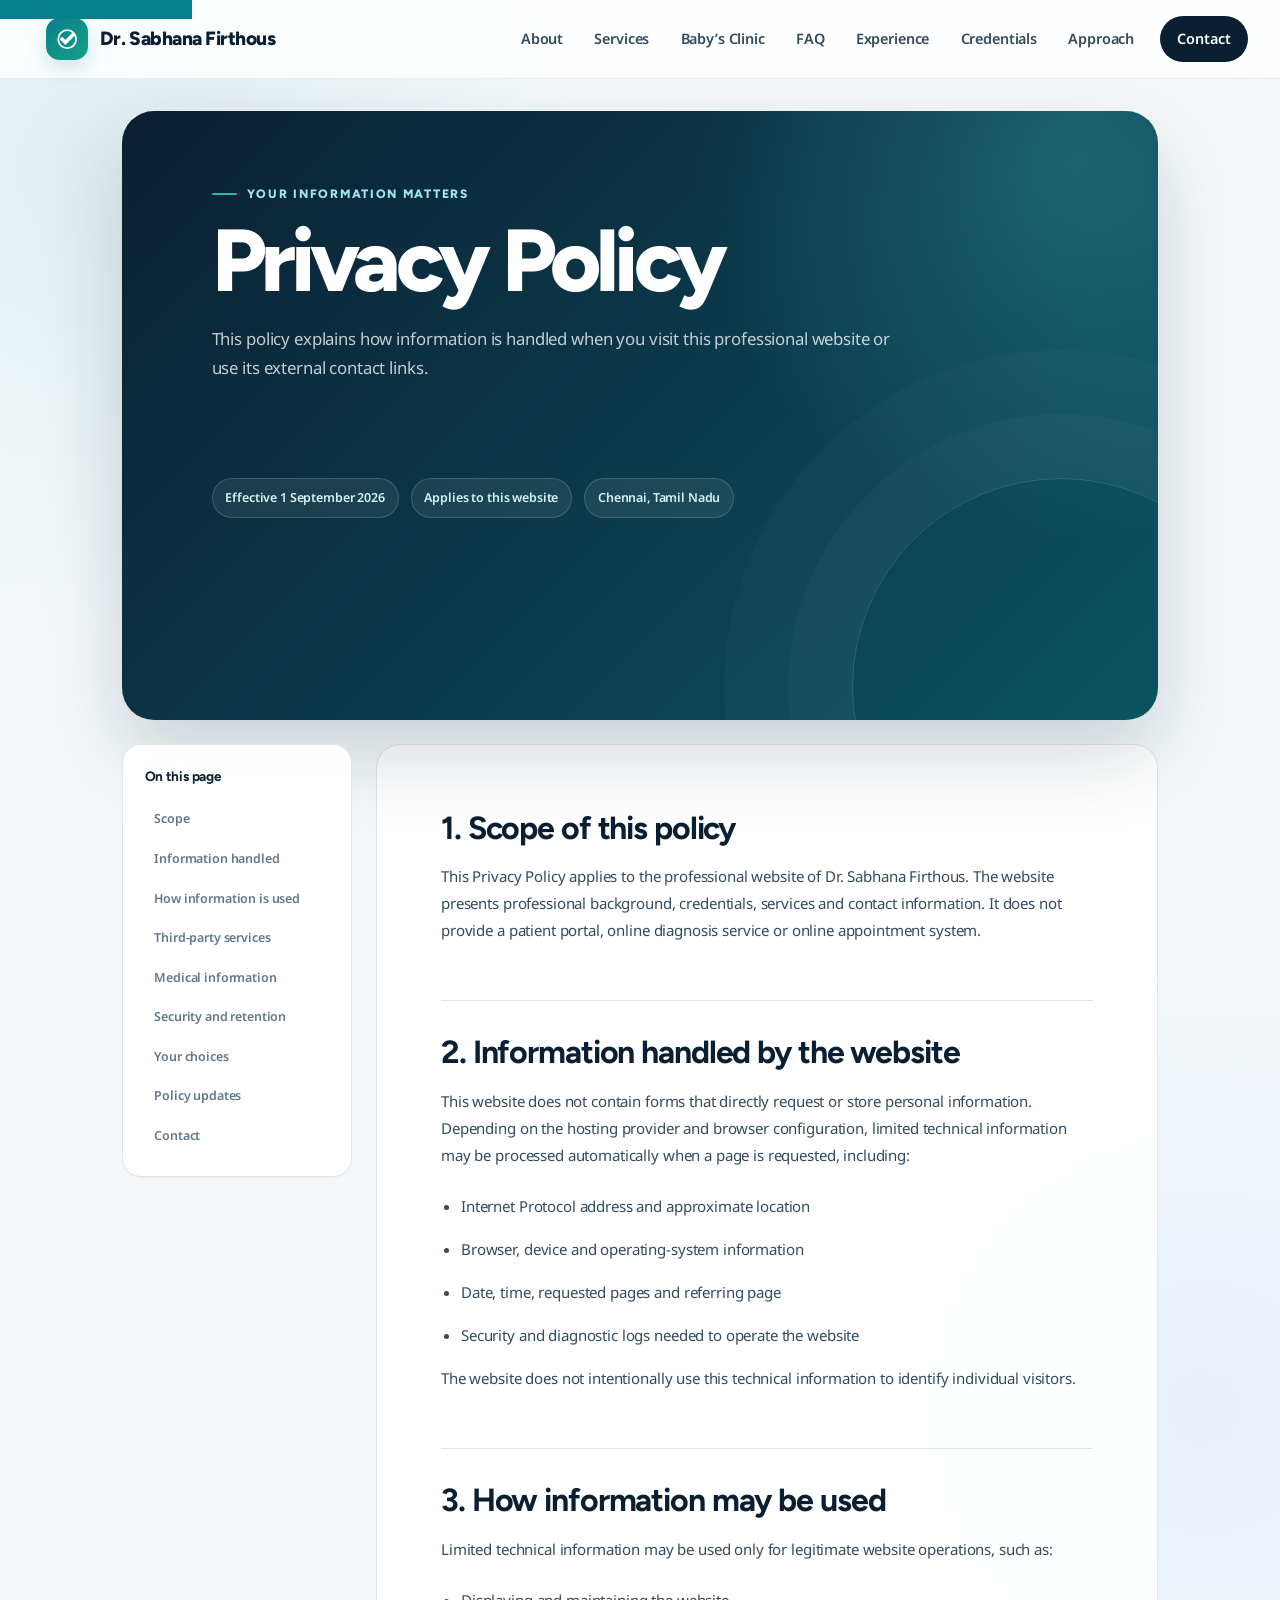
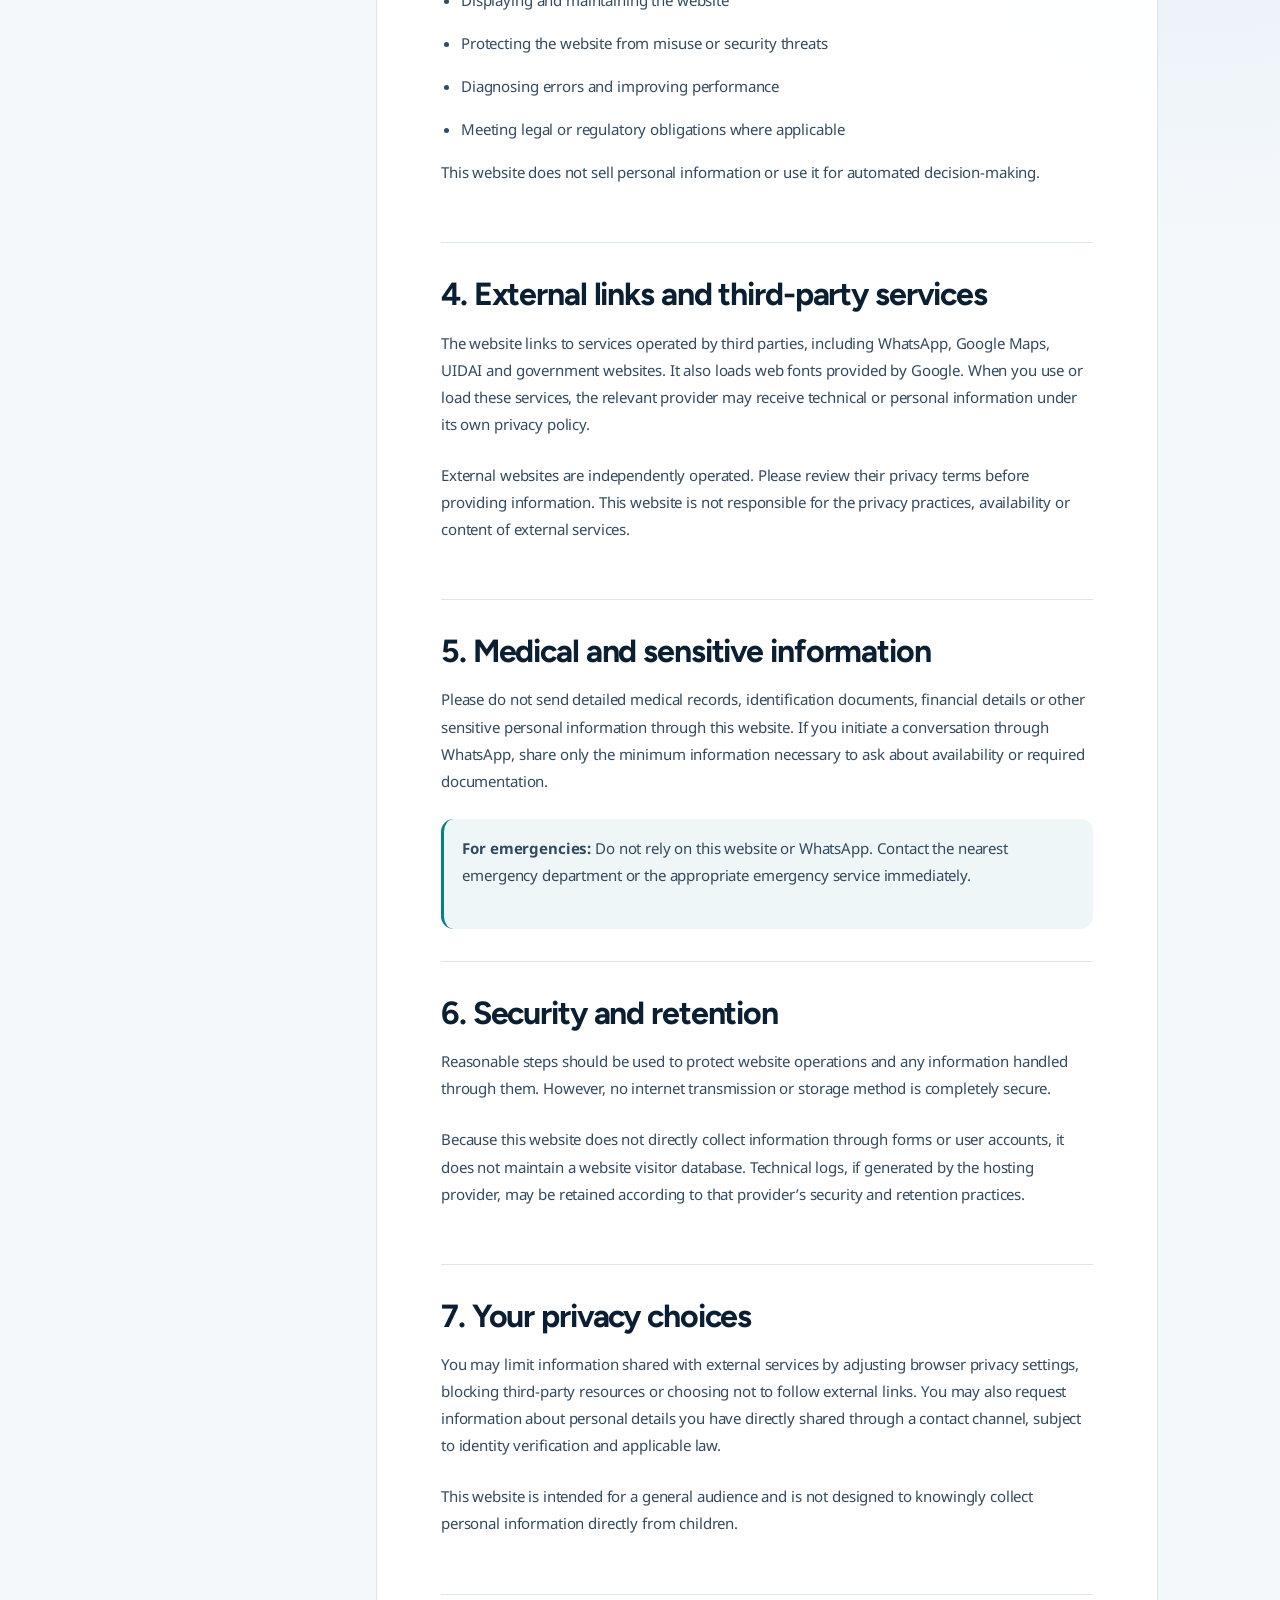
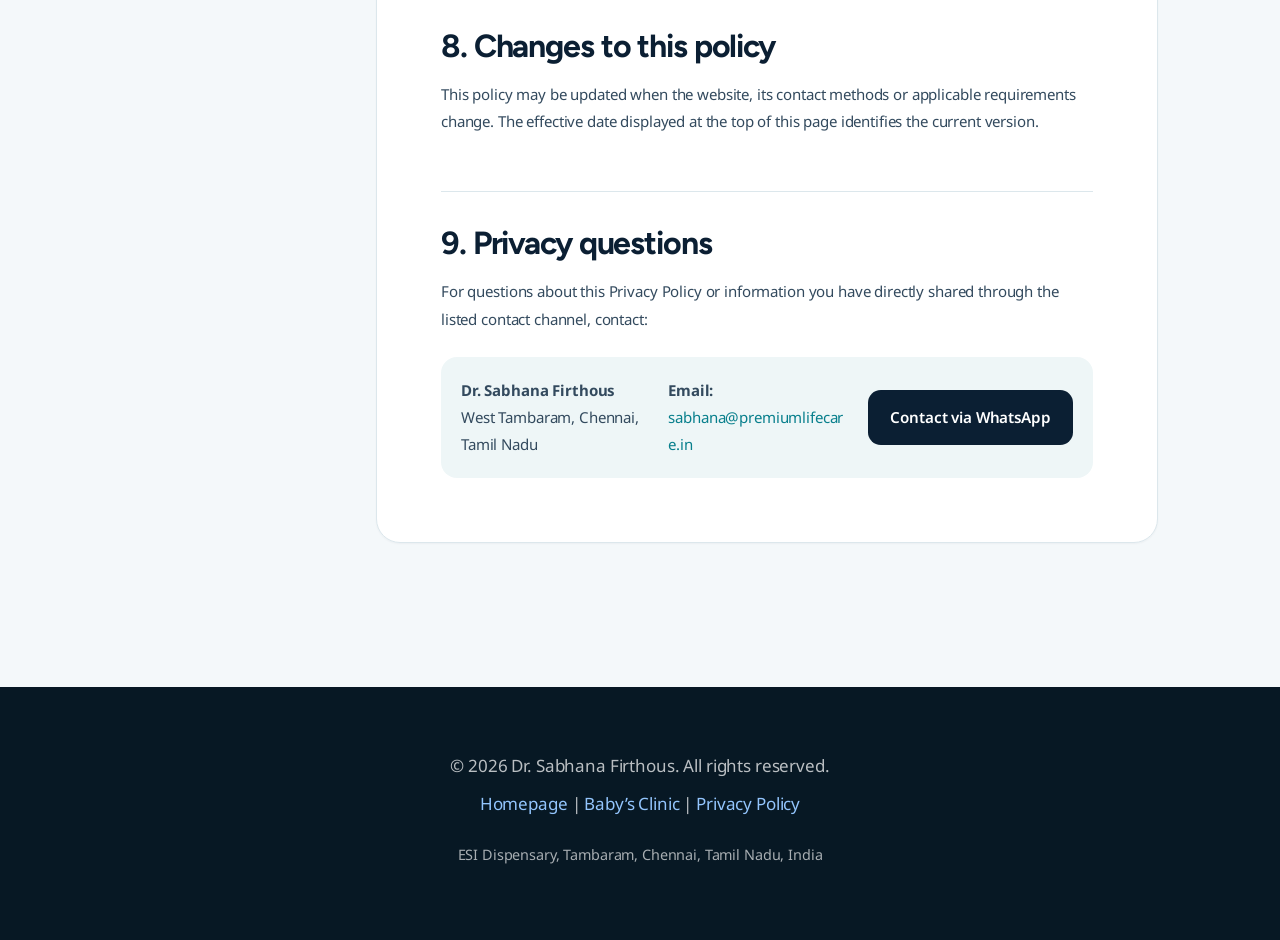
<file: privacy-policy.html>
<!DOCTYPE html>
<html lang="en-IN">
<head>
    <meta charset="UTF-8">
    <link rel="icon" href="favicon.ico" sizes="16x16 32x32 48x48">
    <link rel="icon" type="image/png" href="images/favicon-48.png" sizes="48x48">
    <link rel="icon" type="image/svg+xml" href="images/favicon.svg" sizes="any">
    <link rel="apple-touch-icon" href="images/apple-touch-icon.png" sizes="180x180">
    <meta name="viewport" content="width=device-width, initial-scale=1.0">
    <meta name="description" content="Privacy Policy for the professional website of Dr. Sabhana Firthous, Chennai.">
    <meta name="robots" content="index, follow, max-image-preview:large, max-snippet:-1">
    <meta name="author" content="Dr. Sabhana Firthous">
    <meta name="theme-color" content="#0B1F33">
    <link rel="canonical" href="https://premiumlifecare.in/privacy-policy.html">
    <title>Privacy Policy | Dr. Sabhana Firthous</title>

    <link rel="preconnect" href="https://fonts.googleapis.com">
    <link rel="preconnect" href="https://fonts.gstatic.com" crossorigin>
    <link href="https://fonts.googleapis.com/css2?family=Figtree:wght@300;400;500;600;700;800&amp;family=Noto+Sans:wght@300;400;500;600;700&amp;display=swap" rel="stylesheet">
    <link rel="stylesheet" href="styles/styles.css?v=20261013-services-4">
</head>
<body class="policy-page">
    <a href="#main-content" class="skip-link">Skip to main content</a>

    <header>
        <nav class="policy-nav" aria-label="Main navigation">
            <a class="logo" href="index.html" aria-label="Dr. Sabhana Firthous homepage">
                <svg class="icon" viewBox="0 0 24 24" fill="none" stroke="currentColor" stroke-width="2" aria-hidden="true">
                    <path d="M12 2C6.48 2 2 6.48 2 12s4.48 10 10 10 10-4.48 10-10S17.52 2 12 2zm-2 15-5-5 1.41-1.41L10 14.17l7.59-7.59L19 8l-9 9z"/>
                </svg>
                Dr. Sabhana Firthous
            </a>
            <ul>
                <li><a href="index.html#about">About</a></li>
                <li><a href="index.html#services">Services</a></li>
                <li><a href="clinic.html">Baby’s Clinic</a></li>
                <li><a href="index.html#faq">FAQ</a></li>
                <li><a href="index.html#experience">Experience</a></li>
                <li><a href="index.html#credentials">Credentials</a></li>
                <li><a href="index.html#approach">Approach</a></li>
                <li><a class="nav-contact" href="index.html#contact">Contact</a></li>
            </ul>
        </nav>
    </header>

    <main id="main-content" class="legal-main">
        <section class="legal-hero">
            <p class="section-eyebrow">Your information matters</p>
            <h1>Privacy Policy</h1>
            <p>This policy explains how information is handled when you visit this professional website or use its external contact links.</p>
            <section class="legal-meta" aria-label="Policy details">
                <span>Effective 1 September 2026</span>
                <span>Applies to this website</span>
                <span>Chennai, Tamil Nadu</span>
            </section>
        </section>

        <div class="legal-layout">
            <aside class="legal-toc" aria-label="Privacy policy contents">
                <strong>On this page</strong>
                <ul>
                    <li><a href="#scope">Scope</a></li>
                    <li><a href="#information">Information handled</a></li>
                    <li><a href="#use">How information is used</a></li>
                    <li><a href="#third-parties">Third-party services</a></li>
                    <li><a href="#medical-information">Medical information</a></li>
                    <li><a href="#security">Security and retention</a></li>
                    <li><a href="#choices">Your choices</a></li>
                    <li><a href="#updates">Policy updates</a></li>
                    <li><a href="#contact-privacy">Contact</a></li>
                </ul>
            </aside>

            <article class="legal-content" aria-label="Privacy policy content">
                <section id="scope">
                    <h2>1. Scope of this policy</h2>
                    <p>This Privacy Policy applies to the professional website of Dr. Sabhana Firthous. The website presents professional background, credentials, services and contact information. It does not provide a patient portal, online diagnosis service or online appointment system.</p>
                </section>

                <section id="information">
                    <h2>2. Information handled by the website</h2>
                    <p>This website does not contain forms that directly request or store personal information. Depending on the hosting provider and browser configuration, limited technical information may be processed automatically when a page is requested, including:</p>
                    <ul>
                        <li>Internet Protocol address and approximate location</li>
                        <li>Browser, device and operating-system information</li>
                        <li>Date, time, requested pages and referring page</li>
                        <li>Security and diagnostic logs needed to operate the website</li>
                    </ul>
                    <p>The website does not intentionally use this technical information to identify individual visitors.</p>
                </section>

                <section id="use">
                    <h2>3. How information may be used</h2>
                    <p>Limited technical information may be used only for legitimate website operations, such as:</p>
                    <ul>
                        <li>Displaying and maintaining the website</li>
                        <li>Protecting the website from misuse or security threats</li>
                        <li>Diagnosing errors and improving performance</li>
                        <li>Meeting legal or regulatory obligations where applicable</li>
                    </ul>
                    <p>This website does not sell personal information or use it for automated decision-making.</p>
                </section>

                <section id="third-parties">
                    <h2>4. External links and third-party services</h2>
                    <p>The website links to services operated by third parties, including WhatsApp, Google Maps, UIDAI and government websites. It also loads web fonts provided by Google. When you use or load these services, the relevant provider may receive technical or personal information under its own privacy policy.</p>
                    <p>External websites are independently operated. Please review their privacy terms before providing information. This website is not responsible for the privacy practices, availability or content of external services.</p>
                </section>

                <section id="medical-information">
                    <h2>5. Medical and sensitive information</h2>
                    <p>Please do not send detailed medical records, identification documents, financial details or other sensitive personal information through this website. If you initiate a conversation through WhatsApp, share only the minimum information necessary to ask about availability or required documentation.</p>
                    <div class="legal-notice">
                        <p><strong>For emergencies:</strong> Do not rely on this website or WhatsApp. Contact the nearest emergency department or the appropriate emergency service immediately.</p>
                    </div>
                </section>

                <section id="security">
                    <h2>6. Security and retention</h2>
                    <p>Reasonable steps should be used to protect website operations and any information handled through them. However, no internet transmission or storage method is completely secure.</p>
                    <p>Because this website does not directly collect information through forms or user accounts, it does not maintain a website visitor database. Technical logs, if generated by the hosting provider, may be retained according to that provider’s security and retention practices.</p>
                </section>

                <section id="choices">
                    <h2>7. Your privacy choices</h2>
                    <p>You may limit information shared with external services by adjusting browser privacy settings, blocking third-party resources or choosing not to follow external links. You may also request information about personal details you have directly shared through a contact channel, subject to identity verification and applicable law.</p>
                    <p>This website is intended for a general audience and is not designed to knowingly collect personal information directly from children.</p>
                </section>

                <section id="updates">
                    <h2>8. Changes to this policy</h2>
                    <p>This policy may be updated when the website, its contact methods or applicable requirements change. The effective date displayed at the top of this page identifies the current version.</p>
                </section>

                <section id="contact-privacy">
                    <h2>9. Privacy questions</h2>
                    <p>For questions about this Privacy Policy or information you have directly shared through the listed contact channel, contact:</p>
                    <div class="legal-contact-card">
                        <p><strong>Dr. Sabhana Firthous</strong><br>West Tambaram, Chennai, Tamil Nadu</p>
                        <p><strong>Email:</strong> <a class="contact-email" href="mailto:sabhana@premiumlifecare.in">sabhana@premiumlifecare.in</a></p>
                        <a class="btn" href="https://wa.me/917667017100" target="_blank" rel="noopener noreferrer">Contact via WhatsApp</a>
                    </div>
                </section>
            </article>
        </div>
    </main>

    <footer>
        <p>&copy; 2026 Dr. Sabhana Firthous. All rights reserved.</p>
        <p>
            <a href="index.html">Homepage</a> |
            <a href="clinic.html">Baby’s Clinic</a> |
            <a href="privacy-policy.html" aria-current="page">Privacy Policy</a>
        </p>
        <p class="footer-meta">ESI Dispensary, Tambaram, Chennai, Tamil Nadu, India</p>
    </footer>
    <script src="scripts/nav.js?v=20261013-services-4" defer></script>
</body>
</html>
</file>
<file: styles/styles.css>
* {
            margin: 0;
            padding: 0;
            box-sizing: border-box;
        }

        :root {
            --color-primary: #0F172A;
            --color-secondary: #334155;
            --color-accent: #0369A1;
            --color-medical-green: #10B981;
            --color-warning: #F59E0B;
            --color-background: #F8FAFC;
            --color-surface: #FFFFFF;
            --color-foreground: #020617;
            --color-heading: #0F172A;
            --color-muted: #E8ECF1;
            --color-border: #E2E8F0;
            --color-text-body: #1e293b;
            --color-text-secondary: #475569;

            --font-heading: 'Figtree', sans-serif;
            --font-body: 'Noto Sans', sans-serif;

            --spacing-xs: 0.5rem;
            --spacing-sm: 1rem;
            --spacing-md: 1.5rem;
            --spacing-lg: 2rem;
            --spacing-xl: 3rem;
            --spacing-2xl: 4rem;

            --radius-sm: 0.375rem;
            --radius-md: 0.5rem;
            --radius-lg: 0.75rem;
            --radius-xl: 1rem;

            --shadow-sm: 0 1px 2px 0 rgba(15, 23, 42, 0.05);
            --shadow-md: 0 4px 6px -1px rgba(15, 23, 42, 0.1);
            --shadow-lg: 0 10px 15px -3px rgba(15, 23, 42, 0.1);
            --shadow-xl: 0 20px 25px -5px rgba(15, 23, 42, 0.1);

            --transition-duration: 150ms;
            --transition-timing: cubic-bezier(0.4, 0, 0.2, 1);
        }

        @media (prefers-color-scheme: dark) {
            :root {
                --color-background: #0F172A;
                --color-surface: #1E293B;
                --color-foreground: #F8FAFC;
                --color-heading: #F8FAFC;
                --color-accent: #38BDF8;
                --color-medical-green: #34D399;
                --color-muted: #334155;
                --color-border: #475569;
                --color-text-body: #E2E8F0;
                --color-text-secondary: #CBD5E1;
            }
        }

        html {
            scroll-behavior: smooth;
        }

        body {
            font-family: var(--font-body);
            background-color: var(--color-background);
            color: var(--color-text-body);
            line-height: 1.6;
            font-size: 16px;
        }

        @media (prefers-reduced-motion: reduce) {
            * {
                animation-duration: 0.01ms !important;
                animation-iteration-count: 1 !important;
                transition-duration: 0.01ms !important;
            }
        }

        /* SVG Icon Styling */
        .icon {
            width: 1em;
            height: 1em;
            vertical-align: -0.125em;
            display: inline-block;
        }

        .icon-lg {
            width: 1.5em;
            height: 1.5em;
        }

        .icon-xl {
            width: 2.5rem;
            height: 2.5rem;
        }

        .icon-2xl {
            width: 3rem;
            height: 3rem;
        }

        /* Typography */
        h1, h2, h3, h4, h5, h6 {
            font-family: var(--font-heading);
            font-weight: 700;
            line-height: 1.2;
            color: var(--color-heading);
            text-wrap: balance;
        }

        h1 {
            font-size: 3rem;
            font-weight: 800;
            margin-bottom: var(--spacing-lg);
            background: linear-gradient(135deg, var(--color-primary) 0%, var(--color-accent) 100%);
            -webkit-background-clip: text;
            -webkit-text-fill-color: transparent;
            background-clip: text;
        }

        @media (prefers-color-scheme: dark) {
            h1 {
                background: linear-gradient(135deg, #F1F5F9 0%, #93C5FD 100%);
                -webkit-background-clip: text;
                -webkit-text-fill-color: transparent;
                background-clip: text;
            }
        }

        h2 {
            font-size: 2.25rem;
            margin-bottom: var(--spacing-md);
            margin-top: var(--spacing-2xl);
            display: flex;
            align-items: center;
            gap: var(--spacing-md);
        }

        h2 .icon {
            color: var(--color-accent);
            font-size: 1.8rem;
        }

        h3 {
            font-size: 1.5rem;
            margin-bottom: var(--spacing-md);
            color: var(--color-heading);
        }

        h4 {
            font-size: 1.25rem;
            font-weight: 600;
            margin-bottom: var(--spacing-sm);
            color: var(--color-heading);
        }

        p {
            margin-bottom: var(--spacing-md);
            color: var(--color-text-body);
            line-height: 1.75;
        }

        a {
            color: var(--color-accent);
            text-decoration: none;
            transition: color var(--transition-duration) var(--transition-timing);
        }

        a:hover {
            color: #0284C7;
            text-decoration: underline;
        }

        a:focus-visible {
            outline: 2px solid var(--color-accent);
            outline-offset: 2px;
            border-radius: var(--radius-sm);
        }

        img {
            max-width: 100%;
            height: auto;
            display: block;
        }

        /* Skip link */
        .skip-link {
            position: absolute;
            top: -40px;
            left: 0;
            background: var(--color-accent);
            color: var(--color-on-accent, white);
            padding: var(--spacing-sm);
            z-index: 100;
            text-decoration: none;
        }

        .skip-link:focus {
            top: 0;
        }

        /* Header */
        header {
            background: var(--color-surface);
            border-bottom: 1px solid var(--color-border);
            position: sticky;
            top: 0;
            z-index: 40;
            box-shadow: var(--shadow-sm);
        }

        nav {
            max-width: 1200px;
            margin: 0 auto;
            padding: var(--spacing-md) var(--spacing-lg);
            display: flex;
            justify-content: space-between;
            align-items: center;
        }

        .logo {
            font-size: 1.5rem;
            font-weight: 800;
            color: var(--color-heading);
            font-family: var(--font-heading);
            display: flex;
            align-items: center;
            gap: var(--spacing-sm);
        }

        .logo .icon {
            color: var(--color-accent);
            font-size: 1.8rem;
        }

        nav ul {
            list-style: none;
            display: flex;
            gap: var(--spacing-lg);
        }

        nav a {
            color: var(--color-secondary);
            font-weight: 500;
            transition: color var(--transition-duration) var(--transition-timing);
            display: flex;
            align-items: center;
            gap: var(--spacing-xs);
        }

        @media (prefers-color-scheme: dark) {
            nav a {
                color: var(--color-text-secondary);
            }
        }

        nav a:hover {
            color: var(--color-accent);
        }

        @media (max-width: 768px) {
            nav ul {
                gap: var(--spacing-md);
                font-size: 0.875rem;
            }
        }

        @media (max-width: 640px) {
            nav {
                flex-direction: column;
                gap: var(--spacing-md);
            }

            nav ul {
                flex-wrap: wrap;
                justify-content: center;
                gap: var(--spacing-sm);
            }

            h1 {
                font-size: 2rem;
            }

            h2 {
                font-size: 1.75rem;
            }
        }

        /* Main Container */
        main {
            max-width: 1200px;
            margin: 0 auto;
            padding: var(--spacing-lg);
        }

        /* Hero Section */
        .hero {
            display: grid;
            grid-template-columns: 1fr 1fr;
            gap: var(--spacing-2xl);
            align-items: center;
            margin-bottom: var(--spacing-2xl);
            padding: var(--spacing-2xl) 0;
        }

        .hero-content .subtitle {
            font-size: 1.25rem;
            color: var(--color-accent);
            margin-bottom: var(--spacing-md);
            font-weight: 600;
            display: flex;
            align-items: center;
            gap: var(--spacing-sm);
        }

        .hero-description {
            font-size: 1.125rem;
            color: var(--color-text-body);
            line-height: 1.8;
            margin-bottom: var(--spacing-lg);
        }

        .hero-image {
            position: relative;
            border-radius: var(--radius-xl);
            overflow: hidden;
            box-shadow: var(--shadow-xl);
            transition: transform var(--transition-duration) var(--transition-timing),
                        box-shadow var(--transition-duration) var(--transition-timing);
        }

        .hero-image:hover {
            transform: translateY(-8px);
            box-shadow: 0 25px 50px -12px rgba(3, 105, 161, 0.25);
        }

        .hero-image img {
            width: 100%;
            height: auto;
            display: block;
        }

        .hero-image::before {
            content: '';
            position: absolute;
            top: 0;
            left: 0;
            right: 0;
            bottom: 0;
            background: linear-gradient(135deg, rgba(3, 105, 161, 0.1) 0%, transparent 100%);
            pointer-events: none;
        }

        /* CTA Buttons */
        .cta-buttons {
            display: flex;
            gap: var(--spacing-md);
            flex-wrap: wrap;
            margin-top: var(--spacing-2xl);
        }

        button, .btn {
            padding: 0.875rem 1.75rem;
            font-size: 1rem;
            border-radius: var(--radius-md);
            border: none;
            cursor: pointer;
            font-family: var(--font-body);
            font-weight: 600;
            transition: all var(--transition-duration) var(--transition-timing);
            min-height: 44px;
            display: inline-flex;
            align-items: center;
            justify-content: center;
            gap: var(--spacing-sm);
        }

        .btn .whatsapp-icon {
            width: 1.25rem;
            height: 1.25rem;
            flex: 0 0 auto;
        }

        .btn-primary {
            background: linear-gradient(135deg, var(--color-accent) 0%, #0284C7 100%);
            color: white;
            box-shadow: var(--shadow-md);
        }

        .btn-primary:hover {
            color: white;
            transform: translateY(-2px);
            box-shadow: 0 12px 24px rgba(3, 105, 161, 0.3);
        }

        .btn-primary:focus-visible {
            outline: 2px solid var(--color-accent);
            outline-offset: 2px;
        }

        .btn-secondary {
            background: var(--color-surface);
            color: var(--color-accent);
            border: 2px solid var(--color-accent);
            box-shadow: var(--shadow-sm);
        }

        .btn-secondary:hover {
            background: var(--color-accent);
            color: white;
            transform: translateY(-2px);
            box-shadow: var(--shadow-md);
        }

        .btn-secondary:focus-visible {
            outline: 2px solid var(--color-accent);
            outline-offset: 2px;
        }

        /* Content Sections */
        section {
            margin-bottom: var(--spacing-2xl);
            padding: var(--spacing-xl) 0;
        }

        section:not(.hero) {
            border-top: 2px solid var(--color-border);
            padding-top: var(--spacing-2xl);
        }

        /* Stats Section */
        .stats-grid {
            display: grid;
            grid-template-columns: repeat(auto-fit, minmax(200px, 1fr));
            gap: var(--spacing-lg);
            margin: var(--spacing-xl) 0;
        }

        .stat-card {
            background: var(--color-surface);
            padding: var(--spacing-lg);
            border-radius: var(--radius-lg);
            border: 1px solid var(--color-border);
            text-align: center;
            transition: all var(--transition-duration) var(--transition-timing);
        }

        .stat-card:hover {
            border-color: var(--color-accent);
            box-shadow: var(--shadow-md);
            transform: translateY(-4px);
        }

        .stat-number {
            font-size: 2.5rem;
            font-weight: 800;
            background: linear-gradient(135deg, var(--color-accent) 0%, var(--color-medical-green) 100%);
            -webkit-background-clip: text;
            -webkit-text-fill-color: transparent;
            background-clip: text;
            margin-bottom: var(--spacing-sm);
        }

        .stat-label {
            font-size: 0.95rem;
            color: var(--color-text-body);
            font-weight: 500;
        }

        .stat-icon {
            font-size: 2rem;
            margin-bottom: var(--spacing-sm);
            color: var(--color-accent);
        }

        /* Credentials Badge */
        .credential-badge {
            display: inline-flex;
            align-items: center;
            gap: var(--spacing-sm);
            background: linear-gradient(135deg, #ECF0FF 0%, #F0F9FF 100%);
            color: var(--color-accent);
            padding: var(--spacing-sm) var(--spacing-md);
            border-radius: var(--radius-lg);
            font-weight: 600;
            font-size: 0.9rem;
            margin-bottom: var(--spacing-md);
            border: 1px solid rgba(3, 105, 161, 0.2);
        }

        @media (prefers-color-scheme: dark) {
            .credential-badge {
                background: rgba(3, 105, 161, 0.1);
                border-color: rgba(3, 105, 161, 0.3);
            }
        }

        .credential-badge .icon {
            color: var(--color-accent);
        }

        /* Professional Overview Table */
        .overview-table {
            width: 100%;
            border-collapse: collapse;
            margin: var(--spacing-lg) 0;
            box-shadow: var(--shadow-sm);
            border-radius: var(--radius-lg);
            overflow: hidden;
        }

        .overview-table th,
        .overview-table td {
            padding: var(--spacing-md);
            text-align: left;
            border-bottom: 1px solid var(--color-border);
        }

        .overview-table th {
            background: linear-gradient(135deg, var(--color-primary) 0%, var(--color-secondary) 100%);
            font-weight: 600;
            color: white;
            font-size: 0.95rem;
        }

        @media (prefers-color-scheme: dark) {
            .overview-table th {
                background: linear-gradient(135deg, #1E293B 0%, #334155 100%);
            }
        }

        .overview-table td {
            color: var(--color-text-body);
        }

        .overview-table tr:last-child th,
        .overview-table tr:last-child td {
            border-bottom: none;
        }

        /* Experience Cards */
        .experience-item {
            margin-bottom: var(--spacing-xl);
            padding: var(--spacing-lg);
            background: var(--color-surface);
            border-radius: var(--radius-lg);
            border-left: 4px solid var(--color-accent);
            box-shadow: var(--shadow-sm);
            transition: all var(--transition-duration) var(--transition-timing);
        }

        .experience-item:hover {
            box-shadow: var(--shadow-md);
            transform: translateX(4px);
        }

        .experience-item h4 {
            color: var(--color-accent);
            margin-bottom: var(--spacing-sm);
            display: flex;
            align-items: center;
            gap: var(--spacing-sm);
        }

        .experience-item h4 .icon {
            font-size: 1.5rem;
        }

        .experience-item .subtitle {
            font-size: 0.95rem;
            color: var(--color-text-secondary);
            font-weight: 500;
            margin-bottom: var(--spacing-md);
        }

        .experience-item p {
            margin-bottom: var(--spacing-sm);
        }

        /* Competencies Grid */
        .competencies {
            display: grid;
            grid-template-columns: repeat(auto-fit, minmax(280px, 1fr));
            gap: var(--spacing-lg);
            margin: var(--spacing-lg) 0;
        }

        .competency-item {
            padding: var(--spacing-lg);
            background: var(--color-surface);
            border: 1px solid var(--color-border);
            border-radius: var(--radius-lg);
            transition: all var(--transition-duration) var(--transition-timing);
            position: relative;
            overflow: hidden;
        }

        .competency-item::before {
            content: '';
            position: absolute;
            top: 0;
            left: 0;
            right: 0;
            height: 3px;
            background: linear-gradient(90deg, var(--color-accent) 0%, var(--color-medical-green) 100%);
            opacity: 0;
            transition: opacity var(--transition-duration) var(--transition-timing);
        }

        .competency-item:hover {
            border-color: var(--color-accent);
            box-shadow: var(--shadow-md);
            transform: translateY(-6px);
        }

        .competency-item:hover::before {
            opacity: 1;
        }

        .competency-icon {
            font-size: 2.5rem;
            margin-bottom: var(--spacing-md);
            color: var(--color-accent);
        }

        .competency-item h4 {
            color: var(--color-heading);
            margin-bottom: var(--spacing-sm);
            font-size: 1.1rem;
        }

        .competency-item p {
            font-size: 0.95rem;
            color: var(--color-text-secondary);
            margin-bottom: 0;
        }

        /* Highlight Box */
        .highlight-box {
            background: linear-gradient(135deg, rgba(3, 105, 161, 0.05) 0%, rgba(16, 185, 129, 0.05) 100%);
            border-left: 4px solid var(--color-accent);
            border-radius: var(--radius-lg);
            padding: var(--spacing-lg);
            margin: var(--spacing-lg) 0;
            box-shadow: var(--shadow-sm);
        }

        .highlight-box h3 {
            color: var(--color-heading);
            margin-top: 0;
            display: flex;
            align-items: center;
            gap: var(--spacing-sm);
        }

        .highlight-box h3 .icon {
            color: var(--color-accent);
        }

        /* Lists */
        ul, ol {
            margin-left: var(--spacing-lg);
            margin-bottom: var(--spacing-md);
        }

        li {
            margin-bottom: var(--spacing-sm);
            color: var(--color-text-body);
            line-height: 1.75;
        }

        /* Footer */
        footer {
            background: var(--color-primary);
            color: white;
            padding: var(--spacing-2xl) var(--spacing-lg);
            margin-top: var(--spacing-2xl);
            text-align: center;
        }

        footer a {
            color: #93C5FD;
            transition: color var(--transition-duration) var(--transition-timing);
        }

        footer p {
            color: white;
        }

        footer a:hover {
            color: white;
        }

        /* Responsive */
        @media (max-width: 768px) {
            .hero {
                grid-template-columns: 1fr;
                gap: var(--spacing-lg);
                padding: var(--spacing-lg) 0;
            }

            .cta-buttons {
                flex-direction: column;
            }

            button, .btn {
                width: 100%;
            }

            .overview-table th,
            .overview-table td {
                padding: var(--spacing-sm);
                font-size: 0.9rem;
            }

            .competencies {
                grid-template-columns: 1fr;
            }

            .stats-grid {
                grid-template-columns: repeat(2, 1fr);
            }
        }

        /* Premium visual system */
        :root {
            --color-primary: #0B1F33;
            --color-secondary: #29445D;
            --color-accent: #087F8C;
            --color-medical-green: #16A085;
            --color-background: #F4F8FA;
            --color-surface: #FFFFFF;
            --color-heading: #0B1F33;
            --color-on-accent: #FFFFFF;
            --color-border: #DCE7EC;
            --color-text-body: #334A5E;
            --color-text-secondary: #61788B;
            --radius-md: 0.75rem;
            --radius-lg: 1rem;
            --radius-xl: 1.75rem;
            --shadow-sm: 0 1px 2px rgba(11, 31, 51, 0.04);
            --shadow-md: 0 12px 30px rgba(11, 31, 51, 0.08);
            --shadow-lg: 0 22px 50px rgba(11, 31, 51, 0.12);
            --shadow-xl: 0 35px 80px rgba(11, 31, 51, 0.18);
        }

        @media (prefers-color-scheme: dark) {
            :root {
                --color-background: #071520;
                --color-surface: #0D2231;
                --color-heading: #F4FBFC;
                --color-on-accent: #071520;
                --color-border: #203B4B;
                --color-text-body: #D5E3E9;
                --color-text-secondary: #A8BEC9;
                --color-accent: #52D3DC;
                --color-medical-green: #57D9B5;
            }
        }

        ::selection {
            background: rgba(8, 127, 140, 0.22);
            color: var(--color-heading);
        }

        body {
            min-width: 320px;
            background:
                radial-gradient(circle at 8% 4%, rgba(8, 127, 140, 0.08), transparent 30rem),
                radial-gradient(circle at 94% 34%, rgba(37, 99, 235, 0.06), transparent 28rem),
                var(--color-background);
            font-size: 17px;
            letter-spacing: -0.008em;
        }

        header {
            background: color-mix(in srgb, var(--color-surface) 86%, transparent);
            border-bottom: 1px solid color-mix(in srgb, var(--color-border) 70%, transparent);
            box-shadow: none;
            backdrop-filter: blur(18px) saturate(150%);
            -webkit-backdrop-filter: blur(18px) saturate(150%);
        }

        nav {
            max-width: 1320px;
            min-height: 78px;
            padding: 0 2rem;
        }

        .logo {
            gap: 0.75rem;
            font-size: 1.2rem;
            letter-spacing: -0.025em;
        }

        .logo .icon {
            box-sizing: content-box;
            width: 1.35rem;
            height: 1.35rem;
            padding: 0.65rem;
            color: white;
            background: linear-gradient(135deg, #087F8C, #16A085);
            border-radius: 0.85rem;
            box-shadow: 0 8px 20px rgba(8, 127, 140, 0.2);
        }

        nav ul {
            align-items: center;
            gap: 0.25rem;
            margin: 0;
        }

        nav li {
            margin: 0;
        }

        nav a {
            padding: 0.65rem 0.85rem;
            border-radius: 999px;
            color: var(--color-text-body);
            font-size: 0.9rem;
            font-weight: 600;
        }

        nav a:hover {
            color: var(--color-accent);
            background: color-mix(in srgb, var(--color-accent) 9%, transparent);
            text-decoration: none;
        }

        nav .nav-contact {
            margin-left: 0.5rem;
            padding-inline: 1.1rem;
            color: white;
            background: var(--color-primary);
        }

        nav .nav-contact:hover {
            color: white;
            background: var(--color-accent);
        }

        main {
            max-width: 1320px;
            padding: 0 2rem 4rem;
        }

        section,
        section:not(.hero) {
            border-top: 0;
        }

        .hero {
            position: relative;
            isolation: isolate;
            min-height: 650px;
            margin: 2rem 0 0;
            padding: clamp(3rem, 6vw, 6rem);
            gap: clamp(3rem, 7vw, 7rem);
            grid-template-columns: minmax(0, 1.12fr) minmax(330px, 0.88fr);
            overflow: hidden;
            border-radius: 2.25rem;
            background:
                linear-gradient(115deg, rgba(11, 31, 51, 0.98) 0%, rgba(13, 55, 68, 0.96) 58%, rgba(8, 127, 140, 0.86) 100%);
            box-shadow: var(--shadow-xl);
        }

        .hero::before,
        .hero::after {
            content: '';
            position: absolute;
            z-index: -1;
            border-radius: 50%;
            pointer-events: none;
        }

        .hero::before {
            width: 34rem;
            height: 34rem;
            top: -21rem;
            left: 28%;
            border: 1px solid rgba(255, 255, 255, 0.14);
            box-shadow: 0 0 0 5rem rgba(255, 255, 255, 0.025), 0 0 0 10rem rgba(255, 255, 255, 0.018);
        }

        .hero::after {
            width: 24rem;
            height: 24rem;
            right: -9rem;
            bottom: -11rem;
            background: rgba(82, 211, 220, 0.13);
            filter: blur(2px);
        }

        .hero-content {
            position: relative;
            z-index: 2;
            min-width: 0;
        }

        .hero-kicker {
            display: inline-flex;
            align-items: center;
            gap: 0.65rem;
            margin-bottom: 1.5rem;
            color: #BDECF0;
            font-family: var(--font-heading);
            font-size: 0.78rem;
            font-weight: 700;
            letter-spacing: 0.13em;
            text-transform: uppercase;
        }

        .hero-kicker span {
            width: 0.55rem;
            height: 0.55rem;
            border-radius: 50%;
            background: #57D9B5;
            box-shadow: 0 0 0 0.3rem rgba(87, 217, 181, 0.15);
        }

        .hero h1 {
            max-width: 720px;
            margin-bottom: 1.5rem;
            color: white;
            background: none;
            -webkit-text-fill-color: currentColor;
            font-size: clamp(3rem, 5.4vw, 5.4rem);
            line-height: 0.98;
            letter-spacing: -0.055em;
        }

        .hero-content .subtitle {
            width: fit-content;
            max-width: 100%;
            margin-bottom: 1.5rem;
            padding: 0.7rem 1rem;
            border: 1px solid rgba(255, 255, 255, 0.16);
            border-radius: 999px;
            color: #D5F4F5;
            background: rgba(255, 255, 255, 0.08);
            font-size: 0.9rem;
            backdrop-filter: blur(10px);
        }

        .hero-description {
            max-width: 660px;
            color: rgba(255, 255, 255, 0.78);
            font-size: 1.08rem;
            line-height: 1.8;
        }

        .cta-buttons {
            margin-top: 2rem;
        }

        button, .btn {
            min-height: 52px;
            padding: 0.95rem 1.4rem;
            border-radius: 0.8rem;
            font-size: 0.95rem;
        }

        .btn-primary {
            color: #08212C;
            background: #FFFFFF;
            box-shadow: 0 12px 30px rgba(0, 0, 0, 0.18);
        }

        .btn-primary:hover {
            color: #08212C;
            background: #DDF9F6;
            box-shadow: 0 16px 36px rgba(0, 0, 0, 0.24);
        }

        .btn-secondary {
            color: white;
            border-color: rgba(255, 255, 255, 0.4);
            background: rgba(255, 255, 255, 0.06);
            box-shadow: none;
        }

        .btn-secondary:hover {
            color: white;
            border-color: rgba(255, 255, 255, 0.75);
            background: rgba(255, 255, 255, 0.14);
        }

        .hero-image {
            align-self: stretch;
            min-height: 500px;
            overflow: visible;
            border-radius: 1.75rem;
            box-shadow: none;
        }

        .hero-image:hover {
            transform: none;
            box-shadow: none;
        }

        .hero-image::before {
            inset: -1rem 1rem 1rem -1rem;
            z-index: -1;
            border: 1px solid rgba(255, 255, 255, 0.18);
            border-radius: 1.75rem;
            background: rgba(255, 255, 255, 0.05);
        }

        .hero-image img {
            width: 100%;
            height: 100%;
            min-height: 500px;
            border: 7px solid rgba(255, 255, 255, 0.13);
            border-radius: 1.75rem;
            object-fit: cover;
            object-position: center 18%;
            box-shadow: 0 28px 55px rgba(0, 0, 0, 0.28);
        }

        .hero-image-caption {
            position: absolute;
            right: -1.5rem;
            bottom: 2rem;
            display: flex;
            align-items: center;
            gap: 0.8rem;
            max-width: 280px;
            padding: 1rem 1.15rem;
            border: 1px solid rgba(255, 255, 255, 0.5);
            border-radius: 1rem;
            color: #173144;
            background: rgba(255, 255, 255, 0.92);
            box-shadow: 0 18px 40px rgba(0, 0, 0, 0.2);
            backdrop-filter: blur(14px);
        }

        .hero-image-caption span:last-child {
            display: grid;
            gap: 0.1rem;
            font-size: 0.75rem;
            line-height: 1.35;
        }

        .hero-image-caption strong {
            font-family: var(--font-heading);
            font-size: 0.88rem;
        }

        .status-dot {
            width: 0.65rem;
            height: 0.65rem;
            flex: 0 0 auto;
            border-radius: 50%;
            background: #16A085;
            box-shadow: 0 0 0 0.3rem rgba(22, 160, 133, 0.14);
        }

        .metrics-section {
            position: relative;
            z-index: 3;
            margin: -2rem 2rem 6rem;
            padding: 0;
        }

        .stats-grid {
            gap: 1px;
            margin: 0;
            overflow: hidden;
            border: 1px solid var(--color-border);
            border-radius: 1.35rem;
            background: var(--color-border);
            box-shadow: var(--shadow-lg);
        }

        .stat-card {
            min-height: 170px;
            padding: 2rem;
            border: 0;
            border-radius: 0;
            background: color-mix(in srgb, var(--color-surface) 96%, transparent);
            backdrop-filter: blur(16px);
        }

        .stat-card:hover {
            z-index: 1;
            border-color: transparent;
            background: var(--color-surface);
            box-shadow: inset 0 -4px 0 var(--color-accent);
            transform: none;
        }

        .stat-icon {
            margin-bottom: 0.65rem;
            font-size: 1.45rem;
            color: var(--color-accent);
        }

        .stat-number {
            margin-bottom: 0.35rem;
            color: var(--color-heading);
            background: none;
            -webkit-text-fill-color: currentColor;
            font-size: clamp(1.8rem, 3vw, 2.6rem);
            letter-spacing: -0.04em;
        }

        .stat-label {
            color: var(--color-text-secondary);
            font-size: 0.88rem;
            letter-spacing: 0.01em;
        }

        .content-section {
            position: relative;
            margin: 0 0 2rem;
            padding: clamp(2rem, 5vw, 4.5rem);
            border: 1px solid var(--color-border) !important;
            border-radius: 1.75rem;
            background: color-mix(in srgb, var(--color-surface) 96%, transparent);
            box-shadow: var(--shadow-sm);
        }

        .content-section > h2 {
            margin: 0 0 2rem;
            color: var(--color-heading);
            font-size: clamp(1.8rem, 3.5vw, 3rem);
            letter-spacing: -0.045em;
        }

        .content-section > h2 .icon-lg {
            box-sizing: content-box;
            width: 1.35rem;
            height: 1.35rem;
            padding: 0.75rem;
            flex: 0 0 auto;
            color: var(--color-accent);
            border-radius: 0.9rem;
            background: color-mix(in srgb, var(--color-accent) 11%, transparent);
        }

        .content-section > p {
            max-width: 900px;
            font-size: 1.02rem;
        }

        .section-eyebrow {
            margin-bottom: 0.8rem;
            color: var(--color-accent) !important;
            font-family: var(--font-heading);
            font-size: 0.76rem !important;
            font-weight: 800;
            letter-spacing: 0.14em;
            text-transform: uppercase;
        }

        .services-section {
            padding: clamp(2rem, 5vw, 4.5rem);
            background:
                radial-gradient(circle at 100% 0%, color-mix(in srgb, var(--color-accent) 10%, transparent), transparent 30rem),
                var(--color-surface);
        }

        .services-intro {
            display: grid;
            grid-template-columns: minmax(0, 1fr) 260px;
            gap: 3rem;
            align-items: end;
            margin-bottom: 3rem;
        }

        .services-intro h2 {
            max-width: 760px;
            margin-bottom: 1.25rem;
            color: var(--color-heading);
            font-size: clamp(2.2rem, 4.5vw, 4rem);
            line-height: 1.02;
            letter-spacing: -0.055em;
        }

        .services-intro p:not(.section-eyebrow) {
            max-width: 790px;
            margin: 0;
            color: var(--color-text-body);
            font-size: 1.05rem;
        }

        .services-profile {
            display: grid;
            gap: 0.3rem;
            padding: 1.5rem;
            border-radius: 1.15rem;
            color: white;
            background: linear-gradient(135deg, #0B1F33, #0B5360);
            box-shadow: var(--shadow-md);
        }

        .services-profile span {
            color: #AEE7EA;
            font-size: 0.72rem;
            font-weight: 700;
            letter-spacing: 0.1em;
            text-transform: uppercase;
        }

        .services-profile strong {
            font-family: var(--font-heading);
            font-size: 2rem;
            letter-spacing: -0.04em;
        }

        .services-profile small {
            color: rgba(255, 255, 255, 0.7);
        }

        .services-grid {
            display: grid;
            grid-template-columns: repeat(2, minmax(0, 1fr));
            gap: 1rem;
        }

        .service-card {
            position: relative;
            display: flex;
            min-width: 0;
            min-height: 360px;
            padding: 1.75rem;
            flex-direction: column;
            overflow: hidden;
            border: 1px solid var(--color-border);
            border-radius: 1.2rem;
            background: color-mix(in srgb, var(--color-background) 34%, var(--color-surface));
            transition: transform 180ms ease, border-color 180ms ease, box-shadow 180ms ease;
        }

        .service-card::after {
            content: '';
            position: absolute;
            top: 0;
            right: 0;
            width: 7rem;
            height: 7rem;
            border-radius: 0 0 0 100%;
            background: color-mix(in srgb, var(--color-accent) 6%, transparent);
            pointer-events: none;
        }

        .service-card:hover {
            z-index: 1;
            border-color: color-mix(in srgb, var(--color-accent) 38%, var(--color-border));
            box-shadow: var(--shadow-md);
            transform: translateY(-4px);
        }

        .service-card-featured {
            background:
                linear-gradient(145deg, color-mix(in srgb, var(--color-accent) 9%, var(--color-surface)), var(--color-surface));
        }

        .services-subheading {
            display: grid;
            gap: 0.4rem;
            margin: 2.5rem 0 1.25rem;
        }

        .services-subheading h3 {
            margin: 0;
        }

        .services-subheading p {
            margin: 0;
        }

        .service-card-wide {
            grid-column: 1 / -1;
            min-height: auto;
        }

        .service-icon {
            display: grid;
            width: 3.25rem;
            height: 3.25rem;
            place-items: center;
            margin-bottom: 1.35rem;
            color: var(--color-accent);
            border: 1px solid color-mix(in srgb, var(--color-accent) 20%, transparent);
            border-radius: 0.9rem;
            background: color-mix(in srgb, var(--color-accent) 9%, var(--color-surface));
        }

        .service-icon svg {
            width: 1.55rem;
            height: 1.55rem;
        }

        .service-card h3 {
            margin-bottom: 0.75rem;
            padding-right: 2rem;
            color: var(--color-heading);
            font-size: 1.3rem;
            letter-spacing: -0.025em;
        }

        .service-card > p {
            margin-bottom: 1rem;
            color: var(--color-text-body);
            font-size: 0.93rem;
            line-height: 1.7;
        }

        .service-requirements {
            margin: 0 0 1rem;
            padding: 0;
            list-style: none;
        }

        .service-requirements li {
            position: relative;
            margin: 0;
            padding: 0.35rem 0 0.35rem 1.35rem;
            color: var(--color-text-secondary);
            font-size: 0.85rem;
            line-height: 1.5;
        }

        .service-requirements li::before {
            content: '';
            position: absolute;
            top: 0.82rem;
            left: 0.2rem;
            width: 0.35rem;
            height: 0.35rem;
            border-radius: 50%;
            background: var(--color-medical-green);
        }

        .service-card .service-note {
            margin-top: auto;
            margin-bottom: 0;
            padding-top: 1rem;
            border-top: 1px solid var(--color-border);
            color: var(--color-text-secondary);
            font-size: 0.8rem;
        }

        .service-link {
            display: inline-flex;
            width: fit-content;
            align-items: center;
            gap: 0.35rem;
            margin-top: auto;
            color: var(--color-accent);
            font-size: 0.82rem;
            font-weight: 700;
        }

        .service-link:hover {
            color: var(--color-medical-green);
        }

        .visit-guide {
            display: grid;
            grid-template-columns: minmax(0, 0.72fr) minmax(0, 1.28fr);
            gap: 3rem;
            align-items: center;
            margin-top: 1rem;
            padding: clamp(2rem, 4vw, 3.5rem);
            border-radius: 1.35rem;
            color: white;
            background:
                radial-gradient(circle at 90% 10%, rgba(82, 211, 220, 0.2), transparent 19rem),
                linear-gradient(135deg, #0B1F33, #103B48);
        }

        .visit-guide .section-eyebrow {
            color: #9DE8E8 !important;
        }

        .visit-guide h3 {
            margin-bottom: 0.75rem;
            color: white;
            font-size: clamp(1.8rem, 3vw, 2.6rem);
            letter-spacing: -0.04em;
        }

        .visit-guide-heading > p:last-child {
            margin: 0;
            color: rgba(255, 255, 255, 0.7);
            font-size: 0.9rem;
        }

        .visit-checklist {
            display: grid;
            grid-template-columns: repeat(2, minmax(0, 1fr));
            gap: 0.65rem 1.5rem;
            margin: 0;
            list-style: none;
        }

        .visit-checklist li {
            position: relative;
            margin: 0;
            padding: 0.7rem 0 0.7rem 1.8rem;
            color: rgba(255, 255, 255, 0.88);
            border-bottom: 1px solid rgba(255, 255, 255, 0.1);
            font-size: 0.84rem;
            line-height: 1.45;
        }

        .visit-checklist li::before {
            content: '✓';
            position: absolute;
            left: 0;
            color: #57D9B5;
            font-weight: 800;
        }

        .service-footer-grid {
            display: grid;
            grid-template-columns: repeat(2, minmax(0, 1fr));
            gap: 1rem;
            margin-top: 1rem;
        }

        .service-areas,
        .service-conditions {
            padding: 1.75rem;
            border: 1px solid var(--color-border);
            border-radius: 1.15rem;
            background: color-mix(in srgb, var(--color-background) 32%, var(--color-surface));
        }

        .service-footer-grid h3 {
            margin-bottom: 0.8rem;
            color: var(--color-heading);
            font-size: 1.15rem;
        }

        .service-areas p,
        .service-conditions li {
            margin-bottom: 0;
            color: var(--color-text-secondary);
            font-size: 0.84rem;
            line-height: 1.7;
        }

        .service-conditions ul {
            margin: 0 0 0 1rem;
        }

        .faq-section {
            display: grid;
            grid-template-columns: minmax(250px, 0.72fr) minmax(0, 1.28fr);
            gap: clamp(2rem, 6vw, 5rem);
            align-items: start;
        }

        .faq-heading {
            position: sticky;
            top: 110px;
        }

        .faq-heading h2 {
            margin-bottom: 1rem;
            color: var(--color-heading);
            font-size: clamp(2rem, 4vw, 3.4rem);
            line-height: 1.04;
            letter-spacing: -0.05em;
        }

        .faq-heading > p:last-child {
            color: var(--color-text-secondary);
            font-size: 0.92rem;
        }

        .faq-list {
            border-top: 1px solid var(--color-border);
        }

        .faq-list details {
            border-bottom: 1px solid var(--color-border);
        }

        .faq-list summary {
            position: relative;
            padding: 1.35rem 2.5rem 1.35rem 0;
            color: var(--color-heading);
            font-family: var(--font-heading);
            font-size: 1rem;
            font-weight: 700;
            line-height: 1.45;
            cursor: pointer;
            list-style: none;
        }

        .faq-list summary::-webkit-details-marker {
            display: none;
        }

        .faq-list summary::after {
            content: '+';
            position: absolute;
            top: 1.1rem;
            right: 0;
            display: grid;
            width: 1.8rem;
            height: 1.8rem;
            place-items: center;
            color: var(--color-accent);
            border-radius: 50%;
            background: color-mix(in srgb, var(--color-accent) 9%, transparent);
            font-size: 1.2rem;
        }

        .faq-list details[open] summary::after {
            content: '−';
        }

        .faq-list details p {
            margin: 0;
            color: var(--color-text-secondary);
            font-size: 0.9rem;
            line-height: 1.75;
        }

        .about-section {
            padding-right: clamp(2rem, 12vw, 10rem);
            background:
                linear-gradient(110deg, color-mix(in srgb, var(--color-surface) 97%, transparent) 55%, color-mix(in srgb, var(--color-accent) 7%, var(--color-surface)) 100%);
        }

        .about-section::after {
            content: 'Care with clarity';
            position: absolute;
            right: 4rem;
            bottom: 3rem;
            color: color-mix(in srgb, var(--color-accent) 12%, transparent);
            font-family: var(--font-heading);
            font-size: clamp(3rem, 7vw, 7rem);
            font-weight: 800;
            line-height: 0.8;
            letter-spacing: -0.07em;
            pointer-events: none;
            writing-mode: vertical-rl;
        }

        .credential-badge {
            margin: 0.25rem;
            padding: 0.75rem 1rem;
            color: var(--color-accent);
            border-color: color-mix(in srgb, var(--color-accent) 24%, transparent);
            background: color-mix(in srgb, var(--color-accent) 8%, var(--color-surface));
        }

        .overview-table {
            border: 1px solid var(--color-border);
            border-radius: 1.25rem;
            box-shadow: none;
        }

        .overview-table th,
        .overview-table td {
            padding: 1.15rem 1.4rem;
            border-color: var(--color-border);
        }

        .overview-table th {
            width: 31%;
            color: var(--color-heading);
            background: color-mix(in srgb, var(--color-accent) 7%, var(--color-surface));
        }

        @media (prefers-color-scheme: dark) {
            .overview-table th {
                color: var(--color-heading);
                background: color-mix(in srgb, var(--color-accent) 9%, var(--color-surface));
            }
        }

        .experience-section {
            overflow: hidden;
        }

        .experience-item {
            position: relative;
            margin: 0 0 1.25rem 1.25rem;
            padding: 1.6rem 1.75rem 1.6rem 2rem;
            border: 1px solid var(--color-border);
            border-left: 1px solid var(--color-border);
            border-radius: 1.1rem;
            background: color-mix(in srgb, var(--color-background) 45%, var(--color-surface));
            box-shadow: none;
        }

        .experience-item::before {
            content: '';
            position: absolute;
            top: 2rem;
            left: -1.72rem;
            width: 0.75rem;
            height: 0.75rem;
            border: 4px solid var(--color-surface);
            border-radius: 50%;
            background: var(--color-accent);
            box-shadow: 0 0 0 1px var(--color-accent);
        }

        .experience-item::after {
            content: '';
            position: absolute;
            top: 2.85rem;
            bottom: -2rem;
            left: -1.38rem;
            width: 1px;
            background: var(--color-border);
        }

        .experience-item:nth-of-type(3)::after {
            display: none;
        }

        .experience-item:hover {
            border-color: color-mix(in srgb, var(--color-accent) 40%, var(--color-border));
            box-shadow: var(--shadow-md);
            transform: translateX(3px);
        }

        .experience-section > h3 {
            margin-top: 3rem;
        }

        .experience-section > ul {
            columns: 2;
            column-gap: 3rem;
            margin-left: 0;
            padding: 1.5rem 1.75rem;
            border-radius: 1rem;
            background: color-mix(in srgb, var(--color-accent) 6%, var(--color-surface));
            list-style-position: inside;
        }

        .approach-section {
            color: white;
            border-color: transparent !important;
            background:
                radial-gradient(circle at 90% 15%, rgba(82, 211, 220, 0.19), transparent 20rem),
                linear-gradient(135deg, #0B1F33 0%, #103B48 100%);
            box-shadow: var(--shadow-lg);
        }

        .approach-section > h2,
        .approach-section > p,
        .approach-section li {
            color: white;
        }

        .approach-section > h2 .icon-lg {
            color: #9DE8E8;
            background: rgba(255, 255, 255, 0.1);
        }

        .approach-section > p[style] {
            color: #9DE8E8 !important;
        }

        .approach-section ul {
            display: grid;
            grid-template-columns: repeat(2, minmax(0, 1fr));
            gap: 0.7rem 2rem;
            margin: 1.5rem 0 0;
            list-style: none;
        }

        .approach-section li {
            position: relative;
            margin: 0;
            padding: 0.75rem 0 0.75rem 2rem;
            border-bottom: 1px solid rgba(255, 255, 255, 0.1);
        }

        .approach-section li::before {
            content: '✓';
            position: absolute;
            left: 0;
            color: #57D9B5;
            font-weight: 800;
        }

        .competencies {
            grid-template-columns: repeat(3, minmax(0, 1fr));
            gap: 1rem;
        }

        .competency-item {
            min-height: 220px;
            padding: 1.6rem;
            border-color: var(--color-border);
            border-radius: 1.15rem;
            background: color-mix(in srgb, var(--color-background) 34%, var(--color-surface));
        }

        .competency-item::before {
            width: 3px;
            height: auto;
            right: auto;
            bottom: 0;
            background: linear-gradient(180deg, var(--color-accent), var(--color-medical-green));
        }

        .competency-item:hover {
            border-color: color-mix(in srgb, var(--color-accent) 35%, var(--color-border));
            box-shadow: var(--shadow-md);
            transform: translateY(-5px);
        }

        .competency-icon {
            display: grid;
            width: 3.1rem;
            height: 3.1rem;
            place-items: center;
            margin-bottom: 1.3rem;
            color: var(--color-accent);
            border-radius: 0.9rem;
            background: color-mix(in srgb, var(--color-accent) 10%, transparent);
            font-size: 1.3rem;
        }

        .education-section,
        .community-section {
            background:
                linear-gradient(145deg, var(--color-surface), color-mix(in srgb, var(--color-accent) 4%, var(--color-surface)));
        }

        .highlight-box {
            border: 1px solid color-mix(in srgb, var(--color-accent) 24%, var(--color-border));
            border-left: 4px solid var(--color-accent);
            border-radius: 1rem;
            background: color-mix(in srgb, var(--color-accent) 6%, var(--color-surface));
            box-shadow: none;
        }

        .contact-section {
            display: grid;
            grid-template-columns: repeat(2, minmax(0, 1fr));
            gap: 1rem;
            overflow: hidden;
            border-color: transparent !important;
            background:
                radial-gradient(circle at 100% 0%, rgba(87, 217, 181, 0.22), transparent 26rem),
                linear-gradient(135deg, #0B1F33, #0B5360);
            box-shadow: var(--shadow-xl);
        }

        .contact-section > h2,
        .contact-section > p {
            grid-column: 1 / -1;
            color: white;
        }

        .contact-section > h2 .icon-lg {
            color: #9DE8E8;
            background: rgba(255, 255, 255, 0.1);
        }

        .contact-section .highlight-box {
            margin: 0;
            color: white;
            border: 1px solid rgba(255, 255, 255, 0.16);
            border-left: 1px solid rgba(255, 255, 255, 0.16);
            background: rgba(255, 255, 255, 0.08);
            backdrop-filter: blur(12px);
        }

        .contact-section .highlight-box h3,
        .contact-section .highlight-box p {
            color: white !important;
        }

        .contact-section a {
            color: #9DE8E8;
        }

        .contact-section .contact-form-section {
            grid-column: 1 / -1;
            margin: 0;
            padding: clamp(1.5rem, 4vw, 2.5rem);
        }

        .contact-section > p:last-child {
            grid-column: 1 / -1;
        }

        footer {
            margin-top: 3rem;
            padding: 4rem 2rem;
            background: #071824;
        }

        footer p {
            margin-bottom: 0.5rem;
            color: rgba(255, 255, 255, 0.72);
        }

        @media (max-width: 980px) {
            nav ul {
                gap: 0;
            }

            nav a {
                padding-inline: 0.55rem;
                font-size: 0.82rem;
            }

            .hero {
                min-height: 580px;
                padding: 3.5rem;
                gap: 2.5rem;
                grid-template-columns: minmax(0, 1fr) minmax(280px, 0.72fr);
            }

            .hero h1 {
                font-size: clamp(2.8rem, 6vw, 4.3rem);
            }

            .hero-image,
            .hero-image img {
                min-height: 430px;
            }

            .hero-image-caption {
                right: -0.75rem;
            }

            .competencies {
                grid-template-columns: repeat(2, minmax(0, 1fr));
            }

            .services-intro {
                grid-template-columns: 1fr;
                gap: 1.5rem;
            }

            .services-profile {
                max-width: 340px;
            }
        }

        @media (max-width: 768px) {
            body {
                font-size: 16px;
            }

            nav {
                min-height: auto;
                padding: 1rem 1.25rem;
            }

            nav ul {
                display: none;
            }

            main {
                padding: 0 1rem 2rem;
            }

            .hero {
                min-height: auto;
                margin-top: 1rem;
                padding: 2.25rem 1.35rem 1.35rem;
                gap: 2.25rem;
                grid-template-columns: 1fr;
                border-radius: 1.5rem;
            }

            .hero h1 {
                max-width: 100%;
                font-size: clamp(2.45rem, 11vw, 3.5rem);
                overflow-wrap: break-word;
            }

            .hero-kicker {
                font-size: 0.7rem;
                letter-spacing: 0.1em;
            }

            .hero-content .subtitle {
                border-radius: 0.85rem;
                line-height: 1.5;
            }

            .cta-buttons {
                flex-direction: column;
            }

            button, .btn {
                width: 100%;
            }

            .hero-image,
            .hero-image img {
                min-height: 410px;
                max-height: 520px;
            }

            .hero-image-caption {
                right: 0.75rem;
                bottom: 0.75rem;
            }

            .metrics-section {
                margin: 1rem 0 3.5rem;
            }

            .stats-grid {
                grid-template-columns: 1fr;
            }

            .stat-card {
                min-height: auto;
                padding: 1.5rem;
            }

            .content-section {
                padding: 2rem 1.25rem;
                border-radius: 1.35rem;
            }

            .content-section > h2 {
                align-items: flex-start;
                gap: 0.85rem;
            }

            .about-section {
                padding-right: 1.25rem;
            }

            .about-section::after {
                display: none;
            }

            .faq-chip {
                flex: 0 0 auto;
                width: auto;
                padding: 0.5rem 0.9rem;
            }

            .faq-heading .section-eyebrow {
                margin-bottom: 0.5rem;
            }

            .faq-heading h2 {
                margin-top: 0;
                margin-bottom: 0.75rem;
            }

            .overview-table,
            .overview-table tbody,
            .overview-table tr,
            .overview-table th,
            .overview-table td {
                display: block;
                width: 100%;
            }

            .overview-table tr {
                border-bottom: 1px solid var(--color-border);
            }

            .overview-table th {
                padding-bottom: 0.4rem;
                border: 0;
            }

            .overview-table td {
                padding-top: 0.4rem;
                border: 0;
            }

            .experience-item {
                margin-left: 0.75rem;
                padding: 1.35rem;
            }

            .experience-item::before,
            .experience-item::after {
                display: none;
            }

            .experience-section > ul {
                columns: 1;
            }

            .approach-section ul,
            .competencies,
            .contact-section {
                grid-template-columns: 1fr;
            }

            .services-grid,
            .visit-guide,
            .service-footer-grid,
            .faq-section {
                grid-template-columns: 1fr;
            }

            .faq-heading {
                position: static;
            }

            .service-card {
                min-height: auto;
            }

            .visit-guide {
                gap: 1.5rem;
            }

            .visit-checklist {
                grid-template-columns: 1fr;
            }

            .competency-item {
                min-height: auto;
            }
        }

        @media (max-width: 420px) {
            .logo {
                font-size: 1rem;
            }

            .logo .icon {
                padding: 0.5rem;
            }

            .hero-image,
            .hero-image img {
                min-height: 340px;
            }
        }

        /* Shared utility classes */
        .credential-list {
            margin-bottom: var(--spacing-xl);
        }

        .section-lead {
            margin-bottom: var(--spacing-lg);
            color: var(--color-accent);
            font-size: 1.1rem;
            font-weight: 600;
        }

        .contact-phone {
            font-size: 1.1rem;
            font-weight: 600;
        }

        .contact-phone-icon {
            vertical-align: -0.2em;
        }

        .footer-meta {
            margin-top: var(--spacing-md);
            font-size: 0.9rem;
            opacity: 0.9;
        }

        /* Clinic page */
        .clinic-nav .logo:hover {
            color: var(--color-heading);
            text-decoration: none;
        }

        .clinic-main {
            max-width: 1320px;
            padding-top: 2rem;
        }

        .clinic-hero {
            position: relative;
            isolation: isolate;
            display: grid;
            grid-template-columns: minmax(0, 1.15fr) minmax(300px, 0.85fr);
            gap: clamp(3rem, 8vw, 8rem);
            align-items: center;
            min-height: 610px;
            margin: 0 0 1.5rem;
            padding: clamp(3rem, 7vw, 6rem);
            overflow: hidden;
            border-radius: 2.1rem;
            color: white;
            background:
                radial-gradient(circle at 88% 10%, rgba(82, 211, 220, 0.23), transparent 25rem),
                linear-gradient(125deg, #0B1F33 0%, #0D3542 60%, #0B6871 100%);
            box-shadow: var(--shadow-xl);
        }

        .clinic-hero::before {
            content: '';
            position: absolute;
            z-index: -1;
            top: -17rem;
            right: 22%;
            width: 34rem;
            height: 34rem;
            border: 1px solid rgba(255, 255, 255, 0.12);
            border-radius: 50%;
            box-shadow: 0 0 0 5rem rgba(255, 255, 255, 0.02), 0 0 0 10rem rgba(255, 255, 255, 0.015);
        }

        .clinic-hero .section-eyebrow,
        .clinic-cta-section .section-eyebrow {
            color: #9DE8E8 !important;
        }

        .clinic-hero h1 {
            margin-bottom: 0.75rem;
            color: white;
            background: none;
            -webkit-text-fill-color: currentColor;
            font-size: clamp(4rem, 8vw, 7rem);
            line-height: 0.92;
            letter-spacing: -0.065em;
        }

        .clinic-doctor {
            margin-bottom: 1.5rem;
            color: #BDECF0;
            font-family: var(--font-heading);
            font-size: 1.1rem;
            font-weight: 700;
        }

        .clinic-hero-description {
            max-width: 650px;
            color: rgba(255, 255, 255, 0.76);
            font-size: 1.05rem;
        }

        .clinic-actions,
        .clinic-cta-actions {
            display: flex;
            gap: 0.8rem;
            flex-wrap: wrap;
            margin-top: 2rem;
        }

        .clinic-btn-primary {
            color: #08212C;
            background: white;
            box-shadow: 0 12px 30px rgba(0, 0, 0, 0.18);
        }

        .clinic-btn-primary:hover {
            color: #08212C;
            background: #DDF9F6;
            text-decoration: none;
        }

        .clinic-btn-secondary {
            color: white;
            border: 1px solid rgba(255, 255, 255, 0.35);
            background: rgba(255, 255, 255, 0.07);
            box-shadow: none;
        }

        .clinic-btn-secondary:hover {
            color: white;
            border-color: rgba(255, 255, 255, 0.7);
            background: rgba(255, 255, 255, 0.14);
            text-decoration: none;
        }

        .clinic-hero-panel {
            padding: 2rem;
            border: 1px solid rgba(255, 255, 255, 0.18);
            border-radius: 1.4rem;
            background: rgba(255, 255, 255, 0.08);
            box-shadow: 0 24px 50px rgba(0, 0, 0, 0.18);
            backdrop-filter: blur(18px);
        }

        .clinic-open-label {
            display: flex;
            align-items: center;
            gap: 0.65rem;
            margin-bottom: 1.5rem;
            color: #BDECF0;
            font-size: 0.75rem;
            font-weight: 800;
            letter-spacing: 0.12em;
            text-transform: uppercase;
        }

        .clinic-open-label span {
            width: 0.55rem;
            height: 0.55rem;
            border-radius: 50%;
            background: #57D9B5;
            box-shadow: 0 0 0 0.3rem rgba(87, 217, 181, 0.14);
        }

        .clinic-hero-time {
            display: grid;
            gap: 0.25rem;
            padding: 1.25rem 0;
            border-top: 1px solid rgba(255, 255, 255, 0.12);
        }

        .clinic-hero-time span {
            color: rgba(255, 255, 255, 0.62);
            font-size: 0.8rem;
        }

        .clinic-hero-time strong {
            color: white;
            font-family: var(--font-heading);
            font-size: 1.35rem;
            letter-spacing: -0.02em;
        }

        .clinic-hero-panel > p {
            margin: 1rem 0 0;
            color: rgba(255, 255, 255, 0.6);
            font-size: 0.78rem;
        }

        .clinic-location-section {
            display: grid;
            grid-template-columns: minmax(300px, 0.72fr) minmax(0, 1.28fr);
            min-height: 590px;
            margin: 0 0 1.5rem;
            padding: 0;
            overflow: hidden;
            border: 1px solid var(--color-border);
            border-radius: 1.75rem;
            background: var(--color-surface);
            box-shadow: var(--shadow-sm);
        }

        .clinic-address-card {
            display: flex;
            padding: clamp(2rem, 5vw, 4.5rem);
            flex-direction: column;
            justify-content: center;
        }

        .clinic-address-card h2,
        .clinic-section-heading h2,
        .clinic-cta-section h2 {
            margin-bottom: 1.25rem;
            color: var(--color-heading);
            font-size: clamp(2.2rem, 4.5vw, 4rem);
            line-height: 1.02;
            letter-spacing: -0.055em;
        }

        .clinic-address-card address {
            display: grid;
            gap: 0.3rem;
            margin: 1rem 0 1.5rem;
            color: var(--color-text-body);
            font-style: normal;
            line-height: 1.65;
        }

        .clinic-address-card address strong {
            margin-bottom: 0.25rem;
            color: var(--color-heading);
            font-family: var(--font-heading);
            font-size: 1.15rem;
        }

        .clinic-address-card address span {
            font-size: 0.9rem;
        }

        .clinic-contact-row {
            display: grid;
            gap: 0.15rem;
            padding: 1rem 0;
            border-top: 1px solid var(--color-border);
            border-bottom: 1px solid var(--color-border);
        }

        .clinic-contact-row span {
            color: var(--color-text-secondary);
            font-size: 0.74rem;
            font-weight: 700;
            letter-spacing: 0.08em;
            text-transform: uppercase;
        }

        .clinic-contact-row a {
            color: var(--color-heading);
            font-family: var(--font-heading);
            font-size: 1.35rem;
            font-weight: 800;
        }

        .clinic-map-link {
            display: inline-flex;
            width: fit-content;
            gap: 0.35rem;
            margin-top: 1.25rem;
            color: var(--color-accent);
            font-size: 0.88rem;
            font-weight: 700;
        }

        .clinic-map-wrap {
            position: relative;
            min-height: 590px;
            background: color-mix(in srgb, var(--color-accent) 8%, var(--color-surface));
        }

        .clinic-map-wrap iframe {
            position: absolute;
            inset: 0;
            width: 100%;
            height: 100%;
            border: 0;
            filter: saturate(0.82) contrast(1.03);
        }

        .clinic-hours-section,
        .clinic-services-section {
            margin: 0 0 1.5rem;
            padding: clamp(2rem, 5vw, 4.5rem);
            border: 1px solid var(--color-border);
            border-radius: 1.75rem;
            background: var(--color-surface);
            box-shadow: var(--shadow-sm);
        }

        .clinic-section-heading {
            max-width: 800px;
            margin-bottom: 2.5rem;
        }

        .clinic-section-heading > p:last-child {
            margin: 0;
            color: var(--color-text-secondary);
        }

        .hours-grid {
            display: grid;
            grid-template-columns: repeat(3, minmax(0, 1fr));
            gap: 1rem;
        }

        .hours-card {
            display: grid;
            min-height: 285px;
            padding: 1.75rem;
            align-content: center;
            border: 1px solid var(--color-border);
            border-radius: 1.15rem;
            background: color-mix(in srgb, var(--color-background) 34%, var(--color-surface));
        }

        .hours-card-accent {
            color: white;
            border-color: transparent;
            background: linear-gradient(145deg, #0B1F33, #0B5360);
            box-shadow: var(--shadow-md);
        }

        .hours-card > span {
            margin-bottom: 1rem;
            color: var(--color-accent);
            font-size: 0.76rem;
            font-weight: 800;
            letter-spacing: 0.1em;
            text-transform: uppercase;
        }

        .hours-card strong {
            color: var(--color-heading);
            font-family: var(--font-heading);
            font-size: clamp(1.65rem, 3vw, 2.4rem);
            line-height: 1.1;
            letter-spacing: -0.045em;
        }

        .hours-card small {
            margin: 0.25rem 0;
            color: var(--color-text-secondary);
        }

        .hours-card p {
            margin: 1rem 0 0;
            color: var(--color-text-secondary);
            font-size: 0.82rem;
        }

        .hours-card-accent > span,
        .hours-card-accent small {
            color: #9DE8E8;
        }

        .hours-card-accent strong,
        .hours-card-accent p {
            color: white;
        }

        .clinic-services-section {
            background:
                radial-gradient(circle at 100% 0%, color-mix(in srgb, var(--color-accent) 8%, transparent), transparent 27rem),
                var(--color-surface);
        }

        .clinic-service-grid {
            display: grid;
            grid-template-columns: repeat(4, minmax(0, 1fr));
            gap: 1rem;
        }

        .clinic-service-card {
            position: relative;
            min-height: 245px;
            padding: 1.6rem;
            overflow: hidden;
            border: 1px solid var(--color-border);
            border-radius: 1.1rem;
            background: color-mix(in srgb, var(--color-background) 34%, var(--color-surface));
            transition: transform 180ms ease, border-color 180ms ease, box-shadow 180ms ease;
        }

        .clinic-service-card:hover {
            border-color: color-mix(in srgb, var(--color-accent) 38%, var(--color-border));
            box-shadow: var(--shadow-md);
            transform: translateY(-4px);
        }

        .clinic-service-card > span {
            display: block;
            margin-bottom: 2rem;
            color: var(--color-accent);
            font-family: var(--font-heading);
            font-size: 0.76rem;
            font-weight: 800;
            letter-spacing: 0.12em;
        }

        .clinic-service-card h3 {
            margin-bottom: 0.7rem;
            color: var(--color-heading);
            font-size: 1.1rem;
            letter-spacing: -0.025em;
        }

        .clinic-service-card p {
            margin: 0;
            color: var(--color-text-secondary);
            font-size: 0.82rem;
            line-height: 1.65;
        }

        .clinic-gallery-section {
            margin: 0 0 1.5rem;
            padding: clamp(2rem, 5vw, 4.5rem);
            border: 1px solid var(--color-border);
            border-radius: 1.75rem;
            background: var(--color-surface);
            box-shadow: var(--shadow-sm);
        }

        .clinic-gallery-grid {
            display: grid;
            grid-template-columns: repeat(3, minmax(0, 1fr));
            gap: 1.5rem;
            margin-top: 2rem;
        }

        .gallery-image {
            position: relative;
            margin: 0;
            overflow: hidden;
            border-radius: 1.15rem;
            background: var(--color-background);
        }

        .gallery-image img {
            width: 100%;
            height: 280px;
            object-fit: cover;
            display: block;
            transition: transform 180ms ease;
        }

        .gallery-image:hover img {
            transform: scale(1.05);
        }

        .gallery-image figcaption {
            position: absolute;
            bottom: 0;
            left: 0;
            right: 0;
            padding: 1rem;
            background: linear-gradient(180deg, transparent 0%, rgba(0, 0, 0, 0.6) 100%);
            color: white;
            font-size: 0.95rem;
            font-weight: 600;
        }

        .clinic-cta-section {
            display: flex;
            align-items: center;
            justify-content: space-between;
            gap: 3rem;
            margin: 0;
            padding: clamp(2rem, 5vw, 4.5rem);
            border-radius: 1.75rem;
            color: white;
            background:
                radial-gradient(circle at 90% 10%, rgba(82, 211, 220, 0.2), transparent 22rem),
                linear-gradient(135deg, #0B1F33, #103B48);
            box-shadow: var(--shadow-lg);
        }

        .clinic-cta-section h2,
        .clinic-cta-section p {
            color: white;
        }

        .clinic-cta-section p:not(.section-eyebrow) {
            max-width: 680px;
            margin: 0;
            color: rgba(255, 255, 255, 0.7);
        }

        .clinic-cta-actions {
            flex: 0 0 auto;
            justify-content: flex-end;
            margin: 0;
        }

        @media (max-width: 1100px) {
            .clinic-service-grid {
                grid-template-columns: repeat(2, minmax(0, 1fr));
            }
        }

        @media (max-width: 900px) {
            .clinic-hero {
                gap: 2.5rem;
                grid-template-columns: 1fr;
            }

            .clinic-hero-panel {
                display: grid;
                grid-template-columns: repeat(2, minmax(0, 1fr));
                gap: 0 1.5rem;
            }

            .clinic-open-label,
            .clinic-hero-panel > p {
                grid-column: 1 / -1;
            }

            .clinic-location-section {
                grid-template-columns: 1fr;
            }

            .clinic-map-wrap {
                min-height: 460px;
            }

            .clinic-gallery-grid {
                grid-template-columns: repeat(2, minmax(0, 1fr));
            }

            .clinic-cta-section {
                align-items: flex-start;
                flex-direction: column;
            }

            .clinic-cta-actions {
                justify-content: flex-start;
            }
        }

        @media (max-width: 768px) {
            .clinic-main {
                padding-top: 1rem;
            }

            .clinic-hero,
            .clinic-hours-section,
            .clinic-services-section,
            .clinic-gallery-section,
            .clinic-cta-section {
                padding: 2.25rem 1.35rem;
                border-radius: 1.5rem;
            }

            .clinic-hero {
                min-height: auto;
            }

            .clinic-hero h1 {
                font-size: clamp(3.6rem, 18vw, 5.5rem);
            }

            .clinic-actions,
            .clinic-cta-actions {
                width: 100%;
                flex-direction: column;
            }

            .clinic-hero-panel {
                display: block;
                padding: 1.35rem;
            }

            .clinic-location-section {
                border-radius: 1.5rem;
            }

            .clinic-address-card {
                padding: 2.25rem 1.35rem;
            }

            .clinic-map-wrap {
                min-height: 380px;
            }

            .hours-grid,
            .clinic-service-grid,
            .clinic-gallery-grid {
                grid-template-columns: 1fr;
            }

            .hours-card,
            .clinic-service-card {
                min-height: auto;
            }

            .clinic-service-card > span {
                margin-bottom: 1.25rem;
            }
        }

        /* Privacy policy page */
        .policy-nav .logo:hover {
            color: var(--color-heading);
            text-decoration: none;
        }

        .policy-nav ul {
            margin-left: auto;
        }

        .legal-main {
            max-width: 1100px;
            padding-top: 2rem;
        }

        .legal-hero {
            position: relative;
            isolation: isolate;
            margin: 0 0 1.5rem;
            padding: clamp(3rem, 7vw, 6rem);
            overflow: hidden;
            border-radius: 2rem;
            color: white;
            background:
                radial-gradient(circle at 92% 8%, rgba(82, 211, 220, 0.24), transparent 24rem),
                linear-gradient(135deg, #0B1F33, #0B5360);
            box-shadow: var(--shadow-xl);
        }

        .legal-hero::after {
            content: '';
            position: absolute;
            z-index: -1;
            right: -7rem;
            bottom: -11rem;
            width: 26rem;
            height: 26rem;
            border: 1px solid rgba(255, 255, 255, 0.14);
            border-radius: 50%;
            box-shadow: 0 0 0 4rem rgba(255, 255, 255, 0.025), 0 0 0 8rem rgba(255, 255, 255, 0.018);
        }

        .legal-hero .section-eyebrow {
            color: #9DE8E8 !important;
        }

        .legal-hero h1 {
            max-width: 760px;
            margin-bottom: 1.25rem;
            color: white;
            background: none;
            -webkit-text-fill-color: currentColor;
            font-size: clamp(3rem, 7vw, 5.5rem);
            line-height: 0.98;
            letter-spacing: -0.055em;
        }

        .legal-hero > p:not(.section-eyebrow) {
            max-width: 700px;
            margin: 0;
            color: rgba(255, 255, 255, 0.76);
            font-size: 1.05rem;
        }

        .legal-meta {
            display: flex;
            gap: 0.75rem;
            flex-wrap: wrap;
            margin-top: 2rem;
        }

        .legal-meta span {
            padding: 0.55rem 0.8rem;
            border: 1px solid rgba(255, 255, 255, 0.16);
            border-radius: 999px;
            color: #D5F4F5;
            background: rgba(255, 255, 255, 0.07);
            font-size: 0.78rem;
            font-weight: 600;
        }

        .legal-layout {
            display: grid;
            grid-template-columns: 230px minmax(0, 1fr);
            gap: 1.5rem;
            align-items: start;
            margin-bottom: 2rem;
        }

        .legal-toc {
            position: sticky;
            top: 100px;
            padding: 1.35rem;
            border: 1px solid var(--color-border);
            border-radius: 1.2rem;
            background: color-mix(in srgb, var(--color-surface) 96%, transparent);
            box-shadow: var(--shadow-sm);
        }

        .legal-toc strong {
            display: block;
            margin-bottom: 0.8rem;
            color: var(--color-heading);
            font-family: var(--font-heading);
            font-size: 0.85rem;
        }

        .legal-toc ul {
            display: grid;
            gap: 0.15rem;
            margin: 0;
            list-style: none;
        }

        .legal-toc li {
            margin: 0;
        }

        .legal-toc a {
            display: block;
            padding: 0.48rem 0.6rem;
            border-radius: 0.55rem;
            color: var(--color-text-secondary);
            font-size: 0.78rem;
            font-weight: 600;
        }

        .legal-toc a:hover {
            color: var(--color-accent);
            background: color-mix(in srgb, var(--color-accent) 8%, transparent);
            text-decoration: none;
        }

        .legal-content {
            padding: clamp(2rem, 5vw, 4rem);
            border: 1px solid var(--color-border);
            border-radius: 1.5rem;
            background: color-mix(in srgb, var(--color-surface) 97%, transparent);
            box-shadow: var(--shadow-sm);
        }

        .legal-content section {
            margin: 0;
            padding: 2rem 0;
            border-top: 1px solid var(--color-border);
        }

        .legal-content section:first-child {
            padding-top: 0;
            border-top: 0;
        }

        .legal-content section:last-child {
            padding-bottom: 0;
        }

        .legal-content h2 {
            margin: 0 0 1rem;
            color: var(--color-heading);
            font-size: clamp(1.4rem, 3vw, 2rem);
            letter-spacing: -0.035em;
        }

        .legal-content p,
        .legal-content li {
            color: var(--color-text-body);
            font-size: 0.94rem;
            line-height: 1.8;
        }

        .legal-content ul {
            margin: 0.5rem 0 1rem 1.25rem;
        }

        .legal-notice {
            margin-top: 1rem;
            padding: 1rem 1.15rem;
            border-left: 3px solid var(--color-accent);
            border-radius: 0.8rem;
            background: color-mix(in srgb, var(--color-accent) 7%, var(--color-surface));
        }

        .legal-contact-card {
            display: flex;
            align-items: center;
            justify-content: space-between;
            gap: 1.5rem;
            margin-top: 1rem;
            padding: 1.25rem;
            border-radius: 1rem;
            background: color-mix(in srgb, var(--color-accent) 7%, var(--color-surface));
        }

        .legal-contact-card p {
            margin: 0;
        }

        .legal-contact-card .btn {
            width: auto;
            flex: 0 0 auto;
            color: white;
            background: var(--color-primary);
        }

        @media (max-width: 768px) {
            .legal-main {
                padding-top: 1rem;
            }

            .legal-hero {
                padding: 2.5rem 1.35rem;
                border-radius: 1.5rem;
            }

            .legal-hero h1 {
                font-size: clamp(2.7rem, 14vw, 4rem);
            }

            .legal-layout {
                grid-template-columns: 1fr;
            }

            .legal-toc {
                position: static;
            }

            .legal-toc ul {
                grid-template-columns: repeat(2, minmax(0, 1fr));
            }

            .legal-content {
                padding: 2rem 1.25rem;
            }

            .legal-contact-card {
                align-items: stretch;
                flex-direction: column;
            }

            .legal-contact-card .btn {
                width: 100%;
            }
        }

        @media (max-width: 420px) {
            .legal-toc ul {
                grid-template-columns: 1fr;
            }
        }

        /* Operating Hours Banner */
        .operating-hours-banner {
            background: linear-gradient(135deg, rgba(3, 105, 161, 0.1) 0%, rgba(16, 185, 129, 0.05) 100%);
            border: 1px solid var(--color-accent);
            border-radius: var(--radius-lg);
            padding: var(--spacing-lg);
            margin: var(--spacing-lg) 0 var(--spacing-xl) 0;
            display: flex;
            align-items: center;
            gap: var(--spacing-md);
        }

        .operating-hours-banner .icon {
            color: var(--color-accent);
            font-size: 1.5rem;
            flex-shrink: 0;
        }

        .operating-hours-banner strong {
            color: var(--color-heading);
            display: block;
            margin-bottom: 0.25rem;
        }

        .operating-hours-banner span {
            color: var(--color-text-secondary);
            font-size: 0.95rem;
        }

        .hero .operating-hours-banner {
            border-color: rgba(157, 232, 232, 0.45);
            background: rgba(255, 255, 255, 0.08);
        }

        .hero .operating-hours-banner strong {
            color: white;
        }

        .hero .operating-hours-banner span {
            color: rgba(255, 255, 255, 0.78);
        }

        /* WhatsApp Response Time */
        .whatsapp-response-time {
            background: rgba(16, 185, 129, 0.05);
            border-radius: var(--radius-md);
            padding: var(--spacing-md) var(--spacing-lg);
            margin-top: var(--spacing-lg);
            display: flex;
            align-items: center;
            gap: var(--spacing-sm);
            color: var(--color-text-secondary);
            font-size: 0.95rem;
        }

        .whatsapp-response-time .icon {
            color: var(--color-medical-green);
            font-size: 1.25rem;
            flex-shrink: 0;
        }

        .whatsapp-response-time strong {
            color: var(--color-heading);
        }

        .hero .whatsapp-response-time {
            color: rgba(255, 255, 255, 0.78);
            background: rgba(87, 217, 181, 0.09);
        }

        .hero .whatsapp-response-time strong {
            color: white;
        }

        /* Verification Box */
        .verification-box {
            background: var(--color-surface);
            border: 2px solid var(--color-accent);
            border-radius: var(--radius-lg);
            padding: var(--spacing-lg);
            margin: var(--spacing-lg) 0;
            display: flex;
            align-items: center;
            gap: var(--spacing-lg);
            box-shadow: var(--shadow-sm);
            flex-wrap: nowrap;
        }

        .verification-box > div {
            flex: 1;
        }

        .verification-box .icon {
            color: var(--color-accent);
            font-size: 1.5rem;
            flex-shrink: 0;
        }

        .verification-box > div > strong {
            color: var(--color-heading);
            display: block;
            margin-bottom: var(--spacing-sm);
        }

        .verification-box p {
            margin-bottom: var(--spacing-sm);
        }

        .verification-box a {
            color: var(--color-accent);
            font-weight: 600;
            text-decoration: underline;
        }

        .registration-details {
            display: flex;
            align-items: center;
            gap: 0.7rem;
            flex-wrap: wrap;
            margin-top: var(--spacing-sm);
            color: var(--color-text-secondary);
            font-size: 0.9rem;
        }

        .registration-details > div {
            display: inline-flex;
            align-items: baseline;
            gap: 0.35rem;
        }

        .registration-details > div + div {
            padding-left: 0.7rem;
            border-left: 1px solid var(--color-border);
        }

        .registration-details dt,
        .registration-details dd {
            margin: 0;
        }

        .registration-details dd {
            color: var(--color-heading);
            font-weight: 700;
            margin-bottom: 0;
        }

        /* Services Quick Reference */
        .services-quick-ref {
            background: linear-gradient(135deg, rgba(3, 105, 161, 0.08) 0%, rgba(16, 185, 129, 0.08) 100%);
            border-radius: var(--radius-lg);
            padding: var(--spacing-2xl);
            margin: var(--spacing-2xl) 0;
            border: 1px solid var(--color-border);
        }

        .services-quick-ref h3 {
            color: var(--color-heading);
            margin-bottom: var(--spacing-lg);
            font-size: 1.25rem;
        }

        .services-checklist {
            display: grid;
            grid-template-columns: repeat(2, 1fr);
            gap: var(--spacing-xl);
        }

        .checklist-column {
            display: flex;
            flex-direction: column;
            gap: var(--spacing-md);
        }

        .checklist-item {
            display: flex;
            align-items: center;
            gap: var(--spacing-sm);
            color: var(--color-text-body);
            font-size: 0.95rem;
        }

        .checklist-item .icon {
            color: var(--color-medical-green);
            font-size: 1.25rem;
            flex-shrink: 0;
        }

        @media (max-width: 768px) {
            .services-checklist {
                grid-template-columns: 1fr;
                gap: var(--spacing-lg);
            }
        }

        /* Contact Form Section */
        .contact-form-section {
            background: var(--color-surface);
            border: 1px solid var(--color-border);
            border-radius: var(--radius-lg);
            padding: var(--spacing-2xl);
            margin: var(--spacing-2xl) 0;
            box-shadow: var(--shadow-sm);
        }

        .contact-form-section h3 {
            color: var(--color-heading);
            margin-bottom: var(--spacing-md);
            font-size: 1.5rem;
        }

        .contact-form-section > p:first-of-type {
            color: var(--color-text-body);
            margin-bottom: var(--spacing-xl);
            font-size: 1rem;
            line-height: 1.6;
        }

        #contact-form {
            display: grid;
            grid-template-columns: repeat(2, 1fr);
            gap: var(--spacing-lg);
            margin-bottom: var(--spacing-xl);
            width: 100%;
        }

        .form-group {
            display: flex;
            flex-direction: column;
            gap: var(--spacing-sm);
        }

        .form-group:has(textarea) {
            grid-column: 1 / -1;
        }

        .contact-form-section .btn {
            grid-column: 1 / -1;
            width: fit-content;
            align-self: flex-start;
            margin-top: var(--spacing-sm);
        }

        .contact-form-section .btn-primary {
            color: white;
            background: #0B5360;
            box-shadow: 0 10px 24px rgba(11, 83, 96, 0.22);
        }

        .contact-form-section .btn-primary:hover {
            color: white;
            background: #087F8C;
        }

        .form-group label {
            color: var(--color-heading);
            font-weight: 600;
            font-size: 0.95rem;
            line-height: 1.4;
        }

        .form-group input,
        .form-group select,
        .form-group textarea {
            padding: 0.875rem var(--spacing-md);
            border: 1.5px solid var(--color-border);
            border-radius: var(--radius-md);
            font-family: var(--font-body);
            font-size: 0.95rem;
            color: var(--color-text-body);
            background: var(--color-surface);
            transition: all var(--transition-duration) var(--transition-timing);
            min-height: 44px;
            width: 100%;
        }

        .form-group select option {
            color: var(--color-text-body);
            background: var(--color-surface);
        }

        .form-group input:hover,
        .form-group select:hover,
        .form-group textarea:hover {
            border-color: var(--color-accent);
            background: var(--color-surface);
        }

        .form-group input:focus,
        .form-group select:focus,
        .form-group textarea:focus {
            outline: none;
            border-color: var(--color-accent);
            background: var(--color-surface);
            box-shadow: 0 0 0 3px rgba(3, 105, 161, 0.15);
        }

        .form-group input::placeholder,
        .form-group textarea::placeholder {
            color: var(--color-text-secondary);
        }

        .form-group textarea {
            min-height: 120px;
            resize: vertical;
            max-width: 100%;
        }

        .form-note {
            background: linear-gradient(135deg, rgba(16, 185, 129, 0.15) 0%, rgba(3, 105, 161, 0.1) 100%);
            border-radius: var(--radius-md);
            padding: var(--spacing-lg);
            display: flex;
            align-items: flex-start;
            gap: var(--spacing-md);
            color: var(--color-text-body);
            font-size: 0.9rem;
            line-height: 1.6;
            border: 1px solid rgba(3, 105, 161, 0.2);
        }

        .form-note .icon {
            color: var(--color-medical-green);
            font-size: 1.25rem;
            flex-shrink: 0;
            margin-top: 0.125rem;
        }

        .form-note strong {
            color: var(--color-heading);
        }

        /* Dark Mode Adjustments */
        @media (prefers-color-scheme: dark) {
            .form-group input,
            .form-group select,
            .form-group textarea {
                background: #334155;
                border-color: #475569;
                color: #E2E8F0;
            }

            .form-group select option {
                background: #334155;
                color: #E2E8F0;
            }

            .form-group input:hover,
            .form-group select:hover,
            .form-group textarea:hover {
                background: #475569;
                border-color: var(--color-accent);
            }

            .form-group input:focus,
            .form-group select:focus,
            .form-group textarea:focus {
                background: #475569;
                border-color: var(--color-accent);
                box-shadow: 0 0 0 3px rgba(3, 105, 161, 0.25);
            }

            .form-group input::placeholder,
            .form-group textarea::placeholder {
                color: #94A3B8;
            }

            .form-note {
                background: rgba(3, 105, 161, 0.15);
                color: #E2E8F0;
                border-color: rgba(3, 105, 161, 0.3);
            }

            .form-note strong {
                color: #93C5FD;
            }
        }

        @media (max-width: 768px) {
            .contact-form-section {
                padding: var(--spacing-lg);
            }

            #contact-form {
                grid-template-columns: 1fr;
            }

            .form-group:has(textarea) {
                grid-column: 1;
            }

            .services-quick-ref {
                padding: var(--spacing-lg);
            }

            .verification-box {
                flex-direction: column;
            }

            .operating-hours-banner {
                flex-direction: column;
                align-items: flex-start;
            }
        }

        /* FAQ: search, topic filter, answers */
        .visually-hidden {
            position: absolute;
            width: 1px;
            height: 1px;
            margin: -1px;
            padding: 0;
            overflow: hidden;
            clip: rect(0, 0, 0, 0);
            white-space: nowrap;
            border: 0;
        }

        .faq-help {
            display: inline-block;
            margin-top: 1.25rem;
            color: var(--color-accent);
            font-weight: 700;
            font-size: 0.92rem;
            text-decoration: none;
        }

        .faq-help:hover {
            text-decoration: underline;
        }

        .faq-tools {
            display: grid;
            gap: 1rem;
            margin-bottom: 1.5rem;
        }

        .faq-search {
            display: flex;
            align-items: center;
            gap: 0.75rem;
            padding: 0 1rem;
            border: 1.5px solid var(--color-border);
            border-radius: 999px;
            background: var(--color-surface);
            color: var(--color-text-secondary);
            transition: border-color 150ms, box-shadow 150ms;
        }

        .faq-search:focus-within {
            border-color: var(--color-accent);
            box-shadow: 0 0 0 4px color-mix(in srgb, var(--color-accent) 16%, transparent);
        }

        .faq-search input {
            flex: 1;
            min-width: 0;
            min-height: 50px;
            border: 0;
            outline: 0;
            background: transparent;
            color: var(--color-text-body);
            font: inherit;
            font-size: 0.95rem;
        }

        .faq-chips {
            display: flex;
            flex-wrap: wrap;
            gap: 0.5rem;
        }

        .faq-chip {
            padding: 0.55rem 1rem;
            border: 1.5px solid var(--color-border);
            border-radius: 999px;
            background: transparent;
            color: var(--color-text-secondary);
            font: inherit;
            font-size: 0.85rem;
            font-weight: 600;
            cursor: pointer;
            transition: all 150ms;
        }

        .faq-chip:hover {
            border-color: var(--color-accent);
            color: var(--color-accent);
        }

        .faq-chip.is-active {
            border-color: #0B5360;
            background: #0B5360;
            color: #fff;
        }

        .faq-chip:focus-visible {
            outline: 3px solid var(--color-accent);
            outline-offset: 2px;
        }

        .faq-list details[hidden] {
            display: none;
        }

        .faq-list details[open] summary {
            color: var(--color-accent);
        }

        .faq-answer {
            padding: 0 2.5rem 1.35rem 0;
            animation: faq-in 260ms ease-out;
        }

        .faq-empty {
            padding: 1.5rem 0;
            color: var(--color-text-secondary);
            font-size: 0.92rem;
        }

        .faq-empty a {
            color: var(--color-accent);
            font-weight: 600;
        }

        @keyframes faq-in {
            from { opacity: 0; transform: translateY(-6px); }
            to { opacity: 1; transform: none; }
        }

        @media (max-width: 900px) {
            .faq-heading {
                position: static;
            }
        }

        /* Scroll reveal, header, floating WhatsApp */
        .js .reveal {
            opacity: 0;
            transform: translateY(24px);
            transition: opacity 600ms cubic-bezier(0.2, 0.7, 0.2, 1), transform 600ms cubic-bezier(0.2, 0.7, 0.2, 1);
        }

        .js .reveal.is-visible {
            opacity: 1;
            transform: none;
        }

        header.is-scrolled {
            box-shadow: 0 8px 30px rgba(11, 31, 51, 0.12);
        }

        .service-card {
            transition: transform 250ms cubic-bezier(0.2, 0.7, 0.2, 1), box-shadow 250ms;
        }

        .service-card:hover {
            transform: translateY(-4px);
            box-shadow: var(--shadow-xl);
        }

        .fab-whatsapp {
            position: fixed;
            right: 1.25rem;
            bottom: 1.25rem;
            z-index: 20;
            display: inline-flex;
            align-items: center;
            gap: 0.6rem;
            padding: 0.85rem 1.25rem 0.85rem 1rem;
            border-radius: 999px;
            background: #128C7E;
            color: #fff;
            font-weight: 700;
            font-size: 0.9rem;
            text-decoration: none;
            box-shadow: 0 12px 30px rgba(18, 140, 126, 0.4);
            transition: transform 200ms, background 200ms;
        }

        .fab-whatsapp:hover {
            background: #0B6B60;
            transform: translateY(-2px);
        }

        .fab-whatsapp svg {
            display: block;
            flex: 0 0 24px;
            width: 24px;
            height: 24px;
            max-width: 24px;
        }

        @media (max-width: 600px) {
            .fab-whatsapp span {
                display: none;
            }

            .fab-whatsapp {
                padding: 0.9rem;
            }
        }

        @media print {
            .fab-whatsapp {
                display: none;
            }
        }

        /* Booking dialog */
        .book-dialog {
            width: min(520px, calc(100vw - 2rem));
            margin: auto;
            padding: clamp(1.5rem, 4vw, 2.25rem);
            border: 1px solid var(--color-border);
            border-radius: 1.25rem;
            background: var(--color-surface);
            color: var(--color-text-body);
            box-shadow: 0 30px 80px rgba(7, 24, 36, 0.35);
        }

        .book-dialog[open] {
            animation: book-in 260ms cubic-bezier(0.2, 0.7, 0.2, 1);
        }

        .book-dialog::backdrop {
            background: rgba(7, 24, 36, 0.6);
            backdrop-filter: blur(4px);
        }

        @keyframes book-in {
            from { opacity: 0; transform: translateY(16px) scale(0.98); }
            to { opacity: 1; transform: none; }
        }

        .book-close-form {
            position: absolute;
            top: 0.9rem;
            right: 0.9rem;
        }

        .book-close {
            width: 2.2rem;
            height: 2.2rem;
            border: 0;
            border-radius: 50%;
            background: var(--color-muted);
            color: var(--color-heading);
            font-size: 1.3rem;
            line-height: 1;
            cursor: pointer;
        }

        .book-dialog h2 {
            margin: 0.25rem 2rem 0.5rem 0;
            font-size: 1.6rem;
            letter-spacing: -0.03em;
        }

        .book-sub {
            margin-bottom: 1.25rem;
            color: var(--color-text-secondary);
            font-size: 0.92rem;
        }

        .book-options {
            display: grid;
            gap: 0.75rem;
            margin-bottom: 1.25rem;
        }

        .book-option {
            display: flex;
            align-items: center;
            gap: 1rem;
            padding: 1rem 1.1rem;
            border: 1.5px solid var(--color-border);
            border-radius: 1rem;
            color: var(--color-text-body);
            text-decoration: none;
            transition: transform 200ms, border-color 200ms, box-shadow 200ms;
        }

        .book-option:hover,
        .book-option:focus-visible {
            transform: translateY(-2px);
            border-color: #0B5360;
            box-shadow: 0 10px 26px rgba(11, 83, 96, 0.16);
        }

        .book-option-wa:hover,
        .book-option-wa:focus-visible {
            border-color: #128C7E;
            box-shadow: 0 10px 26px rgba(18, 140, 126, 0.2);
        }

        .book-icon {
            display: grid;
            flex: none;
            width: 2.9rem;
            height: 2.9rem;
            place-items: center;
            border-radius: 0.85rem;
            background: #0B5360;
            color: #fff;
        }

        .book-option-wa .book-icon {
            background: #128C7E;
        }

        .book-icon svg {
            width: 1.4rem;
            height: 1.4rem;
        }

        .book-text {
            display: grid;
            flex: 1;
            gap: 0.15rem;
        }

        .book-text strong {
            color: var(--color-heading);
            font-family: var(--font-heading);
            font-size: 1.02rem;
        }

        .book-text small {
            color: var(--color-text-secondary);
            font-size: 0.82rem;
            line-height: 1.4;
        }

        .book-arrow {
            color: var(--color-accent);
            font-size: 1.2rem;
            transition: transform 200ms;
        }

        .book-option:hover .book-arrow {
            transform: translateX(4px);
        }

        .book-hours {
            color: var(--color-text-secondary);
            font-size: 0.8rem;
            line-height: 1.6;
        }

        /* ===== Modern layer ===== */
        .scroll-progress {
            position: fixed;
            top: 0;
            left: 0;
            z-index: 30;
            width: 100%;
            height: 3px;
            transform: scaleX(0);
            transform-origin: 0 50%;
            background: linear-gradient(90deg, #0B5360, #2FB8A6, #9DE8E8);
            pointer-events: none;
        }

        /* Hero: slow ambient motion on the existing rings and glow */
        .hero::before {
            animation: drift-a 18s ease-in-out infinite alternate;
        }

        .hero::after {
            animation: drift-b 14s ease-in-out infinite alternate;
        }

        @keyframes drift-a {
            to { transform: translate(-40px, 30px) scale(1.06); }
        }

        @keyframes drift-b {
            to { transform: translate(-60px, -40px) scale(1.25); }
        }

        .hero-content > * {
            animation: rise 800ms cubic-bezier(0.2, 0.7, 0.2, 1) both;
        }

        .hero-content > *:nth-child(2) { animation-delay: 90ms; }
        .hero-content > *:nth-child(3) { animation-delay: 170ms; }
        .hero-content > *:nth-child(4) { animation-delay: 250ms; }
        .hero-content > *:nth-child(5) { animation-delay: 330ms; }
        .hero-content > *:nth-child(6) { animation-delay: 410ms; }
        .hero-content > *:nth-child(7) { animation-delay: 490ms; }

        @keyframes rise {
            from { opacity: 0; transform: translateY(22px); }
            to { opacity: 1; transform: none; }
        }

        .hero h1 {
            letter-spacing: -0.045em;
        }

        .hero-image {
            transition: transform 300ms cubic-bezier(0.2, 0.7, 0.2, 1);
            transform-style: preserve-3d;
            animation: rise 1000ms 200ms cubic-bezier(0.2, 0.7, 0.2, 1) both;
        }

        .hero-image-caption {
            animation: float 5s ease-in-out infinite;
        }

        @keyframes float {
            0%, 100% { transform: translateY(0); }
            50% { transform: translateY(-8px); }
        }

        .status-dot {
            position: relative;
        }

        .status-dot::after {
            content: '';
            position: absolute;
            inset: 0;
            border-radius: 50%;
            background: inherit;
            animation: ping 2s cubic-bezier(0, 0, 0.2, 1) infinite;
        }

        @keyframes ping {
            75%, 100% { transform: scale(2.6); opacity: 0; }
        }

        /* Buttons: shine sweep and press feedback */
        .btn {
            position: relative;
            overflow: hidden;
            transition: transform 200ms cubic-bezier(0.2, 0.7, 0.2, 1), box-shadow 200ms, background 200ms;
        }

        .btn::after {
            content: '';
            position: absolute;
            inset: 0;
            background: linear-gradient(105deg, transparent 35%, rgba(255, 255, 255, 0.35) 50%, transparent 65%);
            transform: translateX(-120%);
            pointer-events: none;
        }

        .btn:hover {
            transform: translateY(-2px);
        }

        .btn:hover::after {
            transform: translateX(120%);
            transition: transform 700ms ease;
        }

        .btn:active {
            transform: translateY(0) scale(0.98);
        }

        /* Services ticker */
        .ticker {
            display: flex;
            overflow: hidden;
            margin: 1.5rem auto 0;
            padding: 0.9rem 0;
            max-width: 1320px;
            border-block: 1px solid var(--color-border);
            mask-image: linear-gradient(90deg, transparent, #000 8%, #000 92%, transparent);
            -webkit-mask-image: linear-gradient(90deg, transparent, #000 8%, #000 92%, transparent);
        }

        .ticker-track {
            display: flex;
            flex: none;
            gap: 2.5rem;
            padding-right: 2.5rem;
            list-style: none;
            animation: ticker 40s linear infinite;
        }

        .ticker:hover .ticker-track {
            animation-play-state: paused;
        }

        .ticker-track li {
            display: flex;
            align-items: center;
            gap: 2.5rem;
            color: var(--color-text-secondary);
            font-family: var(--font-heading);
            font-size: 0.95rem;
            font-weight: 600;
            white-space: nowrap;
        }

        .ticker-track li::after {
            content: '';
            width: 6px;
            height: 6px;
            border-radius: 50%;
            background: #2FB8A6;
        }

        @keyframes ticker {
            to { transform: translateX(-100%); }
        }

        /* Cursor spotlight */
        .spot {
            position: relative;
        }

        .spot::before {
            content: '';
            position: absolute;
            inset: 0;
            border-radius: inherit;
            background: radial-gradient(260px circle at var(--mx, 50%) var(--my, 50%), rgba(47, 184, 166, 0.16), transparent 70%);
            opacity: 0;
            transition: opacity 250ms;
            pointer-events: none;
        }

        .spot:hover::before {
            opacity: 1;
        }

        /* Nav: current section indicator */
        header nav ul a {
            position: relative;
        }

        header nav ul a:not(.nav-contact)::after {
            content: '';
            position: absolute;
            left: 0;
            right: 0;
            bottom: -6px;
            height: 2px;
            border-radius: 2px;
            background: #2FB8A6;
            transform: scaleX(0);
            transition: transform 250ms cubic-bezier(0.2, 0.7, 0.2, 1);
        }

        header nav ul a:not(.nav-contact):hover::after,
        header nav ul a.is-current::after {
            transform: scaleX(1);
        }

        /* Section headings */
        .section-eyebrow {
            display: inline-flex;
            align-items: center;
            gap: 0.6rem;
        }

        .section-eyebrow::before {
            content: '';
            width: 1.6rem;
            height: 2px;
            border-radius: 2px;
            background: #2FB8A6;
        }

        @media (prefers-reduced-motion: reduce) {
            .hero::before,
            .hero::after,
            .ticker-track,
            .hero-image-caption,
            .status-dot::after {
                animation: none;
            }
        }

        /* Mobile navigation */
        .nav-toggle {
            display: none;
        }

        @media (max-width: 1100px) {
            header nav {
                position: relative;
                flex-direction: row;
                align-items: center;
                justify-content: space-between;
                gap: 0.5rem;
                min-height: 76px;
                padding: 0.75rem 1rem;
                flex-wrap: wrap;
            }

            .nav-toggle {
                display: none;
                flex-direction: column;
                align-items: center;
                justify-content: center;
                gap: 5px;
                flex: 0 0 44px;
                width: 44px;
                height: 44px;
                border: 1px solid var(--color-border);
                border-radius: 12px;
                background: var(--color-surface);
                cursor: pointer;
            }

            .nav-toggle span {
                display: block;
                width: 20px;
                height: 2px;
                border-radius: 2px;
                background: var(--color-heading);
                transition: transform 250ms cubic-bezier(0.2, 0.7, 0.2, 1), opacity 150ms;
            }

            .nav-open .nav-toggle span:nth-child(1) { transform: translateY(7px) rotate(45deg); }
            .nav-open .nav-toggle span:nth-child(2) { opacity: 0; }
            .nav-open .nav-toggle span:nth-child(3) { transform: translateY(-7px) rotate(-45deg); }

            header.nav-ready nav ul {
                position: absolute;
                top: calc(100% + 0.5rem);
                left: 0.75rem;
                right: 0.75rem;
                z-index: 40;
                max-height: calc(100vh - 100px);
                max-height: calc(100dvh - 100px);
                overflow-y: auto;
                overscroll-behavior: contain;
                flex-wrap: nowrap;
                display: flex;
                flex-direction: column;
                align-items: stretch;
                gap: 0.25rem;
                padding: 0.75rem;
                border: 1px solid var(--color-border);
                border-radius: 1.25rem;
                background: var(--color-surface);
                box-shadow: 0 24px 60px rgba(7, 24, 36, 0.28);
                opacity: 0;
                visibility: hidden;
                transform: translateY(-8px);
                transition: opacity 200ms, transform 250ms cubic-bezier(0.2, 0.7, 0.2, 1), visibility 0s 250ms;
            }

            header.nav-ready.nav-open nav ul {
                opacity: 1;
                visibility: visible;
                transform: none;
                transition-delay: 0s;
            }

            header nav ul li {
                list-style: none;
            }

            header nav ul a {
                display: block;
                padding: 0.9rem 1rem;
                border-radius: 0.8rem;
                font-size: 1rem;
            }

            header nav ul a:not(.nav-contact)::after {
                display: none;
            }

            header nav ul a:hover,
            header nav ul a.is-current {
                background: color-mix(in srgb, var(--color-accent) 10%, transparent);
            }

            header nav ul a.nav-contact {
                margin-top: 0.25rem;
                text-align: center;
            }

            header.nav-ready .nav-toggle {
                display: inline-flex;
            }

            header nav .logo {
                flex: 1 1 0;
                min-width: 0;
                padding: 0;
                font-size: clamp(0.9rem, 3.5vw, 1.2rem);
            }

            header nav .logo .icon {
                flex-shrink: 0;
            }

            /* Keep links usable when JavaScript is unavailable. */
            header:not(.nav-ready) nav ul {
                display: flex;
                flex: 1 0 100%;
                flex-wrap: wrap;
                justify-content: flex-start;
            }
        }

        /* Mobile spacing */
        @media (max-width: 600px) {
            .content-section {
                margin-bottom: 1rem;
                padding: 1.25rem 1rem;
                border-radius: 1.25rem;
            }

            .content-section > h2 {
                margin-bottom: 1.25rem;
            }

            .hero {
                padding: 1.75rem 1.25rem;
                margin-top: 1rem;
            }

            .services-intro,
            .services-quick-ref,
            .visit-guide,
            .service-footer-grid,
            .services-grid {
                gap: 0.75rem;
            }

            .services-quick-ref,
            .service-card,
            .visit-guide,
            .service-areas,
            .service-conditions {
                padding: 1.1rem;
            }

            .faq-section,
            .services-intro {
                gap: 1.25rem;
            }

            .faq-list summary {
                padding-block: 1rem;
            }

            .ticker {
                margin-top: 1rem;
                padding: 0.65rem 0;
            }

            .about-section::after {
                display: none;
            }
        }

        /* Home page location map */
        .home-location {
            margin-top: 1.5rem;
        }

        .home-hours {
            color: var(--color-heading);
            font-family: var(--font-heading);
            font-size: 1rem;
            line-height: 1.5;
        }

        .home-location-actions {
            display: flex;
            flex-wrap: wrap;
            align-items: center;
            gap: 1rem 1.5rem;
            margin-top: 1.5rem;
        }

        .home-location-actions .clinic-map-link {
            margin-top: 0;
        }

        /* Gallery: wide signboard photos */
        .gallery-image-wide img {
            height: auto;
        }

        @media (min-width: 901px) {
            .clinic-gallery-grid {
                grid-template-columns: repeat(6, minmax(0, 1fr));
            }

            .clinic-gallery-grid .gallery-image {
                grid-column: span 2;
            }

            .clinic-gallery-grid .gallery-image-wide {
                grid-column: span 3;
                align-self: start;
            }
        }

        @media (max-width: 900px) {
            .clinic-gallery-grid .gallery-image-wide {
                grid-column: 1 / -1;
            }
        }

        /* Location map inside the contact section */
        .contact-section .home-location {
            grid-column: 1 / -1;
            margin: 0;
            color: var(--color-text-body);
        }

        .contact-section .home-location a:not(.btn) {
            color: var(--color-accent);
        }

        .contact-section .home-location .clinic-contact-row a {
            color: var(--color-heading);
        }

        .contact-section .home-location .btn-primary,
        .contact-section .home-location .btn-primary:hover {
            color: #08212C;
        }

        .contact-section .home-location h2,
        .contact-section .home-location strong {
            color: var(--color-heading);
        }

        .contact-section .home-location {
            grid-template-columns: minmax(280px, 0.9fr) minmax(0, 1.1fr);
            align-items: stretch;
            min-height: 0;
        }

        .contact-section .home-location .clinic-address-card {
            padding: clamp(1.5rem, 3vw, 2.5rem);
            gap: 0;
        }

        .contact-section .home-location .clinic-address-card h2 {
            margin: 0 0 1rem;
            font-size: clamp(1.6rem, 2.6vw, 2.1rem);
            line-height: 1.15;
        }

        .contact-section .home-location .clinic-contact-row {
            padding: 0.85rem 0;
        }

        .contact-section .home-location .clinic-contact-row a {
            font-size: 1.15rem;
        }

        .contact-section .home-location .clinic-map-wrap {
            min-height: 420px;
        }

        @media (max-width: 900px) {
            .contact-section .home-location {
                grid-template-columns: 1fr;
            }

            .contact-section .home-location .clinic-map-wrap {
                min-height: 320px;
            }
        }

        /* Print */
        @media print {
            header, footer, .cta-buttons {
                display: none;
            }

            section {
                page-break-inside: avoid;
            }
        }

/* Email addresses stay within narrow contact cards. */
.contact-email {
    overflow-wrap: anywhere;
}
</file>
